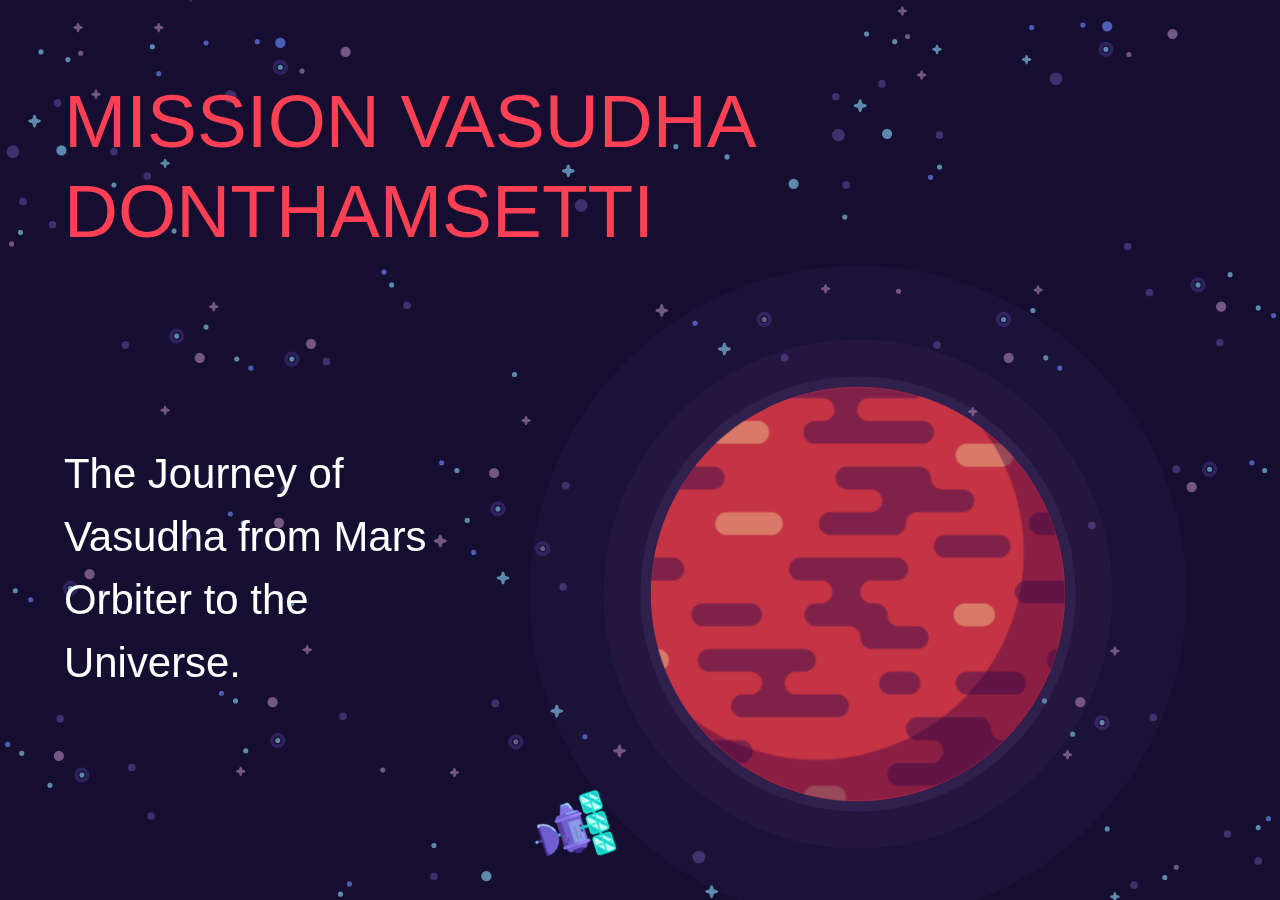
<file: index.html>
<!DOCTYPE html>
<html lang="en">
  <head>
    <meta charset="utf-8">
    <meta name="keywords" content="website,design,responsive,parallax,scrolling,isro,illustrator">
		<meta name="description" content="Responsive Website Design - Parallax Scrolling - No libraries/frameworks used.">
		<meta name="subject" content="Mars Orbiter Mission">
		<meta name="copyright" content="Avisek Das">
		<meta name="author" content="Avisek Das">
		<meta name="designer" content="Avisek Das">
		<meta name="reply-to" content="avisekdas555@gmail.com">
		<meta name="owner" content="Avisek Das">
		<meta name="url" content="https://avisek.github.io/Mars-Orbiter-Mission/">

    <title>Mars Orbiter Mission - Parallax Scrolling</title>
    <meta name="viewport" content="width=device-width, initial-scale=1, minimum-scale=1, maximum-scale=1, user-scalable=no">

    <link rel="preconnect" href="https://fonts.googleapis.com">
    <link rel="preconnect" href="https://fonts.gstatic.com" crossorigin>
    <link href="https://fonts.googleapis.com/css2?family=Comfortaa:wght@300;400;500;600;700&display=swap" rel="stylesheet">

    <link rel="stylesheet" href="css/main.css">
    <script type="module" src="js/main.js"></script>
  </head>

  <body>

    <div class="Parallax">
      <div class="Parallax_Scroll">
        <div class="Parallax_Preserve Scene Scene-1">
          <div class="Parallax_Layer Parallax_Layer-bg" style="--t: -119;">
            <svg class="Svg Svg-bg" id="s-bg" viewBox="0 0 1000 1000" width="100%" height="100%" preserveAspectRatio="xMidYMid slice" xmlns="http://www.w3.org/2000/svg" xmlns:xlink="http://www.w3.org/1999/xlink">
              <defs>
                <circle id="s-bg-circle" r="4"/>
                <path id="s-bg-star" d="M0-5C1.4-5,1.17-2.5,1.84-1.83S5-1.4,5,0,2.51,1.17,1.84,1.84,1.4,5,0,5-1.16,2.51-1.83,1.84-5,1.4-5,0-2.5-1.16-1.83-1.83-1.4-5,0-5Z"/>
                <g id="s-bg-glow">
                  <circle r="6" fill="#2d225d"/>
                  <circle r="3" fill="#150e30"/>
                  <circle r="2"/>
                </g>

                <use id="s-bg-circleSmViolet" xlink:href="#s-bg-circle" fill="#3c316d" transform="scale(0.75)"/>
                <use id="s-bg-circleSmBlue" xlink:href="#s-bg-circle" fill="#735681" transform="scale(0.5)"/>
                <use id="s-bg-circleSmCyan" xlink:href="#s-bg-circle" fill="#4e5eb7" transform="scale(0.5)"/>
                <use id="s-bg-circleSmWhite" xlink:href="#s-bg-circle" fill="#5d8aac" transform="scale(0.5)"/>
                <use id="s-bg-circleMdViolet" xlink:href="#s-bg-circle" fill="#3c316d" transform="scale(1.25)"/>
                <use id="s-bg-circleMdBlue" xlink:href="#s-bg-circle" fill="#735681"/>
                <use id="s-bg-circleMdCyan" xlink:href="#s-bg-circle" fill="#4e5eb7"/>
                <use id="s-bg-circleMdWhite" xlink:href="#s-bg-circle" fill="#5d8aac"/>
                <use id="s-bg-starSmBlue" xlink:href="#s-bg-star" fill="#735681" transform="scale(0.75)"/>
                <use id="s-bg-starSmWhite" xlink:href="#s-bg-star" fill="#5d8aac" transform="scale(0.75)"/>
                <use id="s-bg-starMdViolet" xlink:href="#s-bg-star" fill="#3c316d"/>
                <use id="s-bg-starMdBlue" xlink:href="#s-bg-star" fill="#735681"/>
                <use id="s-bg-starMdWhite" xlink:href="#s-bg-star" fill="#5d8aac"/>
                <use id="s-bg-starLgBlue" xlink:href="#s-bg-star" fill="#735681" transform="scale(1.25)"/>
                <use id="s-bg-glowBlue" xlink:href="#s-bg-glow" fill="#735681"/>
                <use id="s-bg-glowWhite" xlink:href="#s-bg-glow" fill="#5d8aac"/>
              </defs>

              <rect width="1000" height="1000" fill="#150e30"/>

              <use xlink:href="#s-bg-circleSmViolet" x="12" y="2"/>
              <use xlink:href="#s-bg-circleSmViolet" x="249" y="32"/>
              <use xlink:href="#s-bg-circleSmViolet" x="365" y="27"/>
              <use xlink:href="#s-bg-circleSmViolet" x="434" y="72"/>
              <use xlink:href="#s-bg-circleSmViolet" x="908" y="5"/>
              <use xlink:href="#s-bg-circleSmViolet" x="45" y="229"/>
              <use xlink:href="#s-bg-circleSmViolet" x="18" y="306"/>
              <use xlink:href="#s-bg-circleSmViolet" x="41" y="324"/>
              <use xlink:href="#s-bg-circleSmViolet" x="89" y="267"/>
              <use xlink:href="#s-bg-circleSmViolet" x="115" y="286"/>
              <use xlink:href="#s-bg-circleSmViolet" x="653" y="224"/>
              <use xlink:href="#s-bg-circleSmViolet" x="689" y="214"/>
              <use xlink:href="#s-bg-circleSmViolet" x="734" y="254"/>
              <use xlink:href="#s-bg-circleSmViolet" x="661" y="293"/>
              <use xlink:href="#s-bg-circleSmViolet" x="98" y="418"/>
              <use xlink:href="#s-bg-circleSmViolet" x="318" y="387"/>
              <use xlink:href="#s-bg-circleSmViolet" x="255" y="431"/>
              <use xlink:href="#s-bg-circleSmViolet" x="613" y="428"/>
              <use xlink:href="#s-bg-circleSmViolet" x="732" y="418"/>
              <use xlink:href="#s-bg-circleSmViolet" x="881" y="341"/>
              <use xlink:href="#s-bg-circleSmViolet" x="898" y="377"/>
              <use xlink:href="#s-bg-circleSmViolet" x="953" y="416"/>
              <use xlink:href="#s-bg-circleSmViolet" x="222" y="531"/>
              <use xlink:href="#s-bg-circleSmViolet" x="147" y="567"/>
              <use xlink:href="#s-bg-circleSmViolet" x="442" y="528"/>
              <use xlink:href="#s-bg-circleSmViolet" x="561" y="518"/>
              <use xlink:href="#s-bg-circleSmViolet" x="919" y="515"/>
              <use xlink:href="#s-bg-circleSmViolet" x="853" y="559"/>
              <use xlink:href="#s-bg-circleSmViolet" x="440" y="607"/>
              <use xlink:href="#s-bg-circleSmViolet" x="558" y="597"/>
              <use xlink:href="#s-bg-circleSmViolet" x="778" y="594"/>
              <use xlink:href="#s-bg-circleSmViolet" x="80" y="612"/>
              <use xlink:href="#s-bg-circleSmViolet" x="47" y="710"/>
              <use xlink:href="#s-bg-circleSmViolet" x="268" y="708"/>
              <use xlink:href="#s-bg-circleSmViolet" x="387" y="698"/>
              <use xlink:href="#s-bg-circleSmViolet" x="746" y="694"/>
              <use xlink:href="#s-bg-circleSmViolet" x="901" y="709"/>
              <use xlink:href="#s-bg-circleSmViolet" x="103" y="748"/>
              <use xlink:href="#s-bg-circleSmViolet" x="118" y="786"/>
              <use xlink:href="#s-bg-circleSmViolet" x="681" y="739"/>
              <use xlink:href="#s-bg-circleSmViolet" x="339" y="833"/>
              <use xlink:href="#s-bg-circleSmViolet" x="959" y="800"/>
              <use xlink:href="#s-bg-circleSmViolet" x="983" y="821"/>
              <use xlink:href="#s-bg-circleSmViolet" x="886" y="840"/>
              <use xlink:href="#s-bg-circleSmViolet" x="911" y="858"/>
              <use xlink:href="#s-bg-circleSmViolet" x="265" y="872"/>
              <use xlink:href="#s-bg-circleSmViolet" x="347" y="900"/>
              <use xlink:href="#s-bg-circleSmViolet" x="310" y="910"/>
              <use xlink:href="#s-bg-circleSmViolet" x="956" y="898"/>
              <use xlink:href="#s-bg-circleSmBlue" x="320" y="5"/>
              <use xlink:href="#s-bg-circleSmBlue" x="141" y="82"/>
              <use xlink:href="#s-bg-circleSmBlue" x="63" y="190"/>
              <use xlink:href="#s-bg-circleSmBlue" x="236" y="204"/>
              <use xlink:href="#s-bg-circleSmBlue" x="82" y="300"/>
              <use xlink:href="#s-bg-circleSmBlue" x="9" y="339"/>
              <use xlink:href="#s-bg-circleSmBlue" x="709" y="177"/>
              <use xlink:href="#s-bg-circleSmBlue" x="882" y="191"/>
              <use xlink:href="#s-bg-circleSmBlue" x="702" y="376"/>
              <use xlink:href="#s-bg-circleSmBlue" x="299" y="750"/>
              <use xlink:href="#s-bg-circleSmBlue" x="119" y="935"/>
              <use xlink:href="#s-bg-circleSmBlue" x="292" y="949"/>
              <use xlink:href="#s-bg-circleSmBlue" x="919" y="826"/>
              <use xlink:href="#s-bg-circleSmBlue" x="764" y="921"/>
              <use xlink:href="#s-bg-circleSmBlue" x="937" y="936"/>
              <use xlink:href="#s-bg-circleSmCyan" x="462" y="66"/>
              <use xlink:href="#s-bg-circleSmCyan" x="201" y="181"/>
              <use xlink:href="#s-bg-circleSmCyan" x="161" y="182"/>
              <use xlink:href="#s-bg-circleSmCyan" x="124" y="206"/>
              <use xlink:href="#s-bg-circleSmCyan" x="846" y="168"/>
              <use xlink:href="#s-bg-circleSmCyan" x="806" y="170"/>
              <use xlink:href="#s-bg-circleSmCyan" x="727" y="287"/>
              <use xlink:href="#s-bg-circleSmCyan" x="300" y="361"/>
              <use xlink:href="#s-bg-circleSmCyan" x="196" y="436"/>
              <use xlink:href="#s-bg-circleSmCyan" x="543" y="401"/>
              <use xlink:href="#s-bg-circleSmCyan" x="995" y="395"/>
              <use xlink:href="#s-bg-circleSmCyan" x="828" y="436"/>
              <use xlink:href="#s-bg-circleSmCyan" x="345" y="510"/>
              <use xlink:href="#s-bg-circleSmCyan" x="180" y="550"/>
              <use xlink:href="#s-bg-circleSmCyan" x="978" y="510"/>
              <use xlink:href="#s-bg-circleSmCyan" x="630" y="545"/>
              <use xlink:href="#s-bg-circleSmCyan" x="370" y="580"/>
              <use xlink:href="#s-bg-circleSmCyan" x="821" y="575"/>
              <use xlink:href="#s-bg-circleSmCyan" x="24" y="617"/>
              <use xlink:href="#s-bg-circleSmCyan" x="654" y="616"/>
              <use xlink:href="#s-bg-circleSmCyan" x="173" y="690"/>
              <use xlink:href="#s-bg-circleSmCyan" x="805" y="689"/>
              <use xlink:href="#s-bg-circleSmCyan" x="6" y="730"/>
              <use xlink:href="#s-bg-circleSmCyan" x="457" y="724"/>
              <use xlink:href="#s-bg-circleSmCyan" x="701" y="765"/>
              <use xlink:href="#s-bg-circleSmCyan" x="273" y="839"/>
              <use xlink:href="#s-bg-circleSmCyan" x="991" y="788"/>
              <use xlink:href="#s-bg-circleSmCyan" x="153" y="957"/>
              <use xlink:href="#s-bg-circleSmCyan" x="193" y="955"/>
              <use xlink:href="#s-bg-circleSmCyan" x="799" y="945"/>
              <use xlink:href="#s-bg-circleSmCyan" x="838" y="942"/>
              <use xlink:href="#s-bg-circleSmCyan" x="876" y="919"/>
              <use xlink:href="#s-bg-circleSmWhite" x="429" y="13"/>
              <use xlink:href="#s-bg-circleSmWhite" x="625" y="15"/>
              <use xlink:href="#s-bg-circleSmWhite" x="451" y="39"/>
              <use xlink:href="#s-bg-circleSmWhite" x="235" y="144"/>
              <use xlink:href="#s-bg-circleSmWhite" x="671" y="140"/>
              <use xlink:href="#s-bg-circleSmWhite" x="879" y="131"/>
              <use xlink:href="#s-bg-circleSmWhite" x="119" y="185"/>
              <use xlink:href="#s-bg-circleSmWhite" x="32" y="189"/>
              <use xlink:href="#s-bg-circleSmWhite" x="53" y="195"/>
              <use xlink:href="#s-bg-circleSmWhite" x="677" y="175"/>
              <use xlink:href="#s-bg-circleSmWhite" x="699" y="181"/>
              <use xlink:href="#s-bg-circleSmWhite" x="519" y="242"/>
              <use xlink:href="#s-bg-circleSmWhite" x="528" y="263"/>
              <use xlink:href="#s-bg-circleSmWhite" x="568" y="271"/>
              <use xlink:href="#s-bg-circleSmWhite" x="734" y="279"/>
              <use xlink:href="#s-bg-circleSmWhite" x="660" y="318"/>
              <use xlink:href="#s-bg-circleSmWhite" x="89" y="293"/>
              <use xlink:href="#s-bg-circleSmWhite" x="16" y="330"/>
              <use xlink:href="#s-bg-circleSmWhite" x="136" y="329"/>
              <use xlink:href="#s-bg-circleSmWhite" x="306" y="371"/>
              <use xlink:href="#s-bg-circleSmWhite" x="161" y="404"/>
              <use xlink:href="#s-bg-circleSmWhite" x="185" y="429"/>
              <use xlink:href="#s-bg-circleSmWhite" x="807" y="391"/>
              <use xlink:href="#s-bg-circleSmWhite" x="817" y="428"/>
              <use xlink:href="#s-bg-circleSmWhite" x="961" y="363"/>
              <use xlink:href="#s-bg-circleSmWhite" x="983" y="389"/>
              <use xlink:href="#s-bg-circleSmWhite" x="402" y="441"/>
              <use xlink:href="#s-bg-circleSmWhite" x="357" y="516"/>
              <use xlink:href="#s-bg-circleSmWhite" x="772" y="505"/>
              <use xlink:href="#s-bg-circleSmWhite" x="988" y="516"/>
              <use xlink:href="#s-bg-circleSmWhite" x="190" y="557"/>
              <use xlink:href="#s-bg-circleSmWhite" x="365" y="555"/>
              <use xlink:href="#s-bg-circleSmWhite" x="635" y="570"/>
              <use xlink:href="#s-bg-circleSmWhite" x="810" y="568"/>
              <use xlink:href="#s-bg-circleSmWhite" x="12" y="610"/>
              <use xlink:href="#s-bg-circleSmWhite" x="228" y="620"/>
              <use xlink:href="#s-bg-circleSmWhite" x="644" y="609"/>
              <use xlink:href="#s-bg-circleSmWhite" x="184" y="696"/>
              <use xlink:href="#s-bg-circleSmWhite" x="599" y="684"/>
              <use xlink:href="#s-bg-circleSmWhite" x="816" y="696"/>
              <use xlink:href="#s-bg-circleSmWhite" x="17" y="737"/>
              <use xlink:href="#s-bg-circleSmWhite" x="192" y="735"/>
              <use xlink:href="#s-bg-circleSmWhite" x="838" y="722"/>
              <use xlink:href="#s-bg-circleSmWhite" x="39" y="762"/>
              <use xlink:href="#s-bg-circleSmWhite" x="695" y="754"/>
              <use xlink:href="#s-bg-circleSmWhite" x="339" y="809"/>
              <use xlink:href="#s-bg-circleSmWhite" x="865" y="796"/>
              <use xlink:href="#s-bg-circleSmWhite" x="983" y="795"/>
              <use xlink:href="#s-bg-circleSmWhite" x="266" y="847"/>
              <use xlink:href="#s-bg-circleSmWhite" x="910" y="834"/>
              <use xlink:href="#s-bg-circleSmWhite" x="432" y="856"/>
              <use xlink:href="#s-bg-circleSmWhite" x="471" y="863"/>
              <use xlink:href="#s-bg-circleSmWhite" x="481" y="885"/>
              <use xlink:href="#s-bg-circleSmWhite" x="302" y="944"/>
              <use xlink:href="#s-bg-circleSmWhite" x="324" y="950"/>
              <use xlink:href="#s-bg-circleSmWhite" x="330" y="986"/>
              <use xlink:href="#s-bg-circleSmWhite" x="947" y="931"/>
              <use xlink:href="#s-bg-circleSmWhite" x="968" y="937"/>
              <use xlink:href="#s-bg-circleSmWhite" x="881" y="940"/>
              <use xlink:href="#s-bg-circleSmWhite" x="766" y="981"/>
              <use xlink:href="#s-bg-circleSmWhite" x="120" y="994"/>

              <use xlink:href="#s-bg-starSmBlue" x="281" y="25"/>
              <use xlink:href="#s-bg-starSmBlue" x="396" y="105"/>
              <use xlink:href="#s-bg-starSmBlue" x="61" y="170"/>
              <use xlink:href="#s-bg-starSmBlue" x="124" y="170"/>
              <use xlink:href="#s-bg-starSmBlue" x="75" y="222"/>
              <use xlink:href="#s-bg-starSmBlue" x="705" y="157"/>
              <use xlink:href="#s-bg-starSmBlue" x="720" y="207"/>
              <use xlink:href="#s-bg-starSmBlue" x="167" y="388"/>
              <use xlink:href="#s-bg-starSmBlue" x="645" y="374"/>
              <use xlink:href="#s-bg-starSmBlue" x="811" y="375"/>
              <use xlink:href="#s-bg-starSmBlue" x="129" y="469"/>
              <use xlink:href="#s-bg-starSmBlue" x="411" y="477"/>
              <use xlink:href="#s-bg-starSmBlue" x="760" y="470"/>
              <use xlink:href="#s-bg-starSmBlue" x="240" y="656"/>
              <use xlink:href="#s-bg-starSmBlue" x="589" y="649"/>
              <use xlink:href="#s-bg-starSmBlue" x="871" y="657"/>
              <use xlink:href="#s-bg-starSmBlue" x="188" y="751"/>
              <use xlink:href="#s-bg-starSmBlue" x="355" y="752"/>
              <use xlink:href="#s-bg-starSmBlue" x="834" y="738"/>
              <use xlink:href="#s-bg-starSmBlue" x="280" y="918"/>
              <use xlink:href="#s-bg-starSmBlue" x="295" y="970"/>
              <use xlink:href="#s-bg-starSmBlue" x="926" y="905"/>
              <use xlink:href="#s-bg-starSmBlue" x="876" y="957"/>
              <use xlink:href="#s-bg-starSmBlue" x="940" y="955"/>
              <use xlink:href="#s-bg-starSmWhite" x="732" y="187"/>
              <use xlink:href="#s-bg-starSmWhite" x="802" y="195"/>
              <use xlink:href="#s-bg-starSmWhite" x="129" y="276"/>
              <use xlink:href="#s-bg-starSmWhite" x="197" y="931"/>
              <use xlink:href="#s-bg-starSmWhite" x="266" y="938"/>
              <use xlink:href="#s-bg-starSmWhite" x="871" y="849"/>
              <use xlink:href="#s-bg-starSmWhite" x="911" y="925"/>

              <use xlink:href="#s-bg-circleMdViolet" x="825" y="210"/>
              <use xlink:href="#s-bg-circleMdViolet" x="655" y="254"/>
              <use xlink:href="#s-bg-circleMdViolet" x="454" y="309"/>
              <use xlink:href="#s-bg-circleMdViolet" x="180" y="224"/>
              <use xlink:href="#s-bg-circleMdViolet" x="10" y="267"/>
              <use xlink:href="#s-bg-circleMdViolet" x="546" y="818"/>
              <use xlink:href="#s-bg-circleMdViolet" x="345" y="872"/>
              <use xlink:href="#s-bg-circleMdViolet" x="990" y="860"/>
              <use xlink:href="#s-bg-circleMdViolet" x="821" y="903"/>
              <use xlink:href="#s-bg-circleMdViolet" x="176" y="915"/>
              <use xlink:href="#s-bg-circleMdBlue" x="645" y="7"/>
              <use xlink:href="#s-bg-circleMdBlue" x="742" y="11"/>
              <use xlink:href="#s-bg-circleMdBlue" x="85" y="38"/>
              <use xlink:href="#s-bg-circleMdBlue" x="422" y="36"/>
              <use xlink:href="#s-bg-circleMdBlue" x="270" y="189"/>
              <use xlink:href="#s-bg-circleMdBlue" x="916" y="175"/>
              <use xlink:href="#s-bg-circleMdBlue" x="954" y="388"/>
              <use xlink:href="#s-bg-circleMdBlue" x="243" y="417"/>
              <use xlink:href="#s-bg-circleMdBlue" x="156" y="428"/>
              <use xlink:href="#s-bg-circleMdBlue" x="788" y="428"/>
              <use xlink:href="#s-bg-circleMdBlue" x="386" y="518"/>
              <use xlink:href="#s-bg-circleMdBlue" x="931" y="529"/>
              <use xlink:href="#s-bg-circleMdBlue" x="218" y="557"/>
              <use xlink:href="#s-bg-circleMdBlue" x="782" y="567"/>
              <use xlink:href="#s-bg-circleMdBlue" x="70" y="597"/>
              <use xlink:href="#s-bg-circleMdBlue" x="614" y="608"/>
              <use xlink:href="#s-bg-circleMdBlue" x="213" y="697"/>
              <use xlink:href="#s-bg-circleMdBlue" x="844" y="697"/>
              <use xlink:href="#s-bg-circleMdBlue" x="757" y="708"/>
              <use xlink:href="#s-bg-circleMdBlue" x="46" y="739"/>
              <use xlink:href="#s-bg-circleMdBlue" x="730" y="938"/>
              <use xlink:href="#s-bg-circleMdBlue" x="84" y="951"/>
              <use xlink:href="#s-bg-circleMdCyan" x="865" y="169"/>
              <use xlink:href="#s-bg-circleMdCyan" x="219" y="182"/>
              <use xlink:href="#s-bg-circleMdCyan" x="780" y="943"/>
              <use xlink:href="#s-bg-circleMdCyan" x="134" y="957"/>
              <use xlink:href="#s-bg-circleMdWhite" x="693" y="253"/>
              <use xlink:href="#s-bg-circleMdWhite" x="48" y="266"/>
              <use xlink:href="#s-bg-circleMdWhite" x="620" y="292"/>
              <use xlink:href="#s-bg-circleMdWhite" x="380" y="833"/>
              <use xlink:href="#s-bg-circleMdWhite" x="951" y="858"/>
              <use xlink:href="#s-bg-circleMdWhite" x="307" y="872"/>

              <use xlink:href="#s-bg-starMdViolet" x="149" y="145"/>
              <use xlink:href="#s-bg-starMdViolet" x="794" y="132"/>
              <use xlink:href="#s-bg-starMdViolet" x="207" y="994"/>
              <use xlink:href="#s-bg-starMdViolet" x="852" y="982"/>
              <use xlink:href="#s-bg-starMdBlue" x="517" y="391"/>
              <use xlink:href="#s-bg-starMdBlue" x="344" y="571"/>
              <use xlink:href="#s-bg-starMdBlue" x="655" y="555"/>
              <use xlink:href="#s-bg-starMdBlue" x="484" y="735"/>
              <use xlink:href="#s-bg-starMdWhite" x="231" y="46"/>
              <use xlink:href="#s-bg-starMdWhite" x="889" y="19"/>
              <use xlink:href="#s-bg-starMdWhite" x="27" y="243"/>
              <use xlink:href="#s-bg-starMdWhite" x="444" y="282"/>
              <use xlink:href="#s-bg-starMdWhite" x="672" y="231"/>
              <use xlink:href="#s-bg-starMdWhite" x="566" y="421"/>
              <use xlink:href="#s-bg-starMdWhite" x="608" y="524"/>
              <use xlink:href="#s-bg-starMdWhite" x="393" y="600"/>
              <use xlink:href="#s-bg-starMdWhite" x="435" y="704"/>
              <use xlink:href="#s-bg-starMdWhite" x="556" y="845"/>
              <use xlink:href="#s-bg-starMdWhite" x="330" y="895"/>
              <use xlink:href="#s-bg-starMdWhite" x="974" y="882"/>

              <use xlink:href="#s-bg-starLgBlue" x="107" y="84"/>
              <use xlink:href="#s-bg-starLgBlue" x="623" y="36"/>
              <use xlink:href="#s-bg-starLgBlue" x="679" y="87"/>

              <use xlink:href="#s-bg-glowBlue" x="799" y="55"/>
              <use xlink:href="#s-bg-glowBlue" x="597" y="398"/>
              <use xlink:href="#s-bg-glowBlue" x="576" y="547"/>
              <use xlink:href="#s-bg-glowBlue" x="424" y="577"/>
              <use xlink:href="#s-bg-glowBlue" x="403" y="728"/>
              <use xlink:href="#s-bg-glowWhite" x="404" y="20"/>
              <use xlink:href="#s-bg-glowWhite" x="219" y="201"/>
              <use xlink:href="#s-bg-glowWhite" x="864" y="187"/>
              <use xlink:href="#s-bg-glowWhite" x="936" y="371"/>
              <use xlink:href="#s-bg-glowWhite" x="784" y="398"/>
              <use xlink:href="#s-bg-glowWhite" x="138" y="411"/>
              <use xlink:href="#s-bg-glowWhite" x="228" y="429"/>
              <use xlink:href="#s-bg-glowWhite" x="945" y="515"/>
              <use xlink:href="#s-bg-glowWhite" x="389" y="546"/>
              <use xlink:href="#s-bg-glowWhite" x="610" y="577"/>
              <use xlink:href="#s-bg-glowWhite" x="55" y="608"/>
              <use xlink:href="#s-bg-glowWhite" x="772" y="695"/>
              <use xlink:href="#s-bg-glowWhite" x="861" y="713"/>
              <use xlink:href="#s-bg-glowWhite" x="217" y="727"/>
              <use xlink:href="#s-bg-glowWhite" x="64" y="754"/>
              <use xlink:href="#s-bg-glowWhite" x="781" y="923"/>
              <use xlink:href="#s-bg-glowWhite" x="136" y="936"/>

            </svg>
          </div>
          <div class="Parallax_Layer Parallax_Layer-mars" style="--t: 30;">
            <div class="Positioner Positioner-mars">
              <svg class="Svg Svg-mars" id="s-mars" viewBox="0 0 640 640" overflow="visible" xmlns="http://www.w3.org/2000/svg">
                <defs>
                  <clipPath id="s-mars-clip">
                    <circle cx="320" cy="320" r="200"/>
                    <!-- Chrome rendering bug fix -->
                    <rect x="-595" y="-153" width="1" height="1"/>
                    <rect x="1259" y="814" width="1" height="1"/>
                  </clipPath>
                  <mask id="s-mars-shadowCutout">
                    <rect x="120" y="120" width="400" height="540" fill="white"/>
                    <circle cx="280" cy="280" r="200" fill="black"/>
                  </mask>
                </defs>

                <circle cx="320" cy="320" r="320" fill="#855ba9" opacity="0.06">
                  <animate attributeName="r" values="320; 300; 320" dur="5s" calcMode="spline" keySplines="0.5 0 0.5 1; 0.5 0 0.5 1" repeatCount="indefinite"/>
                </circle>
                <circle cx="320" cy="320" r="260" fill="#855ba9" opacity="0.08">
                  <animate attributeName="r" values="255; 245; 255" dur="5s" begin="-1.25s" calcMode="spline" keySplines="0.5 0 0.5 1; 0.5 0 0.5 1" repeatCount="indefinite"/>
                </circle>
                <circle cx="320" cy="320" r="210" fill="#855ba9" opacity="0.14"/>
                <circle cx="320" cy="320" r="200" fill="#c53445"/>

                <g clip-path="url(#s-mars-clip)">
                  <g id="s-mars-surface">
                    <g opacity="0.35">
                      <g fill="#000052">
                        <path d="M316,142a11,11,0,0,1-11,11h-8a11,11,0,0,0-11,11h0a11,11,0,0,0,11,11H401a11,11,0,0,0,11-11h0a11,11,0,0,0-11-11H349a11,11,0,0,1-11-11h0a11,11,0,0,1,11-11h44a11,11,0,0,0,11-11h0a11,11,0,0,0-11-11H267a11,11,0,0,0-11,11h0a11,11,0,0,0,11,11h38a11,11,0,0,1,11,11Z"/>
                        <path d="M312,241a11,11,0,0,0-11,11h0a11,11,0,0,0,11,11h62a11,11,0,0,0,11-11h0a11,11,0,0,1,11-11h44a11,11,0,0,0,11-11h0a11,11,0,0,0-11-11H420a11,11,0,0,1-11-11h0a11,11,0,0,0-11-11H328a11,11,0,0,0-11,11h0a11,11,0,0,0,11,11h23a11,11,0,0,1,11,11h0a11,11,0,0,1-11,11Z"/>
                        <path d="M272,296a11,11,0,0,0,11,11h20a11,11,0,0,1,11,11h0a11,11,0,0,1-11,11h-5a11,11,0,0,0-11,11h0a11,11,0,0,0,11,11h32a11,11,0,0,1,11,11h0a11,11,0,0,0,11,11h44a11,11,0,0,0,11-11h0a11,11,0,0,0-11-11H378a11,11,0,0,1-11-11h0a11,11,0,0,0-11-11h-4a11,11,0,0,1-11-11h0a11,11,0,0,1,11-11h24a11,11,0,0,0,11-11h0a11,11,0,0,0-11-11H283a11,11,0,0,0-11,11Z"/>
                        <path d="M227,417a11,11,0,0,0-11,11h0a11,11,0,0,0,11,11h92a11,11,0,0,0,11-11h0a11,11,0,0,0-11-11H279a11,11,0,0,1-11-11h0a11,11,0,0,1,11-11h8a11,11,0,0,0,11-11h0a11,11,0,0,0-11-11H195a11,11,0,0,0-11,11h0a11,11,0,0,0,11,11h40a11,11,0,0,1,11,11h0a11,11,0,0,1-11,11Z"/>
                        <path d="M467,450a11,11,0,0,0-11-11H396a11,11,0,0,0-11,11h0a11,11,0,0,0,11,11h14a11,11,0,0,1,11,11h0a11,11,0,0,1-11,11H378a11,11,0,0,0-11,11h0a11,11,0,0,0,11,11h62a11,11,0,0,0,11-11h0a11,11,0,0,1,11-11h33a11,11,0,0,0,11-11h0a11,11,0,0,0-11-11H478a11,11,0,0,1-11-11Z"/>
                        <path d="M710,384a11,11,0,0,0-11-11H639a11,11,0,0,0-11,11h0a11,11,0,0,0,11,11h14a11,11,0,0,1,11,11h0a11,11,0,0,1-11,11H621a11,11,0,0,0-11,11h0a11,11,0,0,0,11,11h62a11,11,0,0,0,11-11h0a11,11,0,0,1,11-11h33a11,11,0,0,0,11-11h0a11,11,0,0,0-11-11H721a11,11,0,0,1-11-11Z"/>
                        <path d="M587,505a11,11,0,0,0-11,11h0a11,11,0,0,0,11,11H713a11,11,0,0,0,11-11h0a11,11,0,0,0-11-11H669a11,11,0,0,1-11-11h0a11,11,0,0,1,11-11h52a11,11,0,0,0,11-11h0a11,11,0,0,0-11-11H617a11,11,0,0,0-11,11h0a11,11,0,0,0,11,11h8a11,11,0,0,1,11,11h0a11,11,0,0,1-11,11Z"/>
                        <path d="M603,329a11,11,0,0,0-11,11h0a11,11,0,0,0,11,11h93a11,11,0,0,0,11-11h0a11,11,0,0,0-11-11H672a11,11,0,0,1-11-11h0a11,11,0,0,1,11-11h4a11,11,0,0,0,11-11h0a11,11,0,0,1,11-11h18a11,11,0,0,0,11-11h0a11,11,0,0,0-11-11H672a11,11,0,0,0-11,11h0a11,11,0,0,1-11,11H618a11,11,0,0,0-11,11h0a11,11,0,0,0,11,11h5a11,11,0,0,1,11,11h0a11,11,0,0,1-11,11Z"/>
                        <path d="M536,208a11,11,0,0,0,11,11h8a11,11,0,0,1,11,11h0a11,11,0,0,1-11,11H515a11,11,0,0,0-11,11h0a11,11,0,0,0,11,11h92a11,11,0,0,0,11-11h0a11,11,0,0,0-11-11h-8a11,11,0,0,1-11-11h0a11,11,0,0,1,11-11h40a11,11,0,0,0,11-11h0a11,11,0,0,0-11-11H547a11,11,0,0,0-11,11Z"/>
                        <path d="M503,648a11,11,0,0,0,11,11h40a11,11,0,0,1,11,11h0a11,11,0,0,1-11,11h-8a11,11,0,0,0-11,11h0a11,11,0,0,0,11,11h92a11,11,0,0,0,11-11h0a11,11,0,0,0-11-11H598a11,11,0,0,1-11-11h0a11,11,0,0,1,11-11h8a11,11,0,0,0,11-11h0a11,11,0,0,0-11-11H514a11,11,0,0,0-11,11Z"/>
                        <path d="M390,560a11,11,0,0,0,11,11h14a11,11,0,0,1,11,11h0a11,11,0,0,1-11,11H368a11,11,0,0,0-11,11h0a11,11,0,0,0,11,11h99a11,11,0,0,0,11-11h0a11,11,0,0,0-11-11h-8a11,11,0,0,1-11-11h0a11,11,0,0,1,11-11h38a11,11,0,0,0,11-11h0a11,11,0,0,0-11-11H401a11,11,0,0,0-11,11Z"/>
                        <path d="M379,692a11,11,0,0,0,11,11h62a11,11,0,0,0,11-11h0a11,11,0,0,0-11-11H413a11,11,0,0,1-11-11h0a11,11,0,0,1,11-11h23a11,11,0,0,0,11-11h0a11,11,0,0,0-11-11H366a11,11,0,0,0-11,11h0a11,11,0,0,1-11,11H324a11,11,0,0,0-11,11h0a11,11,0,0,0,11,11h44a11,11,0,0,1,11,11Z"/>
                        <path d="M423,802a11,11,0,0,1,11-11h32a11,11,0,0,0,11-11h0a11,11,0,0,0-11-11h-5a11,11,0,0,1-11-11h0a11,11,0,0,1,11-11h20a11,11,0,0,0,11-11h0a11,11,0,0,0-11-11H388a11,11,0,0,0-11,11h0a11,11,0,0,0,11,11h24a11,11,0,0,1,11,11h0a11,11,0,0,1-11,11h-4a11,11,0,0,0-11,11h0a11,11,0,0,1-11,11H368a11,11,0,0,0-11,11h0a11,11,0,0,0,11,11h44a11,11,0,0,0,11-11Z"/>
                        <path d="M153,780a11,11,0,0,0-11-11h-9a11,11,0,0,1-11-11h0a11,11,0,0,1,11-11h33a11,11,0,0,0,11-11h0a11,11,0,0,0-11-11H89a11,11,0,0,0-11,11h0a11,11,0,0,0,11,11h0a11,11,0,0,1,11,11h0a11,11,0,0,1-11,11H58a11,11,0,0,0-11,11h0a11,11,0,0,0,11,11h84a11,11,0,0,0,11-11Z"/>
                        <path d="M157,681a11,11,0,0,0-11,11h0a11,11,0,0,0,11,11h92a11,11,0,0,0,11-11h0a11,11,0,0,0-11-11H209a11,11,0,0,1-11-11h0a11,11,0,0,1,11-11h8a11,11,0,0,0,11-11h0a11,11,0,0,0-11-11H125a11,11,0,0,0-11,11h0a11,11,0,0,0,11,11h40a11,11,0,0,1,11,11h0a11,11,0,0,1-11,11Z"/>
                        <path d="M137,516a11,11,0,0,0,11,11h60a11,11,0,0,0,11-11h0a11,11,0,0,0-11-11H194a11,11,0,0,1-11-11h0a11,11,0,0,1,11-11h32a11,11,0,0,0,11-11h0a11,11,0,0,0-11-11H164a11,11,0,0,0-11,11h0a11,11,0,0,1-11,11H109a11,11,0,0,0-11,11h0a11,11,0,0,0,11,11h17a11,11,0,0,1,11,11Z"/>
                        <path d="M956,142a11,11,0,0,1-11,11h-8a11,11,0,0,0-11,11h0a11,11,0,0,0,11,11h104a11,11,0,0,0,11-11h0a11,11,0,0,0-11-11H989a11,11,0,0,1-11-11h0a11,11,0,0,1,11-11h44a11,11,0,0,0,11-11h0a11,11,0,0,0-11-11H907a11,11,0,0,0-11,11h0a11,11,0,0,0,11,11h38a11,11,0,0,1,11,11Z"/>
                        <path d="M952,241a11,11,0,0,0-11,11h0a11,11,0,0,0,11,11h62a11,11,0,0,0,11-11h0a11,11,0,0,1,11-11h44a11,11,0,0,0,11-11h0a11,11,0,0,0-11-11h-20a11,11,0,0,1-11-11h0a11,11,0,0,0-11-11H968a11,11,0,0,0-11,11h0a11,11,0,0,0,11,11h23a11,11,0,0,1,11,11h0a11,11,0,0,1-11,11Z"/>
                        <path d="M912,296a11,11,0,0,0,11,11h20a11,11,0,0,1,11,11h0a11,11,0,0,1-11,11h-5a11,11,0,0,0-11,11h0a11,11,0,0,0,11,11h32a11,11,0,0,1,11,11h0a11,11,0,0,0,11,11h44a11,11,0,0,0,11-11h0a11,11,0,0,0-11-11h-18a11,11,0,0,1-11-11h0a11,11,0,0,0-11-11h-4a11,11,0,0,1-11-11h0a11,11,0,0,1,11-11h24a11,11,0,0,0,11-11h0a11,11,0,0,0-11-11H923a11,11,0,0,0-11,11Z"/>
                        <path d="M824,384a11,11,0,0,0,11,11h40a11,11,0,0,1,11,11h0a11,11,0,0,1-11,11h-8a11,11,0,0,0-11,11h0a11,11,0,0,0,11,11h92a11,11,0,0,0,11-11h0a11,11,0,0,0-11-11H919a11,11,0,0,1-11-11h0a11,11,0,0,1,11-11h8a11,11,0,0,0,11-11h0a11,11,0,0,0-11-11H835a11,11,0,0,0-11,11Z"/>
                        <path d="M1091,494a11,11,0,0,1,11-11h33a11,11,0,0,0,11-11h0a11,11,0,0,0-11-11h-17a11,11,0,0,1-11-11h0a11,11,0,0,0-11-11h-60a11,11,0,0,0-11,11h0a11,11,0,0,0,11,11h14a11,11,0,0,1,11,11h0a11,11,0,0,1-11,11h-32a11,11,0,0,0-11,11h0a11,11,0,0,0,11,11h62a11,11,0,0,0,11-11Z"/>
                        <path d="M1137,571a11,11,0,0,0,11-11h0a11,11,0,0,0-11-11h-96a11,11,0,0,0-11,11h0a11,11,0,0,0,11,11h14a11,11,0,0,1,11,11h0a11,11,0,0,1-11,11h-47a11,11,0,0,0-11,11h0a11,11,0,0,0,11,11h99a11,11,0,0,0,11-11h0a11,11,0,0,0-11-11h-8a11,11,0,0,1-11-11h0a11,11,0,0,1,11-11Z"/>
                        <path d="M1019,692a11,11,0,0,0,11,11h62a11,11,0,0,0,11-11h0a11,11,0,0,0-11-11h-39a11,11,0,0,1-11-11h0a11,11,0,0,1,11-11h23a11,11,0,0,0,11-11h0a11,11,0,0,0-11-11h-70a11,11,0,0,0-11,11h0a11,11,0,0,1-11,11H964a11,11,0,0,0-11,11h0a11,11,0,0,0,11,11h44a11,11,0,0,1,11,11Z"/>
                        <path d="M1017,736a11,11,0,0,0,11,11h24a11,11,0,0,1,11,11h0a11,11,0,0,1-11,11h-4a11,11,0,0,0-11,11h0a11,11,0,0,1-11,11h-18a11,11,0,0,0-11,11h0a11,11,0,0,0,11,11h44a11,11,0,0,0,11-11h0a11,11,0,0,1,11-11h32a11,11,0,0,0,11-11h0a11,11,0,0,0-11-11h-5a11,11,0,0,1-11-11h0a11,11,0,0,1,11-11h20a11,11,0,0,0,11-11h0a11,11,0,0,0-11-11h-93a11,11,0,0,0-11,11Z"/>
                        <path d="M806,747a11,11,0,0,0,11-11h0a11,11,0,0,0-11-11H729a11,11,0,0,0-11,11h0a11,11,0,0,0,11,11h0a11,11,0,0,1,11,11h0a11,11,0,0,1-11,11H698a11,11,0,0,0-11,11h0a11,11,0,0,0,11,11h84a11,11,0,0,0,11-11h0a11,11,0,0,0-11-11h-9a11,11,0,0,1-11-11h0a11,11,0,0,1,11-11Z"/>
                        <path d="M900,692a11,11,0,0,0-11-11H849a11,11,0,0,1-11-11h0a11,11,0,0,1,11-11h8a11,11,0,0,0,11-11h0a11,11,0,0,0-11-11H765a11,11,0,0,0-11,11h0a11,11,0,0,0,11,11h40a11,11,0,0,1,11,11h0a11,11,0,0,1-11,11h-8a11,11,0,0,0-11,11h0a11,11,0,0,0,11,11h92a11,11,0,0,0,11-11Z"/>
                        <path d="M738,494a11,11,0,0,0,11,11h17a11,11,0,0,1,11,11h0a11,11,0,0,0,11,11h60a11,11,0,0,0,11-11h0a11,11,0,0,0-11-11H834a11,11,0,0,1-11-11h0a11,11,0,0,1,11-11h32a11,11,0,0,0,11-11h0a11,11,0,0,0-11-11H804a11,11,0,0,0-11,11h0a11,11,0,0,1-11,11H749a11,11,0,0,0-11,11Z"/>
                      </g>
                      <g fill="#000052">
                        <rect x="112" y="109" width="60" height="22" rx="11"/>
                        <rect x="135" y="197" width="75" height="22" rx="11"/>
                        <rect x="105" y="285" width="66" height="22" rx="11"/>
                        <rect x="178" y="329" width="68" height="22" rx="11"/>
                        <rect x="492" y="153" width="104" height="22" rx="11"/>
                        <rect x="660" y="153" width="60" height="22" rx="11"/>
                        <rect x="691" y="219" width="55" height="22" rx="11"/>
                        <rect x="412" y="263" width="74" height="22" rx="11"/>
                        <rect x="490" y="307" width="69" height="22" rx="11"/>
                        <rect x="521" y="373" width="65" height="22" rx="11"/>
                        <rect x="359" y="395" width="40" height="22" rx="11"/>
                        <rect x="433" y="395" width="68" height="22" rx="11"/>
                        <rect x="239" y="549" width="77" height="22" rx="11"/>
                        <rect x="188" y="593" width="104" height="22" rx="11"/>
                        <rect x="205" y="747" width="69" height="22" rx="11"/>
                        <rect x="511" y="593" width="60" height="22" rx="11"/>
                        <rect x="640" y="593" width="60" height="22" rx="11"/>
                        <rect x="828" y="593" width="104" height="22" rx="11"/>
                        <rect x="1151" y="593" width="60" height="22" rx="11"/>
                        <rect x="1143" y="637" width="114" height="22" rx="11"/>
                        <rect x="879" y="549" width="77" height="22" rx="11"/>
                        <rect x="660" y="637" width="60" height="22" rx="11"/>
                        <rect x="520" y="725" width="66" height="22" rx="11"/>
                        <rect x="538" y="769" width="90" height="22" rx="11"/>
                        <rect x="845" y="747" width="69" height="22" rx="11"/>
                        <rect x="752" y="109" width="60" height="22" rx="11"/>
                        <rect x="775" y="197" width="75" height="22" rx="11"/>
                        <rect x="745" y="285" width="66" height="22" rx="11"/>
                        <rect x="818" y="329" width="68" height="22" rx="11"/>
                        <rect x="1132" y="153" width="104" height="22" rx="11"/>
                        <rect x="1144" y="241" width="114" height="22" rx="11"/>
                        <rect x="1052" y="263" width="74" height="22" rx="11"/>
                        <rect x="1130" y="307" width="69" height="22" rx="11"/>
                        <rect x="999" y="395" width="40" height="22" rx="11"/>
                        <rect x="1073" y="395" width="68" height="22" rx="11"/>
                      </g>
                      <g fill="#ffffad">
                        <rect x="193" y="153" width="60" height="22" rx="11"/>
                        <rect x="201" y="241" width="65" height="22" rx="11"/>
                        <rect x="117" y="373" width="39" height="22" rx="11"/>
                        <rect x="433" y="175" width="56" height="22" rx="11"/>
                        <rect x="576" y="109" width="60" height="22" rx="11"/>
                        <rect x="537" y="439" width="40" height="22" rx="11"/>
                        <rect x="431" y="329" width="40" height="22" rx="11"/>
                        <rect x="98" y="549" width="60" height="22" rx="11"/>
                        <rect x="286" y="505" width="41" height="22" rx="11"/>
                        <rect x="303" y="725" width="40" height="22" rx="11"/>
                        <rect x="545" y="549" width="60" height="22" rx="11"/>
                        <rect x="738" y="549" width="60" height="22" rx="11"/>
                        <rect x="926" y="505" width="41" height="22" rx="11"/>
                        <rect x="943" y="725" width="40" height="22" rx="11"/>
                        <rect x="629" y="725" width="40" height="22" rx="11"/>
                        <rect x="833" y="153" width="60" height="22" rx="11"/>
                        <rect x="841" y="241" width="65" height="22" rx="11"/>
                        <rect x="757" y="373" width="39" height="22" rx="11"/>
                        <rect x="1073" y="175" width="56" height="22" rx="11"/>
                        <rect x="1071" y="329" width="40" height="22" rx="11"/>
                      </g>
                      <animateTransform attributeName="transform" attributeType="XML" type="translate" from="0" to="-640" dur="25s" repeatCount="indefinite"/>
                    </g>
                  </g>
                  <g id="s-mars-shadow">
                    <rect x="120" y="120" width="400" height="540" mask="url(#s-mars-shadowCutout)" fill="#360043" opacity="0.4"/>
                  </g>
                </g>
              </svg>
            </div>
          </div>
          <div class="Parallax_Layer Parallax_Layer-orbiter" style="--t: 30;">
            <div class="Positioner Positioner-orbiter">
              <svg class="Svg Svg-orbiter" viewBox="0 0 640 640" overflow="visible" xmlns="http://www.w3.org/2000/svg" xmlns:xlink="http://www.w3.org/1999/xlink">
                <g id="s-orbiter-spacecraft">
                  <g transform="rotate(-38) scale(1.5) translate(-37 -28)">
                    <g id="s-orbiter-spacecraftFire">
                      <path d="M62,26H58.45a4,4,0,1,0,0,4H62a2,2,0,0,0,0-4Zm8,0a2,2,0,1,0,2,2A2,2,0,0,0,70,26Z" fill="#fff"/>
                      <path d="M62,26H58.45a4,4,0,1,0,0,4H62a2,2,0,0,0,0-4Zm8,0a2,2,0,1,0,2,2A2,2,0,0,0,70,26Z" fill="none" stroke="#ffc521" stroke-linecap="round" stroke-linejoin="round" stroke-width="1.5"/>
                    </g>
                    <g>
                      <line x1="37" y1="38" x2="37" y2="35" fill="#1ae8d1" stroke="#17ccc9" stroke-miterlimit="10" stroke-width="2"/>
                      <polygon points="37 52 37.5 48 36.5 48 37 52" fill="#67a7dc" stroke="#593e9c" stroke-linecap="round" stroke-linejoin="round"/>
                      <circle cx="37" cy="52" r="0.5" fill="#abddf7" stroke="#82c2f0" stroke-linecap="round" stroke-linejoin="round"/>
                      <g>
                        <path d="M27,48h0A10,10,0,0,1,37,38h0A10,10,0,0,1,47,48H27Z" fill="#715fd1"/>
                        <path d="M27,48h0A10,10,0,0,1,37,38h0A10,10,0,0,1,47,48H27Z" fill="none" stroke="#715fd1" stroke-linecap="round" stroke-linejoin="round"/>
                        <path d="M27,48h0A10,10,0,0,1,37,38h0A10,10,0,0,1,47,48H27Z" fill="none" stroke="#4a2b94" stroke-linecap="round" stroke-linejoin="round" stroke-dasharray="0 30 24"/>
                        <path d="M27,48h0A10,10,0,0,1,37,38h0A10,10,0,0,1,47,48H27Z" fill="none" stroke="#abddf7" stroke-linecap="round" stroke-linejoin="round" stroke-dasharray="12 38"/>
                      </g>
                    </g>
                    <g>
                      <line x1="47" y1="24" x2="47" y2="32" fill="none" stroke="#715fd1" stroke-linecap="round" stroke-linejoin="round" stroke-width="6"/>
                      <rect x="29" y="19" width="16" height="18" transform="translate(9 65) rotate(-90)" fill="#715fd1"/>
                      <rect x="35.5" y="25.5" width="3" height="18" transform="translate(2.5 71.5) rotate(-90)" fill="#593e9c"/>
                      <rect x="34" y="18" width="8" height="14" rx="1" transform="translate(13 63) rotate(-90)" fill="#8a9ee6"/>
                      <line x1="35" y1="22" x2="39" y2="22" fill="none" stroke="#361870" stroke-linecap="round" stroke-linejoin="round"/>
                      <line x1="41" y1="24" x2="43" y2="24" fill="none" stroke="#4a2b94" stroke-linecap="round" stroke-linejoin="round" opacity="0.25"/>
                      <line x1="35" y1="26" x2="43" y2="26" fill="none" stroke="#4a2b94" stroke-linecap="round" stroke-linejoin="round" opacity="0.25"/>
                      <line x1="41" y1="32" x2="43" y2="32" fill="none" stroke="#4a2b94" stroke-linecap="round" stroke-linejoin="round" opacity="0.5"/>
                      <line x1="38" y1="34" x2="43" y2="34" fill="none" stroke="#8472e8" stroke-linecap="round" stroke-linejoin="round" opacity="0.5"/>
                      <g>
                        <polygon points="26 32.5 19.5 30 19.5 25.5 26 23 26 32.5" fill="#8472e8"/>
                        <polygon points="26 32.5 19.5 30 19.5 25.5 26 23 26 32.5" fill="none" stroke="#8472e8" stroke-linecap="round" stroke-linejoin="round"/>
                        <polygon points="26 32.5 19.5 30 19.5 25.5 26 23 26 32.5" fill="none" stroke="#82c2f0" stroke-linecap="round" stroke-linejoin="round" stroke-dasharray="0 7 8 100"/>
                        <polygon points="26 32.5 19.5 30 19.5 25.5 26 23 26 32.5" fill="none" stroke="#abddf7" stroke-linecap="round" stroke-linejoin="round" stroke-dasharray="0 10 5 100"/>
                      </g>
                      <line x1="27" y1="22" x2="27" y2="34" fill="none" stroke="#715fd1" stroke-linecap="round" stroke-linejoin="round" stroke-width="4"/>
                      <line x1="25.5" y1="22" x2="25.5" y2="28" fill="none" stroke="#82c2f0" stroke-linecap="round" stroke-linejoin="round"/>
                      <line x1="46" y1="20" x2="46" y2="36" fill="none" stroke="#8472e8" stroke-linecap="round" stroke-linejoin="round" stroke-width="2"/>
                      <line x1="46" y1="20" x2="46" y2="26" fill="none" stroke="#9b81f7" stroke-linecap="round" stroke-linejoin="round" stroke-width="2"/>
                      <line x1="28" y1="20" x2="28" y2="36" fill="none" stroke="#8472e8" stroke-linecap="round" stroke-linejoin="round" stroke-width="2"/>
                      <line x1="28" y1="20" x2="28" y2="26" fill="none" stroke="#9b81f7" stroke-linecap="round" stroke-linejoin="round" stroke-width="2"/>
                      <line x1="51" y1="27" x2="51" y2="29" fill="none" stroke="#361870" stroke-linecap="round" stroke-linejoin="round" stroke-width="2"/>
                      <line x1="51" y1="27" x2="51" y2="28" fill="none" stroke="#4a2b94" stroke-linecap="round" stroke-linejoin="round" stroke-width="2"/>
                      <line x1="50" y1="25.5" x2="50" y2="30.5" fill="none" stroke="#361870" stroke-linecap="round" stroke-linejoin="round" stroke-width="2"/>
                      <line x1="50" y1="25.5" x2="50" y2="29.25" fill="none" stroke="#4a2b94" stroke-linecap="round" stroke-linejoin="round" stroke-width="2"/>
                    </g>
                    <g>
                      <line x1="37" y1="22.5" x2="37" y2="17" fill="#1ae8d1" stroke="#17ccc9" stroke-miterlimit="10" stroke-width="2"/>
                      <line x1="29" y1="11" x2="31" y2="11" fill="#1ae8d1" stroke="#17ccc9" stroke-miterlimit="10" stroke-width="2"/>
                      <line x1="43" y1="11" x2="45" y2="11" fill="#1ae8d1" stroke="#17ccc9" stroke-miterlimit="10" stroke-width="2"/>
                      <g>
                        <rect x="17" y="5" width="12" height="12" rx="2" transform="translate(12 34) rotate(-90)" fill="#17ccc9"/>
                        <polygon points="17 10.59 17 13.41 25.41 5 22.59 5 17 10.59" fill="#bdfffa"/>
                        <path d="M29,9.83V6l-.91-.91-11,11L18,17h3.83Z" fill="#bdfffa"/>
                        <line x1="17" y1="11" x2="29" y2="11" fill="#17ccc9" stroke="#1ae8d1" stroke-miterlimit="10"/>
                        <line x1="23" y1="5" x2="23" y2="17" fill="#17ccc9" stroke="#1ae8d1" stroke-miterlimit="10"/>
                        <rect x="17" y="5" width="12" height="12" rx="2" transform="translate(12 34) rotate(-90)" fill="none" stroke="#1ae8d1" stroke-miterlimit="10"/>
                      </g>
                      <g>
                        <rect x="31" y="5" width="12" height="12" rx="2" transform="translate(26 48) rotate(-90)" fill="#17ccc9"/>
                        <polygon points="31 10.59 31 13.41 39.41 5 36.59 5 31 10.59" fill="#bdfffa"/>
                        <path d="M43,9.83V6l-.91-.91-11,11L32,17h3.83Z" fill="#bdfffa"/>
                        <line x1="31" y1="11" x2="43" y2="11" fill="#17ccc9" stroke="#1ae8d1" stroke-miterlimit="10"/>
                        <line x1="37" y1="5" x2="37" y2="17" fill="#17ccc9" stroke="#1ae8d1" stroke-miterlimit="10"/>
                        <rect x="31" y="5" width="12" height="12" rx="2" transform="translate(26 48) rotate(-90)" fill="none" stroke="#1ae8d1" stroke-miterlimit="10"/>
                      </g>
                      <g>
                        <rect x="45" y="5" width="12" height="12" rx="2" transform="translate(40 62) rotate(-90)" fill="#17ccc9"/>
                        <polygon points="45 10.59 45 13.41 53.41 5 50.59 5 45 10.59" fill="#bdfffa"/>
                        <path d="M57,9.83V6l-.91-.91-11,11L46,17h3.83Z" fill="#bdfffa"/>
                        <line x1="45" y1="11" x2="57" y2="11" fill="#17ccc9" stroke="#1ae8d1" stroke-miterlimit="10"/>
                        <line x1="51" y1="5" x2="51" y2="17" fill="#17ccc9" stroke="#1ae8d1" stroke-miterlimit="10"/>
                        <rect x="45" y="5" width="12" height="12" rx="2" transform="translate(40 62) rotate(-90)" fill="none" stroke="#1ae8d1" stroke-miterlimit="10"/>
                      </g>
                    </g>
                  </g>
                </g>

                <path id="s-orbiter-orbit" opacity="0" d="M36.32,541.64c49.25,63,309.29-140.13,332.93-158.6S652.94,161.4,603.68,98.36,294.39,238.49,270.75,257-12.94,478.6,36.32,541.64" fill="none" stroke="#cf2f55" stroke-width="4"/>

                <animateMotion xlink:href="#s-orbiter-spacecraft" dur="50s" keyPoints="0; 0.5; 1" keyTimes="0; 0.5; 1" calcMode="spline" keySplines="0.35, 0.15, 0.65, 0.85; 0.35, 0.15, 0.65, 0.85" repeatCount="indefinite">
                  <mpath xlink:href="#s-orbiter-orbit"/>
                </animateMotion>
                <animateTransform xlink:href="#s-orbiter-spacecraft" attributeName="transform" attributeType="XML" type="rotate" keyTimes="0; 0.2; 1" values="100; 120; 20" dur="18s" fill="freeze" calcMode="spline" keySplines="0.3, 1, 0.75, 1; 0.6, 0, 0.4, 1"/>

                <animateTransform xlink:href="#s-orbiter-spacecraftFire" attributeName="transform" attributeType="XML" type="translate" values="52 28" fill="freeze"/>
                <animateTransform xlink:href="#s-orbiter-spacecraftFire" attributeName="transform" attributeType="XML" type="scale" keyTimes="0; 0.1; 0.15; 0.5; 0.55; 0.8; 0.9; 1" values="0; 0; 1; 1; 0.7; 0.7; 0; 0;" dur="8s" calcMode="spline" keySplines="0.5 0 0.5 1; 0.5 0 0.5 1; 0.5 0 0.5 1; 0.5 0 0.5 1; 0.5 0 0.5 1; 0.5 0 0.5 1; 0.5 0 0.5 1" fill="freeze" additive="sum"/>
                <animateTransform xlink:href="#s-orbiter-spacecraftFire" attributeName="transform" attributeType="XML" type="translate" values="-52 -28" fill="freeze" additive="sum"/>
              </svg>
            </div>
          </div>

          <h1 class="Title">Mission Vasudha<br>Donthamsetti</h1>
          <!-- <p class="SubTitle">by Vasudha Donthamsetti</p> -->
          <p class="Lead">The Journey of Vasudha from Mars Orbiter to the Universe.</p>
          <p class="Tip">Scroll slowly to explore my journey</p>
        </div>

        <div class="Parallax_Preserve Scene Scene-2">
          <!-- <p class="Lead">Mars Orbiter Mission (MOM), the maiden interplanetary mission of ISRO, launched on November 5, 2013 by PSLV-C25 got inserted into Martian orbit on September 24, 2014 in its first attempt. MOM has since completed more than 1500 Earth days in its orbit, well beyond its designed mission life of six months. The success of Mars Orbiter Mission has motivated India's student and research community in a big way.</p> -->
          <p>Hello everyone, I'm Vasudha Donthamsetti!</p>
          <p>I hope this you enjoyed the Landing page. Welcome to my web page, where I showcase my passion for exploring new technologies in web development, machine learning, and beyond. As a proactive and dedicated Computer Science student, I have honed my skills in HTML, CSS, and JavaScript to create engaging projects. However, my curiosity extends far beyond the surface of web development.</p>
          <p>I am driven by the desire to learn and apply cutting-edge technologies, including artificial intelligence and machine learning. With a strong background in AIML applications, I am eager to contribute my knowledge and skills to your team. I believe that internships provide an excellent opportunity for growth, both personally and professionally.
            While I prioritize staying up-to-date with the latest advancements in technology, I am not very active on social media platforms. Instead, I direct my focus towards hands-on exploration of new technologies, seeking out innovative solutions and pushing the boundaries of what is possible.
          </p>
          <p>I invite you to connect with me on platforms like GitHub and LinkedIn to discover more about my projects and delve into the world of web development and beyond. If you have any internship roles available, I would be thrilled to join your team and contribute to your organization's success.</p>
            
          <p>  Thank you,
            Vasudha Donthamsetti.</p>

          <h2>Mission Profile</h2>
          <svg class="Svg Svg-trajectory" viewBox="40 40 920 920" xmlns="http://www.w3.org/2000/svg" xmlns:xlink="http://www.w3.org/1999/xlink">
            <defs>
              <clipPath id="s-trajectory-earthClip">
                <circle cx="230" cy="500" r="32"/>
                <rect x="108" y="472" width="1" height="1"/>
                <rect x="342" y="530" width="1" height="1"/>
              </clipPath>
              <clipPath id="s-trajectory-marsClip">
                <circle cx="86" cy="500" r="22"/>
                <rect x="-39" y="476" width="1" height="1"/>
                <rect x="207" y="523" width="1" height="1"/>
              </clipPath>

              <radialGradient id="s-trajectory-sunGlow">
                <stop offset="65%" stop-color="#48068e"/>
                <stop offset="100%" stop-color="#48068e" stop-opacity="0"/>
              </radialGradient>
              <radialGradient id="s-trajectory-earthGlow">
                <stop offset="60%" stop-color="#300361"/>
                <stop offset="100%" stop-color="#300361" stop-opacity="0"/>
              </radialGradient>
              <radialGradient id="s-trajectory-marsGlow">
                <stop offset="60%" stop-color="#300361"/>
                <stop offset="100%" stop-color="#300361" stop-opacity="0"/>
              </radialGradient>

              <clipPath id="s-trajectory-pathEarthFadeClip">
                <rect x="0" y="500" width="1000" height="500"></rect>
              </clipPath>
              <linearGradient id="s-trajectory-pathEarthFadeGradient">
                <stop offset="10%" stop-color="#300361"></stop>
                <stop offset="80%" stop-color="#300361" stop-opacity="0.5"></stop>
                <stop offset="100%" stop-color="#300361" stop-opacity="0"></stop>
              </linearGradient>

              <clipPath id="s-trajectory-pathMarsFadeClip">
                <rect x="0" y="500" width="1000" height="500"></rect>
              </clipPath>
              <linearGradient id="s-trajectory-pathMarsFadeGradient">
                <stop offset="0%" stop-color="#300361"></stop>
                <stop offset="50%" stop-color="#300361" stop-opacity="0.5"></stop>
                <stop offset="100%" stop-color="#300361" stop-opacity="0"></stop>
              </linearGradient>

              <clipPath id="s-trajectory-pathSpacecraftFadeClip">
                <rect x="0" y="500" width="1000" height="500"></rect>
              </clipPath>
              <linearGradient id="s-trajectory-pathSpacecraftFadeGradient">
                <stop offset="0%" stop-color="#300361"></stop>
                <stop offset="50%" stop-color="#300361" stop-opacity="0"></stop>
              </linearGradient>
            </defs>
            <rect width="1000" height="1000" fill="#300361"/>

            <path id="s-trajectory-pathSpacecraft" d="M230,500c0,188.88,153.12,342,342,342S914,688.88,914,500" fill="none" stroke="#fff" stroke-linecap="round" stroke-miterlimit="10" stroke-width="4" stroke-dasharray="12 34"/>
            <circle id="s-trajectory-pathSpacecraftFade" cx="572" cy="500" r="342" stroke="url(#s-trajectory-pathSpacecraftFadeGradient)" stroke-width="6" fill="none" clip-path="url(#s-trajectory-pathSpacecraftFadeClip)"/>
            <path id="s-trajectory-pathSpacecraftBlock" d="M230,500c0,188.88,153.12,342,342,342S914,688.88,914,500" fill="none" stroke="#300361" stroke-width="6"/>

            <path id="s-trajectory-pathEarth" d="M230,500c0,149.12,120.88,270,270,270S770,649.12,770,500,649.12,230,500,230,230,350.88,230,500c0,149.12,120.88,270,270,270S770,649.12,770,500,649.12,230,500,230,230,350.88,230,500" fill="none" stroke="#006dcc" stroke-miterlimit="10" stroke-width="4"/>
            <circle id="s-trajectory-pathEarthFade" cx="500" cy="500" r="270" stroke="url(#s-trajectory-pathEarthFadeGradient)" stroke-width="6" fill="none" clip-path="url(#s-trajectory-pathEarthFadeClip)"/>

            <g id="s-trajectory-angle">
              <path d="M86,500A412.7,412.7,0,0,0,207.26,792.74L500,500Z" fill="#43d05c" opacity="0.4"/>
              <line id="s-trajectory-angleLine1" pathLength="1" stroke-dasharray="1" stroke-dashoffset="1" x1="500" y1="500" x2="86" y2="500" fill="none" stroke="#43d05c" stroke-linecap="round" stroke-miterlimit="10" stroke-width="4"/>
              <line id="s-trajectory-angleLine2" pathLength="1" stroke-dasharray="1" stroke-dashoffset="1" x1="500" y1="500" x2="207.26" y2="792.74" fill="none" stroke="#43d05c" stroke-linecap="round" stroke-miterlimit="10" stroke-width="4"/>
            </g>

            <path id="s-trajectory-pathMars" d="M207.26,792.74c161.67,161.68,423.81,161.68,585.48,0s161.68-423.81,0-585.48-423.81-161.68-585.48,0-161.68,423.81,0,585.48" fill="none" stroke="#d43353" stroke-miterlimit="10" stroke-width="4"/>
            <circle id="s-trajectory-pathMarsFade" cx="500" cy="500" r="414" stroke="url(#s-trajectory-pathMarsFadeGradient)" stroke-width="6" fill="none" clip-path="url(#s-trajectory-pathMarsFadeClip)"/>

            <g id="s-trajectory-sun" transform="translate(500 500) scale(1.5) translate(-500 -500)">
              <circle cx="500" cy="500" r="60" fill="url(#s-trajectory-sunGlow)"/>
              <circle cx="500" cy="500" r="36" fill="#fff" stroke="#ffdc06" stroke-miterlimit="10" stroke-width="10"/>
              <circle cx="496" cy="504" r="25" fill="#fffacd"/>
            </g>
            <g id="s-trajectory-earth" transform="scale(1.25) translate(-230 -500)">
              <circle cx="230" cy="500" r="43" fill="url(#s-trajectory-earthGlow)"/>
              <circle cx="230" cy="500" r="32" fill="#0079e0"/>
              <g clip-path="url(#s-trajectory-earthClip)">
                <g id="s-trajectory-earthSurface">
                  <g>
                    <rect x="184" y="499" width="38" height="13" rx="6.5" fill="#49d060"/>
                    <path d="M237,478v-1a3,3,0,0,0-3-3H215a3,3,0,0,0-3,3v1a3,3,0,0,0,3,3h1.5a1.5,1.5,0,0,1,1.5,1.5h0a1.5,1.5,0,0,1-1.5,1.5h-1a2.5,2.5,0,0,0-2.5,2.5h0a2.5,2.5,0,0,0,2.5,2.5h9a2.5,2.5,0,0,0,2.5-2.5h0a2.5,2.5,0,0,0-2.5-2.5h-1a1.5,1.5,0,0,1-1.5-1.5h0a1.5,1.5,0,0,1,1.5-1.5H234A3,3,0,0,0,237,478Z" fill="#49d060"/>
                    <rect x="238" y="485" width="29" height="9" rx="4.5" fill="#49d060"/>
                    <path d="M242,520.5h0a1.5,1.5,0,0,1,1.5-1.5h.5a5,5,0,0,0,5-5h0a5,5,0,0,0-5-5h-8a5,5,0,0,0-5,5h0a5,5,0,0,0,5,5h.5a1.5,1.5,0,0,1,1.5,1.5h0a1.5,1.5,0,0,1-1.5,1.5h-8a3.5,3.5,0,0,0-3.5,3.5h0a3.5,3.5,0,0,0,3.5,3.5h26a3.5,3.5,0,0,0,3.5-3.5h0a3.5,3.5,0,0,0-3.5-3.5h-11A1.5,1.5,0,0,1,242,520.5Z" fill="#49d060"/>
                    <rect x="200" y="489" width="9" height="4" rx="2" fill="#fff"/>
                    <rect x="208" y="504" width="16" height="7" rx="3.5" fill="#fff"/>
                    <rect x="216" y="496" width="13" height="6" rx="3" fill="#fff"/>
                    <rect x="214" y="519" width="9" height="4" rx="2" fill="#fff"/>
                    <rect x="236" y="482" width="13" height="6" rx="3" fill="#fff"/>
                    <path d="M257,501.5h0a3.5,3.5,0,0,0-3.5-3.5h-14a3.5,3.5,0,0,0-3.5,3.5h0a3.5,3.5,0,0,0,3.5,3.5H243a1,1,0,0,1,1,1h0a1,1,0,0,1-1,1h-1a2,2,0,0,0-2,2h0a2,2,0,0,0,2,2h7a2,2,0,0,0,2-2h0a2,2,0,0,0-2-2h-1a1,1,0,0,1-1-1h0a1,1,0,0,1,1-1h5.5A3.5,3.5,0,0,0,257,501.5Z" fill="#fff"/>
                  </g>
                  <g>
                    <rect x="258" y="499" width="38" height="13" rx="6.5" fill="#49d060"/>
                    <path d="M311,478v-1a3,3,0,0,0-3-3H289a3,3,0,0,0-3,3v1a3,3,0,0,0,3,3h1.5a1.5,1.5,0,0,1,1.5,1.5h0a1.5,1.5,0,0,1-1.5,1.5h-1a2.5,2.5,0,0,0-2.5,2.5h0a2.5,2.5,0,0,0,2.5,2.5h9a2.5,2.5,0,0,0,2.5-2.5h0a2.5,2.5,0,0,0-2.5-2.5h-1a1.5,1.5,0,0,1-1.5-1.5h0a1.5,1.5,0,0,1,1.5-1.5H308A3,3,0,0,0,311,478Z" fill="#49d060"/>
                    <rect x="312" y="485" width="29" height="9" rx="4.5" fill="#49d060"/>
                    <path d="M316,520.5h0a1.5,1.5,0,0,1,1.5-1.5h.5a5,5,0,0,0,5-5h0a5,5,0,0,0-5-5h-8a5,5,0,0,0-5,5h0a5,5,0,0,0,5,5h.5a1.5,1.5,0,0,1,1.5,1.5h0a1.5,1.5,0,0,1-1.5,1.5h-8a3.5,3.5,0,0,0-3.5,3.5h0a3.5,3.5,0,0,0,3.5,3.5h26a3.5,3.5,0,0,0,3.5-3.5h0a3.5,3.5,0,0,0-3.5-3.5h-11A1.5,1.5,0,0,1,316,520.5Z" fill="#49d060"/>
                    <rect x="274" y="489" width="9" height="4" rx="2" fill="#fff"/>
                    <rect x="282" y="504" width="16" height="7" rx="3.5" fill="#fff"/>
                    <rect x="290" y="496" width="13" height="6" rx="3" fill="#fff"/>
                    <rect x="288" y="519" width="9" height="4" rx="2" fill="#fff"/>
                    <rect x="310" y="482" width="13" height="6" rx="3" fill="#fff"/>
                    <path d="M331,501.5h0a3.5,3.5,0,0,0-3.5-3.5h-14a3.5,3.5,0,0,0-3.5,3.5h0a3.5,3.5,0,0,0,3.5,3.5H317a1,1,0,0,1,1,1h0a1,1,0,0,1-1,1h-1a2,2,0,0,0-2,2h0a2,2,0,0,0,2,2h7a2,2,0,0,0,2-2h0a2,2,0,0,0-2-2h-1a1,1,0,0,1-1-1h0a1,1,0,0,1,1-1h5.5A3.5,3.5,0,0,0,331,501.5Z" fill="#fff"/>
                  </g>
                </g>
                <circle cx="239" cy="494" r="22" fill="#ffffc0" opacity="0.2"/>
              </g>
            </g>
            <g id="s-trajectory-spacecraft" transform="translate(-568.25 -841.75)">
              <g id="s-trajectory-spacecraftFire" display="none">
                <circle id="s-trajectory-spacecraftFireOuter" cx="550.63" cy="840.5" r="11.25" fill="#ffce1e"/>
                <circle id="s-trajectory-spacecraftFireInner" cx="550.63" cy="840.5" r="8" fill="#fff"/>
                <rect id="s-trajectory-spacecraftFireTrail" x="523.18" y="834.3" width="27.5" height="10" rx="5" transform="translate(75.19 -43.6) rotate(5)" fill="#fff"/>
              </g>
              <g>
                <rect x="566.39" y="836.69" width="53.75" height="16.28" rx="8.14" transform="translate(-36.29 26.68) rotate(-2.5)" fill="#f1e8ff"/>
                <path d="M571.37,828.36h29.84a9.19,9.19,0,0,1,9.19,9.19v0a.81.81,0,0,1-.81.81H571.37a5,5,0,0,1-5-5v0A5,5,0,0,1,571.37,828.36Z" transform="translate(14.63 -10.14) rotate(1)" fill="#f1e8ff"/>
                <rect x="571.35" y="846.52" width="45.02" height="6.43" rx="3.21" transform="matrix(1, -0.04, 0.04, 1, -36.5, 26.71)" fill="#b296ff"/>
                <rect x="567.87" y="828.34" width="38.01" height="8.43" rx="4.21" transform="translate(14.62 -10.12) rotate(1)" fill="#fff"/>
              </g>
              <g>
                <polygon points="579.13 832.75 559.88 823.5 559.88 832.75 579.13 832.75" fill="#bc92f5" stroke="#bc92f5" stroke-linejoin="round" stroke-width="6.25"/>
                <polygon points="572.63 832.75 559.88 826.5 559.88 832.75 564.38 832.75 572.63 832.75" fill="#fff" stroke="#fff" stroke-linejoin="round" stroke-width="6.25"/>
                <polygon points="564.38 825.66 559.88 823.5 559.88 832.75 564.38 832.75 564.38 825.66" fill="#0084ff" stroke="#0084ff" stroke-linejoin="round" stroke-width="6.25"/>
                <polygon points="564.38 832.75 559.88 832.75 559.88 826.5 564.38 828.71 564.38 832.75" fill="#5b26ff" stroke="#5b26ff" stroke-linejoin="round" stroke-width="6.25"/>
              </g>
              <g>
                <path d="M558.48,848.4l-2.86-2a.58.58,0,0,1-.24-.47V836.8a.58.58,0,0,1,.24-.47l2.86-2a.6.6,0,0,1,.32-.1h0a.58.58,0,0,1,.58.57v13.11a.58.58,0,0,1-.58.57h0A.6.6,0,0,1,558.48,848.4Z" fill="#5b26ff" stroke="#5b26ff" stroke-linejoin="round" stroke-width="4"/>
                <path d="M555.38,840.75v-4a.58.58,0,0,1,.24-.47l2.86-2a.6.6,0,0,1,.32-.1h0a.58.58,0,0,1,.58.57V840a.58.58,0,0,1-.54.57Z" fill="#754bff" stroke="#754bff" stroke-linejoin="round" stroke-width="4"/>
              </g>
              <g>
                <path d="M577.88,857h-15.5a3,3,0,0,1-3-3V830.16a2,2,0,0,1,.69-1.51l2.49-2.16a2,2,0,0,1,1.31-.49h14a6.51,6.51,0,0,1,6.5,6.5v18A6.51,6.51,0,0,1,577.88,857Z" fill="#ff605e"/>
                <path d="M561.38,845.75h18.25a4.75,4.75,0,0,1,4.75,4.75v0a6.5,6.5,0,0,1-6.5,6.5h-15.5a3,3,0,0,1-3-3v-6.25A2,2,0,0,1,561.38,845.75Z" fill="#d64095"/>
                <path d="M577.88,839.75H562.2a2,2,0,0,1-1.41-.59l-.83-.82a2,2,0,0,1-.58-1.42v-6.76a2,2,0,0,1,.69-1.51l2.49-2.16a2,2,0,0,1,1.31-.49h14a6.51,6.51,0,0,1,6.5,6.5v.75A6.51,6.51,0,0,1,577.88,839.75Z" fill="#ff9181"/>
              </g>
              <g>
                <polygon points="579.13 850.75 559.88 860 559.88 850.75 579.13 850.75" fill="#d8ccff" stroke="#d8ccff" stroke-linejoin="round" stroke-width="6.25"/>
                <polygon points="572.63 850.75 559.88 857 559.88 850.75 564.38 850.75 572.63 850.75" fill="#fff" stroke="#fff" stroke-linejoin="round" stroke-width="6.25"/>
                <polygon points="564.38 857.84 559.88 860 559.88 850.75 564.38 850.75 564.38 857.84" fill="#0084ff" stroke="#0084ff" stroke-linejoin="round" stroke-width="6.25"/>
                <polygon points="564.38 850.75 559.88 850.75 559.88 857 564.38 854.79 564.38 850.75" fill="#24b9ff" stroke="#24b9ff" stroke-linejoin="round" stroke-width="6.25"/>
              </g>
              <g>
                <rect x="588.88" y="843.5" width="8.25" height="5.25" rx="1.25" fill="#feb009" stroke="#feb009" stroke-linejoin="round" stroke-width="6.25"/>
                <path d="M589.88,848.75h6a1.24,1.24,0,0,0,1.24-1.25V847" fill="none" stroke="#ff8201" stroke-linecap="round" stroke-linejoin="round" stroke-width="6.25"/>
                <path d="M596.12,843.5h-6a1.24,1.24,0,0,0-1.24,1.25v.5" fill="none" stroke="#ffd34e" stroke-linecap="round" stroke-linejoin="round" stroke-width="6.25"/>
              </g>
              <g>
                <path d="M612.88,838.75h3.25a5.25,5.25,0,0,1,5.25,5.25v0a5.25,5.25,0,0,1-5.25,5.25h-3.25a0,0,0,0,1,0,0v-10.5A0,0,0,0,1,612.88,838.75Z" fill="#4a1fd2" stroke="#4a1fd2" stroke-linejoin="round" stroke-width="5.5"/>
                <path d="M612.88,838.75h3.38a2.87,2.87,0,0,1,2.87,2.87v0a2.87,2.87,0,0,1-2.87,2.87h-3.38a0,0,0,0,1,0,0v-5.75A0,0,0,0,1,612.88,838.75Z" fill="#5b26ff" stroke="#5b26ff" stroke-linejoin="round" stroke-width="5.5"/>
              </g>
              <g>
                <path d="M603.12,833.5s2-.5,8,4.25h-6.24a1.75,1.75,0,0,1-1.76-1.75Z" fill="#0084ff" stroke="#0084ff" stroke-linejoin="round" stroke-width="10.5"/>
                <path d="M601.62,833s.76-3.25,8,1.75l-7.22.23a.76.76,0,0,1-.78-.75Z" fill="#24b9ff" stroke="#24b9ff" stroke-linejoin="round" stroke-width="7.5"/>
              </g>
            </g>
            <g id="s-trajectory-mars" transform="scale(1.5) translate(-86 -500)">
              <circle cx="86" cy="500" r="32" fill="url(#s-trajectory-marsGlow)"/>
              <circle cx="86" cy="500" r="22" fill="#f42f2f"/>
              <g clip-path="url(#s-trajectory-marsClip)">
                <g id="s-trajectory-marsSurface">
                  <g fill="#fff" opacity="0.8">
                    <path d="M64,478v4.5a1.5,1.5,0,0,0,1.5,1.5h3a1.5,1.5,0,0,0,1.5-1.5h0a1.5,1.5,0,0,1,1.5-1.5H85a2,2,0,0,1,2,2h0a2,2,0,0,0,2,2h7a2,2,0,0,0,2-2h0a2,2,0,0,1,2-2h7.5a1.5,1.5,0,0,1,1.5,1.5h0a1.5,1.5,0,0,0,1.5,1.5h8a1.5,1.5,0,0,0,1.5-1.5h0a1.5,1.5,0,0,1,1.5-1.5h11a1.5,1.5,0,0,1,1.5,1.5h0a1.5,1.5,0,0,0,1.5,1.5h3a1.5,1.5,0,0,0,1.5-1.5h0a1.5,1.5,0,0,1,1.5-1.5h1a1.5,1.5,0,0,1,1.5,1.5h0a1.5,1.5,0,0,0,1.5,1.5h3a1.5,1.5,0,0,0,1.5-1.5h0a1.5,1.5,0,0,1,1.5-1.5H166a2,2,0,0,1,2,2h0a2,2,0,0,0,2,2h6a2,2,0,0,0,2-2h0a2,2,0,0,1,2-2h8v-3Z"/>
                    <path d="M100,518v-1a2,2,0,0,0-2-2H88a2,2,0,0,0-2,2h0a2,2,0,0,1-2,2H79a1,1,0,0,1-1-1h0a1,1,0,0,0-1-1H69a1,1,0,0,0-1,1h0a1,1,0,0,1-1,1H45a2,2,0,0,0-2,2v1h59v-2a1,1,0,0,0-1-1h0A1,1,0,0,1,100,518Z"/>
                    <path d="M180,518v-1a2,2,0,0,0-2-2H168a2,2,0,0,0-2,2h0a2,2,0,0,1-2,2h-4a1,1,0,0,1-1-1h0a1,1,0,0,0-1-1h-9a1,1,0,0,0-1,1h0a1,1,0,0,1-1,1h-3a1,1,0,0,1-1-1h0a1,1,0,0,0-1-1h-2a1,1,0,0,0-1,1h0a1,1,0,0,1-1,1h-2.5a1.5,1.5,0,0,1-1.5-1.5h0a1.5,1.5,0,0,0-1.5-1.5h-3a1.5,1.5,0,0,0-1.5,1.5h0a1.5,1.5,0,0,1-1.5,1.5H126a3,3,0,0,0-3,3h59v-2a1,1,0,0,0-1-1h0A1,1,0,0,1,180,518Z"/>
                  </g>
                  <g fill="#ff5c33">
                    <rect x="63" y="508" width="12" height="6" rx="3"/>
                    <rect x="67" y="501" width="28" height="12" rx="6"/>
                    <rect x="80" y="512" width="10" height="5" rx="2.5"/>
                    <rect x="85" y="495" width="11" height="4" rx="2"/>
                    <rect x="86" y="486" width="37" height="6" rx="3"/>
                    <rect x="99" y="501" width="27" height="13" rx="6.5"/>
                    <rect x="119" y="484" width="8" height="4" rx="2"/>
                    <rect x="118" y="496" width="8" height="2" rx="1"/>
                    <rect x="143" y="508" width="12" height="6" rx="3"/>
                    <rect x="147" y="501" width="28" height="12" rx="6"/>
                    <rect x="160" y="512" width="10" height="5" rx="2.5"/>
                    <rect x="165" y="495" width="11" height="4" rx="2"/>
                    <rect x="167" y="486" width="37" height="6" rx="3"/>
                    <rect x="179" y="501" width="27" height="13" rx="6.5"/>
                  </g>
                  <g fill="#d42133">
                    <path d="M79,491.5h0a3.5,3.5,0,0,0-3.5-3.5h-23a3.5,3.5,0,0,0-3.5,3.5h0a3.5,3.5,0,0,0,3.5,3.5H62a2,2,0,0,1,2,2h0a2,2,0,0,1-2,2h-.5a2.5,2.5,0,0,0-2.5,2.5h0a2.5,2.5,0,0,0,2.5,2.5h9a2.5,2.5,0,0,0,2.5-2.5h0a2.5,2.5,0,0,0-2.5-2.5H70a2,2,0,0,1-2-2h0a2,2,0,0,1,2-2h5.5A3.5,3.5,0,0,0,79,491.5Z"/>
                    <rect x="98" y="501" width="10" height="4" rx="2"/>
                    <rect x="113" y="488" width="9" height="3" rx="1.5"/>
                    <rect x="122" y="510" width="11" height="3" rx="1.5"/>
                    <path d="M159,491.5h0a3.5,3.5,0,0,0-3.5-3.5h-23a3.5,3.5,0,0,0-3.5,3.5h0a3.5,3.5,0,0,0,3.5,3.5H142a2,2,0,0,1,2,2h0a2,2,0,0,1-2,2h-.5a2.5,2.5,0,0,0-2.5,2.5h0a2.5,2.5,0,0,0,2.5,2.5h9a2.5,2.5,0,0,0,2.5-2.5h0a2.5,2.5,0,0,0-2.5-2.5H150a2,2,0,0,1-2-2h0a2,2,0,0,1,2-2h5.5A3.5,3.5,0,0,0,159,491.5Z"/>
                    <rect x="178" y="501" width="10" height="4" rx="2"/>
                  </g>
                  <g fill="#dd2739">
                    <rect x="74" y="503" width="16" height="7" rx="3.5"/>
                    <rect x="105" y="513" width="16" height="6" rx="3"/>
                    <rect x="117" y="500" width="18" height="8" rx="4"/>
                    <rect x="154" y="503" width="16" height="7" rx="3.5"/>
                  </g>
                </g>
              </g>
            </g>

            <animateTransform xlink:href="#s-trajectory-earthSurface" attributeName="transform" attributeType="XML" type="translate" from="0" to="-74" dur="3s" repeatCount="indefinite"/>
            <animateTransform xlink:href="#s-trajectory-marsSurface" attributeName="transform" attributeType="XML" type="translate" from="0" to="-80" dur="3s" repeatCount="indefinite"/>

            <animateMotion xlink:href="#s-trajectory-earth" dur="7s" begin="0s" keyPoints="0; 0; 0.375; 1" keyTimes="0; 0.1; 0.55; 1" calcMode="spline" keySplines="0.5 0 0.5 1; 0.5 0 1 1; .4,.4,.5,1" repeatCount="indefinite">
              <mpath xlink:href="#s-trajectory-pathEarth"/>
            </animateMotion>
            <animateMotion xlink:href="#s-trajectory-mars" dur="7s" begin="0s" keyPoints="0; 0; 0.375; 1" keyTimes="0; 0.1; 0.55; 1" calcMode="spline" keySplines="0.5 0 0.5 1; 0.5 0 1 1; .4,.4,.5,1" repeatCount="indefinite">
              <mpath xlink:href="#s-trajectory-pathMars"/>
            </animateMotion>
            <animateMotion xlink:href="#s-trajectory-spacecraft" dur="7s" begin="0s" keyPoints="0; 0; 1; 1" keyTimes="0; 0.1; 0.55; 1" calcMode="spline" keySplines="0.5 0 0.5 1; .44,.08,.94,.79; 0 0 0.5 1" rotate="auto" fill="freeze" repeatCount="indefinite">
              <mpath xlink:href="#s-trajectory-pathSpacecraft"/>
            </animateMotion>

            <animateTransform xlink:href="#s-trajectory-pathEarthFade" attributeName="transform" attributeType="XML" type="rotate" dur="7s" begin="0s" values="0 500 500; 0 500 500; -270 500 500; -720 500 500" keyTimes="0; 0.1; 0.55; 1" calcMode="spline" keySplines="0.5 0 0.5 1; 0.5 0 1 1; .4,.4,.5,1" repeatCount="indefinite"/>
            <animateTransform xlink:href="#s-trajectory-pathMarsFade" attributeName="transform" attributeType="XML" type="rotate" dur="7s" begin="0s" values="-45 500 500; -45 500 500; -180 500 500; -405 500 500" keyTimes="0; 0.1; 0.55; 1" calcMode="spline" keySplines="0.5 0 0.5 1; 0.5 0 1 1; .4,.4,.5,1" repeatCount="indefinite"/>
            <animateTransform xlink:href="#s-trajectory-pathSpacecraftFade" attributeName="transform" attributeType="XML" type="rotate" dur="7s" begin="0s" values="180 572 500; 180 572 500; 0 572 500; 0 572 500;" keyTimes="0; 0.1; 0.55; 1" calcMode="spline" keySplines="0.5 0 0.5 1; 0.5 0 0.5 1; 0 0 0.5 1" repeatCount="indefinite"/>
            <animateTransform xlink:href="#s-trajectory-pathSpacecraftBlock" attributeName="transform" attributeType="XML" type="rotate" dur="7s" begin="0s" values="0 572 500; 0 572 500; -180 572 500; -180 572 500;" keyTimes="0; 0.1; 0.55; 1" calcMode="spline" keySplines="0.5 0 0.5 1; .44,.08,.94,.79; 0 0 0.5 1" repeatCount="indefinite"/>
            <animate xlink:href="#s-trajectory-pathSpacecraft" attributeName="opacity" values="1; 1; 0; 0" keyTimes="0; 0.4; 0.6; 1" dur="7s" begin="0s" calcMode="spline" keySplines="0.5 0 0.5 1; 0.5 0 0.5 1; 0.5 0 0.5 1" repeatCount="indefinite"/>

            <animate xlink:href="#s-trajectory-angleLine1" attributeName="stroke-dashoffset" values="0; 0; 1; 1; 0" keyTimes="0; 0.1; 0.3; 0.75; 1" dur="7s" begin="0s" calcMode="spline" keySplines="0.5 0 0.5 1; 0.5 0 0.5 1; 0.5 0 0.5 1; 0.5 0 0.5 1" repeatCount="indefinite"/>
            <animate xlink:href="#s-trajectory-angleLine2" attributeName="stroke-dashoffset" values="0; 0; 1; 1; 0" keyTimes="0; 0.1; 0.3; 0.8; 1" dur="7s" begin="0s" calcMode="spline" keySplines="0.5 0 0.5 1; 0.5 0 0.5 1; 0.5 0 0.5 1; 0.5 0 0.5 1" repeatCount="indefinite"/>
            <animate xlink:href="#s-trajectory-angle"      attributeName="opacity"           values="1; 1; 0; 0; 1" keyTimes="0; 0.1; 0.3; 0.75; 1" dur="7s" begin="0s" calcMode="spline" keySplines="0.5 0 0.5 1; 0.5 0 0.5 1; 0.5 0 0.5 1; 0.5 0 0.5 1" repeatCount="indefinite"/>

            <animateTransform xlink:href="#s-trajectory-spacecraft" attributeName="transform" attributeType="XML" type="scale" dur="7s" begin="0s" values="0; 0; 1; 1; 0; 0" keyTimes="0; 0.05; 0.1; 0.5; 0.55; 1" calcMode="spline" keySplines="0.5 0 0.5 1; 0.5 0 0.5 1; 0.5 0 0.5 1; 0.5 0 0.5 1; 0.5 0 0.5 1" repeatCount="indefinite"/>
            <animateTransform xlink:href="#s-trajectory-spacecraft" attributeName="transform" attributeType="XML" type="translate" values="-568.25 -841.75" dur="0s" fill="freeze" additive="sum"/>
            <animateTransform xlink:href="#s-trajectory-spacecraft" attributeName="transform" attributeType="XML" type="rotate" values="-5 568.25 841.75" dur="0s" fill="freeze" additive="sum"/>
          </svg>
          <h2>Agenda</h2>
          <p>In today's highly competitive job market, securing a lucrative internship or a high-paying job requires a strategic approach and a commitment to continuous learning. To achieve this, it is important to set clear goals and conduct thorough research on the industry you wish to enter. Identifying the key skills and competencies sought by top employers is crucial. Embrace a proactive learning mindset by staying updated on industry trends, attending workshops, and engaging in online courses. Building a strong portfolio through real-world projects will showcase your abilities. Actively network with professionals and seek mentorship opportunities to gain valuable insights. Apply for internships or entry-level positions to gain practical experience and tailor your resume to highlight relevant skills and achievements. Sharpen your interview skills, demonstrate professionalism and persistence, and position yourself as a strong candidate.</p>
        </div>

        <div class="Parallax_Preserve Scene Scene-3">
          <div class="Parallax_Layer Parallax_Layer-bg" style="--t: -120;">
            <svg class="Svg Svg-launch" viewBox="0 0 1000 1000" width="100%" height="100%" preserveAspectRatio="xMidYMid slice" xmlns="http://www.w3.org/2000/svg" xmlns:xlink="http://www.w3.org/1999/xlink">
              <defs>
                <linearGradient id="linear-gradient" x1="500" x2="500" y2="1000" gradientUnits="userSpaceOnUse">
                  <stop offset="0.15" stop-color="#250247"/>
                  <stop offset="0.55" stop-color="#1305b2"/>
                  <stop offset="0.8" stop-color="#ff2f92"/>
                </linearGradient>
                <linearGradient id="linear-gradient-2" x1="453" y1="760" x2="453" y2="814" gradientUnits="userSpaceOnUse">
                  <stop offset="0" stop-color="#ff6d00" stop-opacity="0"/>
                  <stop offset="0.4" stop-color="#ff6d00"/>
                </linearGradient>
                <linearGradient id="linear-gradient-3" x1="494" y1="776" x2="494" y2="830" xlink:href="#linear-gradient-2"/>
                <linearGradient id="linear-gradient-4" x1="533" x2="533" xlink:href="#linear-gradient-2"/>
                <radialGradient id="radial-gradient" cx="492" cy="674" r="200" gradientTransform="translate(-98.4 170.8) scale(1.2 0.8)" gradientUnits="userSpaceOnUse">
                  <stop offset="0.2" stop-color="#fe0" stop-opacity="0.4"/>
                  <stop offset="0.55" stop-color="#ff6500" stop-opacity="0.4"/>
                  <stop offset="1" stop-color="#ff6500" stop-opacity="0"/>
                </radialGradient>
              </defs>
              <rect width="1000" height="1000" fill="url(#linear-gradient)"/>
              <g>
                <g id="s-launch-circleSmViolet">
                  <circle cx="171" cy="73" r="1" fill="#3f47d9"/>
                  <circle cx="380" cy="92" r="1" fill="#3f47d9"/>
                  <circle cx="729" cy="78" r="1" fill="#3f47d9"/>
                  <circle cx="916" cy="71" r="1" fill="#3f47d9"/>
                </g>
                <g id="s-launch-circleMdViolet">
                  <circle cx="16" cy="134" r="1.5" fill="#3f47d9"/>
                  <circle cx="46" cy="150" r="1.5" fill="#3f47d9"/>
                  <circle cx="56" cy="102" r="1.5" fill="#3f47d9"/>
                  <circle cx="69" cy="123" r="1.5" fill="#3f47d9"/>
                  <circle cx="98" cy="152" r="1.5" fill="#3f47d9"/>
                  <circle cx="100" cy="55" r="1.5" fill="#3f47d9"/>
                  <circle cx="145" cy="104" r="1.5" fill="#3f47d9"/>
                  <circle cx="213" cy="74" r="1.5" fill="#3f47d9"/>
                  <circle cx="220" cy="174" r="1.5" fill="#3f47d9"/>
                  <circle cx="287" cy="163" r="1.5" fill="#3f47d9"/>
                  <circle cx="436" cy="102" r="1.5" fill="#3f47d9"/>
                  <circle cx="575" cy="81" r="1.5" fill="#3f47d9"/>
                  <circle cx="607" cy="153" r="1.5" fill="#3f47d9"/>
                  <circle cx="612" cy="161" r="1.5" fill="#3f47d9"/>
                  <circle cx="678" cy="72" r="1.5" fill="#3f47d9"/>
                  <circle cx="771" cy="100" r="1.5" fill="#3f47d9"/>
                  <circle cx="804" cy="44" r="1.5" fill="#3f47d9"/>
                  <circle cx="832" cy="72" r="1.5" fill="#3f47d9"/>
                  <circle cx="905" cy="134" r="1.5" fill="#3f47d9"/>
                  <circle cx="939" cy="22" r="1.5" fill="#3f47d9"/>
                </g>
                <g id="s-launch-circleMdCyan">
                  <circle cx="68" cy="112" r="1.5" fill="#145eb8"/>
                  <circle cx="103" cy="89" r="1.5" fill="#145eb8"/>
                  <circle cx="160" cy="116" r="1.5" fill="#145eb8"/>
                  <circle cx="205" cy="58" r="1.5" fill="#145eb8"/>
                  <circle cx="178" cy="180" r="1.5" fill="#145eb8"/>
                  <circle cx="216" cy="134" r="1.5" fill="#145eb8"/>
                  <circle cx="278" cy="66" r="1.5" fill="#145eb8"/>
                  <circle cx="311" cy="191" r="1.5" fill="#145eb8"/>
                  <circle cx="373" cy="50" r="1.5" fill="#145eb8"/>
                  <circle cx="588" cy="83" r="1.5" fill="#145eb8"/>
                  <circle cx="616" cy="189" r="1.5" fill="#145eb8"/>
                  <circle cx="765" cy="56" r="1.5" fill="#145eb8"/>
                  <circle cx="867" cy="26" r="1.5" fill="#145eb8"/>
                  <circle cx="885" cy="155" r="1.5" fill="#145eb8"/>
                  <circle cx="998" cy="173" r="1.5" fill="#145eb8"/>
                </g>
                <g id="s-launch-circleMdBlue">
                  <circle cx="121" cy="59" r="1.5" fill="#667ae1"/>
                  <circle cx="679" cy="65" r="1.5" fill="#667ae1"/>
                </g>
                <g id="s-launch-circleMdWhite">
                  <circle cx="126" cy="76" r="1.5" fill="#fff"/>
                  <circle cx="179" cy="68" r="1.5" fill="#fff"/>
                  <circle cx="196" cy="79" r="1.5" fill="#fff"/>
                  <circle cx="389" cy="88" r="1.5" fill="#fff"/>
                  <circle cx="406" cy="93" r="1.5" fill="#fff"/>
                  <circle cx="683" cy="82" r="1.5" fill="#fff"/>
                  <circle cx="737" cy="74" r="1.5" fill="#fff"/>
                  <circle cx="754" cy="84" r="1.5" fill="#fff"/>
                  <circle cx="925" cy="67" r="1.5" fill="#fff"/>
                  <circle cx="942" cy="72" r="1.5" fill="#fff"/>
                </g>
                <g id="s-launch-circleLgViolet">
                  <circle cx="186" cy="46" r="3" fill="#3b1ab9"/>
                  <circle cx="327" cy="96" r="3" fill="#3b1ab9"/>
                  <circle cx="396" cy="61" r="3" fill="#3b1ab9"/>
                  <circle cx="744" cy="52" r="3" fill="#3b1ab9"/>
                  <circle cx="863" cy="75" r="3" fill="#3b1ab9"/>
                  <circle cx="932" cy="39" r="3" fill="#3b1ab9"/>
                </g>
                <g id="s-launch-circleLgBlue">
                  <circle cx="278" cy="26" r="3" fill="#215ce7"/>
                  <circle cx="338" cy="87" r="3" fill="#215ce7"/>
                  <circle cx="454" cy="90" r="3" fill="#215ce7"/>
                  <circle cx="874" cy="66" r="3" fill="#215ce7"/>
                  <circle cx="980" cy="79" r="3" fill="#215ce7"/>
                  <circle cx="956" cy="139" r="3" fill="#215ce7"/>
                </g>
                <g id="s-launch-starMdBlue">
                  <path d="M122,86.5c.7,0,.58,1.25.92,1.58s1.58.22,1.58.92-1.25.58-1.58.92-.22,1.58-.92,1.58-.58-1.25-.92-1.58-1.58-.22-1.58-.92,1.25-.58,1.58-.92S121.3,86.5,122,86.5Z" fill="#215ce7"/>
                  <path d="M162,44.5c.7,0,.58,1.25.92,1.58s1.58.22,1.58.92-1.25.58-1.58.92-.22,1.58-.92,1.58-.58-1.25-.92-1.58-1.58-.22-1.58-.92,1.25-.58,1.58-.92S161.3,44.5,162,44.5Z" fill="#215ce7"/>
                  <path d="M174,86.5c.7,0,.58,1.25.92,1.58s1.58.22,1.58.92-1.25.58-1.58.92-.22,1.58-.92,1.58-.58-1.25-.92-1.58-1.58-.22-1.58-.92,1.25-.58,1.58-.92S173.3,86.5,174,86.5Z" fill="#215ce7"/>
                  <path d="M371,63.5c.7,0,.58,1.25.92,1.58s1.58.22,1.58.92-1.25.58-1.58.92-.22,1.58-.92,1.58-.58-1.25-.92-1.58-1.58-.22-1.58-.92,1.25-.58,1.58-.92S370.3,63.5,371,63.5Z" fill="#215ce7"/>
                  <path d="M435,74.5c.7,0,.58,1.25.92,1.58s1.58.22,1.58.92-1.25.58-1.58.92-.22,1.58-.92,1.58-.58-1.25-.92-1.58-1.58-.22-1.58-.92,1.25-.58,1.58-.92S434.3,74.5,435,74.5Z" fill="#215ce7"/>
                  <path d="M680,92.5c.7,0,.58,1.25.92,1.58s1.58.22,1.58.92-1.25.58-1.58.92-.22,1.58-.92,1.58-.58-1.25-.92-1.58-1.58-.22-1.58-.92,1.25-.58,1.58-.92S679.3,92.5,680,92.5Z" fill="#215ce7"/>
                  <path d="M719,49.5c.7,0,.58,1.25.92,1.58s1.58.22,1.58.92-1.25.58-1.58.92-.22,1.58-.92,1.58-.58-1.25-.92-1.58-1.58-.22-1.58-.92,1.25-.58,1.58-.92S718.3,49.5,719,49.5Z" fill="#215ce7"/>
                  <path d="M731,91.5c.7,0,.58,1.25.92,1.58s1.58.22,1.58.92-1.25.58-1.58.92-.22,1.58-.92,1.58-.58-1.25-.92-1.58-1.58-.22-1.58-.92,1.25-.58,1.58-.92S730.3,91.5,731,91.5Z" fill="#215ce7"/>
                  <path d="M907,42.5c.7,0,.58,1.25.92,1.58s1.58.22,1.58.92-1.25.58-1.58.92-.22,1.58-.92,1.58-.58-1.25-.92-1.58-1.58-.22-1.58-.92,1.25-.58,1.58-.92S906.3,42.5,907,42.5Z" fill="#215ce7"/>
                  <path d="M960,63.5c.7,0,.58,1.25.92,1.58s1.58.22,1.58.92-1.25.58-1.58.92-.22,1.58-.92,1.58-.58-1.25-.92-1.58-1.58-.22-1.58-.92,1.25-.58,1.58-.92S959.3,63.5,960,63.5Z" fill="#215ce7"/>
                </g>
                <g id="s-launch-starMdWhite">
                  <path d="M150.71,60.84c.7,0,.59,1.25.92,1.59s1.58.21,1.58.91-1.24.59-1.58.92-.22,1.58-.92,1.58-.58-1.24-.91-1.58-1.59-.22-1.59-.92,1.25-.58,1.59-.91S150,60.84,150.71,60.84Z" fill="#fff"/>
                  <path d="M708,66.5c.7,0,.58,1.25.92,1.58s1.58.22,1.58.92-1.25.58-1.58.92-.22,1.58-.92,1.58-.58-1.25-.92-1.58-1.58-.22-1.58-.92,1.25-.58,1.58-.92S707.3,66.5,708,66.5Z" fill="#fff"/>
                </g>
                <g id="s-launch-starLgViolet">
                  <path d="M101,94c1.4,0,1.17,2.5,1.84,3.17S106,97.6,106,99s-2.49,1.17-3.16,1.84S102.4,104,101,104s-1.16-2.49-1.83-3.16S96,100.4,96,99s2.5-1.16,3.17-1.83S99.6,94,101,94Z" fill="#3b1ab9"/>
                  <path d="M659,99c1.4,0,1.17,2.5,1.84,3.17S664,102.6,664,104s-2.49,1.17-3.16,1.84S660.4,109,659,109s-1.16-2.49-1.83-3.16S654,105.4,654,104s2.5-1.16,3.17-1.83S657.6,99,659,99Z" fill="#3b1ab9"/>
                </g>
                <g id="s-launch-starLgWhite">
                  <path d="M411,44c1.12,0,.94,2,1.47,2.54S415,46.88,415,48s-2,.94-2.53,1.47S412.12,52,411,52s-.93-2-1.46-2.53S407,49.12,407,48s2-.93,2.54-1.46S409.88,44,411,44Z" fill="#fff"/>
                  <path d="M947,23c1.12,0,.94,2,1.47,2.54S951,25.88,951,27s-2,.94-2.53,1.47S948.12,31,947,31s-.93-2-1.46-2.53S943,28.12,943,27s2-.93,2.54-1.46S945.88,23,947,23Z" fill="#fff"/>
                </g>
              </g>
              <g>
                <path d="M427,900,215.56,688.56a22,22,0,0,0-31.12,0L174,699l-38.81-38.81a34,34,0,0,0-48.09,0l-25,24.95-14.3-14.3a42,42,0,0,0-59.39,0L-240.71,900Z" fill="#b31c9c" stroke="#b31c9c" stroke-miterlimit="10" stroke-width="5"/>
                <path d="M1234,900,1012.17,652.45a48.4,48.4,0,0,0-68.35-3.74l-45.45,40.73-8.73-9.74a33.37,33.37,0,0,0-47.12-2.58L593.81,900Z" fill="#b31c9c" stroke="#b31c9c" stroke-miterlimit="10" stroke-width="5"/>
                <path d="M62.14,685.14l-14.3-14.3a41.85,41.85,0,0,0-26.76-12.2" fill="none" stroke="#c227d0" stroke-linecap="round" stroke-miterlimit="10" stroke-width="5"/>
                <path d="M174,699l-38.81-38.81a33.9,33.9,0,0,0-20.79-9.81" fill="none" stroke="#c227d0" stroke-linecap="round" stroke-miterlimit="10" stroke-width="5"/>
                <path d="M259,732l-43.45-43.45a21.9,21.9,0,0,0-15.17-6.44" fill="none" stroke="#c227d0" stroke-linecap="round" stroke-miterlimit="10" stroke-width="5"/>
                <path d="M959.43,639.31a48.27,48.27,0,0,0-15.61,9.4l-45.45,40.73" fill="none" stroke="#c227d0" stroke-linecap="round" stroke-miterlimit="10" stroke-width="5"/>
                <path d="M864.88,668.6a33.29,33.29,0,0,0-22.36,8.52l-69,61.81" fill="none" stroke="#c227d0" stroke-linecap="round" stroke-miterlimit="10" stroke-width="5"/>
              </g>
              <g>
                <path d="M1439.18,816,1187.75,658.42a126.8,126.8,0,0,0-137.43,1.79L872.05,778.5,771.3,715a40.61,40.61,0,0,0-44.21.61l-23.53,15.73A57,57,0,0,1,671.88,741H318.13a9.55,9.55,0,0,1-6.28-2.42,28.8,28.8,0,0,0-37.56.79l-20.47-12.89a36.09,36.09,0,0,0-39.29.54l-27.24,18.22-61.56-38.78a50.51,50.51,0,0,0-55,.75L47,723,16.93,704.29a27.4,27.4,0,0,0-29.59.41L-176.25,813H-177v87H1439Z" fill="#7902d5" stroke="#7902d5" stroke-miterlimit="10" stroke-width="5"/>
                <path d="M67.5,737.5,16.93,704.29a27.4,27.4,0,0,0-16.93-4" fill="none" stroke="#9d2ee0" stroke-linecap="round" stroke-miterlimit="10" stroke-width="5"/>
                <path d="M187.29,745.24l-61.56-38.78a50.51,50.51,0,0,0-26.12-7.76" fill="none" stroke="#9d2ee0" stroke-linecap="round" stroke-miterlimit="10" stroke-width="5"/>
                <path d="M1119.38,639.07a126.68,126.68,0,0,0-69.06,21.14L872.05,778.5" fill="none" stroke="#9d2ee0" stroke-linecap="round" stroke-miterlimit="10" stroke-width="5"/>
              </g>
              <g id="s-launch-bigStand">
                <g>
                  <line x1="537" y1="709" x2="537" y2="461" fill="none" stroke="#661bff" stroke-miterlimit="10" stroke-width="6"/>
                  <polyline points="528 709 536 683 528 659 536 634 528 610 536 585 528 560 536 536 528 511 536 486 528 461" fill="none" stroke="#661bff" stroke-miterlimit="10" stroke-width="3"/>
                  <polyline points="536 709 528 683 536 659 528 634 536 610 528 585 536 560 528 536 536 511 528 486 536 461" fill="none" stroke="#661bff" stroke-miterlimit="10" stroke-width="3"/>
                  <line x1="526" y1="683" x2="540" y2="683" fill="none" stroke="#661bff" stroke-linecap="round" stroke-miterlimit="10" stroke-width="5"/>
                  <line x1="526" y1="659" x2="540" y2="659" fill="none" stroke="#661bff" stroke-linecap="round" stroke-miterlimit="10" stroke-width="5"/>
                  <line x1="526" y1="634" x2="540" y2="634" fill="none" stroke="#661bff" stroke-linecap="round" stroke-miterlimit="10" stroke-width="5"/>
                  <line x1="526" y1="610" x2="540" y2="610" fill="none" stroke="#661bff" stroke-linecap="round" stroke-miterlimit="10" stroke-width="5"/>
                  <line x1="526" y1="585" x2="540" y2="585" fill="none" stroke="#661bff" stroke-linecap="round" stroke-miterlimit="10" stroke-width="5"/>
                  <line x1="526" y1="560" x2="540" y2="560" fill="none" stroke="#661bff" stroke-linecap="round" stroke-miterlimit="10" stroke-width="5"/>
                  <line x1="526" y1="536" x2="540" y2="536" fill="none" stroke="#661bff" stroke-linecap="round" stroke-miterlimit="10" stroke-width="5"/>
                  <line x1="526" y1="511" x2="540" y2="511" fill="none" stroke="#661bff" stroke-linecap="round" stroke-miterlimit="10" stroke-width="5"/>
                  <line x1="526" y1="486" x2="540" y2="486" fill="none" stroke="#661bff" stroke-linecap="round" stroke-miterlimit="10" stroke-width="5"/>
                  <line x1="526" y1="461" x2="540" y2="461" fill="none" stroke="#661bff" stroke-linecap="round" stroke-miterlimit="10" stroke-width="5"/>
                </g>
                <g>
                  <line x1="517" y1="461" x2="517" y2="416" fill="none" stroke="#661bff" stroke-linecap="round" stroke-miterlimit="10" stroke-width="6"/>
                  <line x1="505" y1="461" x2="505" y2="416" fill="none" stroke="#661bff" stroke-linecap="round" stroke-miterlimit="10" stroke-width="6"/>
                  <line x1="515" y1="416" x2="515" y2="436" fill="none" stroke="#ff910e" stroke-linecap="round" stroke-miterlimit="10" stroke-width="4"/>
                  <line x1="503" y1="416" x2="503" y2="437" fill="none" stroke="#ff910e" stroke-linecap="round" stroke-miterlimit="10" stroke-width="4"/>
                  <line x1="510" y1="461" x2="510" y2="445" fill="none" stroke="#ff6800" stroke-linecap="round" stroke-miterlimit="10" stroke-width="10"/>
                </g>
                <g>
                  <line x1="510" y1="461" x2="510" y2="709" fill="none" stroke="#ffa404" stroke-miterlimit="10" stroke-width="10"/>
                  <line x1="491" y1="688" x2="523" y2="688" fill="none" stroke="#ffa404" stroke-miterlimit="10" stroke-width="4"/>
                  <line x1="491" y1="664" x2="523" y2="664" fill="none" stroke="#ffa404" stroke-miterlimit="10" stroke-width="4"/>
                  <line x1="491" y1="639" x2="523" y2="639" fill="none" stroke="#ffa404" stroke-miterlimit="10" stroke-width="4"/>
                  <line x1="491" y1="614" x2="523" y2="614" fill="none" stroke="#ffa404" stroke-miterlimit="10" stroke-width="4"/>
                  <line x1="491" y1="590" x2="523" y2="590" fill="none" stroke="#ffa404" stroke-miterlimit="10" stroke-width="4"/>
                  <line x1="491" y1="565" x2="523" y2="565" fill="none" stroke="#ffa404" stroke-miterlimit="10" stroke-width="4"/>
                  <line x1="491" y1="541" x2="523" y2="541" fill="none" stroke="#ffa404" stroke-miterlimit="10" stroke-width="4"/>
                  <line x1="491" y1="516" x2="523" y2="516" fill="none" stroke="#ffa404" stroke-miterlimit="10" stroke-width="4"/>
                  <line x1="491" y1="491" x2="523" y2="491" fill="none" stroke="#ffa404" stroke-miterlimit="10" stroke-width="4"/>
                  <line x1="491" y1="466" x2="523" y2="466" fill="none" stroke="#ffa404" stroke-miterlimit="10" stroke-width="4"/>
                </g>
                <g>
                  <polyline points="490 709 504 689 508 689 526 709" fill="none" stroke="#ff8101" stroke-linejoin="round" stroke-width="3"/>
                  <polyline points="490 683 504 664 508 664 526 683" fill="none" stroke="#ff8101" stroke-linejoin="round" stroke-width="3"/>
                  <polyline points="490 659 504 639 508 639 526 659" fill="none" stroke="#ff8101" stroke-linejoin="round" stroke-width="3"/>
                  <polyline points="490 634 504 615 508 615 526 634" fill="none" stroke="#ff8101" stroke-linejoin="round" stroke-width="3"/>
                  <polyline points="490 610 504 591 508 591 526 610" fill="none" stroke="#ff8101" stroke-linejoin="round" stroke-width="3"/>
                  <polyline points="490 585 504 565 508 565 526 585" fill="none" stroke="#ff8101" stroke-linejoin="round" stroke-width="3"/>
                  <polyline points="490 560 504 542 508 542 526 560" fill="none" stroke="#ff8101" stroke-linejoin="round" stroke-width="3"/>
                  <polyline points="490 536 504 517 508 517 526 536" fill="none" stroke="#ff8101" stroke-linejoin="round" stroke-width="3"/>
                  <polyline points="490 511 504 492 508 492 526 511" fill="none" stroke="#ff8101" stroke-linejoin="round" stroke-width="3"/>
                  <polyline points="490 486 504 467 508 467 526 486" fill="none" stroke="#ff8101" stroke-linejoin="round" stroke-width="3"/>
                  <line x1="487" y1="683" x2="525" y2="683" fill="none" stroke="#ff8101" stroke-linecap="round" stroke-miterlimit="10" stroke-width="6"/>
                  <line x1="487" y1="659" x2="525" y2="659" fill="none" stroke="#ff8101" stroke-linecap="round" stroke-miterlimit="10" stroke-width="6"/>
                  <line x1="487" y1="634" x2="525" y2="634" fill="none" stroke="#ff8101" stroke-linecap="round" stroke-miterlimit="10" stroke-width="6"/>
                  <line x1="487" y1="610" x2="525" y2="610" fill="none" stroke="#ff8101" stroke-linecap="round" stroke-miterlimit="10" stroke-width="6"/>
                  <line x1="487" y1="585" x2="525" y2="585" fill="none" stroke="#ff8101" stroke-linecap="round" stroke-miterlimit="10" stroke-width="6"/>
                  <line x1="487" y1="560" x2="525" y2="560" fill="none" stroke="#ff8101" stroke-linecap="round" stroke-miterlimit="10" stroke-width="6"/>
                  <line x1="487" y1="536" x2="525" y2="536" fill="none" stroke="#ff8101" stroke-linecap="round" stroke-miterlimit="10" stroke-width="6"/>
                  <line x1="487" y1="511" x2="525" y2="511" fill="none" stroke="#ff8101" stroke-linecap="round" stroke-miterlimit="10" stroke-width="6"/>
                  <line x1="487" y1="486" x2="525" y2="486" fill="none" stroke="#ff8101" stroke-linecap="round" stroke-miterlimit="10" stroke-width="6"/>
                  <line x1="487" y1="461" x2="528" y2="461" fill="none" stroke="#ff8101" stroke-linecap="round" stroke-miterlimit="10" stroke-width="6"/>
                  <line x1="490" y1="461" x2="490" y2="709" fill="none" stroke="#ff8101" stroke-miterlimit="10" stroke-width="6"/>
                  <line x1="526" y1="461" x2="526" y2="709" fill="none" stroke="#ff8101" stroke-miterlimit="10" stroke-width="6"/>
                </g>
                <g>
                  <line x1="491" y1="463" x2="491" y2="709" fill="none" stroke="#ffde07" stroke-linecap="round" stroke-miterlimit="10" stroke-width="4"/>
                  <line x1="524" y1="463" x2="524" y2="709" fill="none" stroke="#ffde07" stroke-linecap="round" stroke-miterlimit="10" stroke-width="4"/>
                </g>
              </g>
              <g id="s-launch-stand1">
                <g>
                  <line x1="425" y1="524" x2="416" y2="524" fill="none" stroke="#661bff" stroke-linecap="round" stroke-miterlimit="10" stroke-width="6"/>
                  <line x1="425" y1="545" x2="416" y2="545" fill="none" stroke="#661bff" stroke-linecap="round" stroke-miterlimit="10" stroke-width="3"/>
                  <line x1="425" y1="566" x2="416" y2="566" fill="none" stroke="#661bff" stroke-linecap="round" stroke-miterlimit="10" stroke-width="3"/>
                  <line x1="425" y1="587" x2="416" y2="587" fill="none" stroke="#661bff" stroke-linecap="round" stroke-miterlimit="10" stroke-width="3"/>
                  <line x1="425" y1="608" x2="416" y2="608" fill="none" stroke="#661bff" stroke-linecap="round" stroke-miterlimit="10" stroke-width="3"/>
                  <line x1="425" y1="629" x2="416" y2="629" fill="none" stroke="#661bff" stroke-linecap="round" stroke-miterlimit="10" stroke-width="3"/>
                  <line x1="425" y1="650" x2="416" y2="650" fill="none" stroke="#661bff" stroke-linecap="round" stroke-miterlimit="10" stroke-width="3"/>
                  <line x1="425" y1="671" x2="416" y2="671" fill="none" stroke="#661bff" stroke-linecap="round" stroke-miterlimit="10" stroke-width="3"/>
                  <line x1="416" y1="524" x2="416" y2="690" fill="none" stroke="#661bff" stroke-linecap="round" stroke-miterlimit="10" stroke-width="6"/>
                  <line x1="425" y1="524" x2="425" y2="690" fill="none" stroke="#ff6500" stroke-linecap="round" stroke-miterlimit="10" stroke-width="6"/>
                </g>
                <g>
                  <line x1="435" y1="525" x2="427" y2="539" fill="none" stroke="#ff6500" stroke-linecap="round" stroke-miterlimit="10" stroke-width="3"/>
                  <line x1="435" y1="546" x2="427" y2="560" fill="none" stroke="#ff6500" stroke-linecap="round" stroke-miterlimit="10" stroke-width="3"/>
                  <line x1="435" y1="567" x2="427" y2="581" fill="none" stroke="#ff6500" stroke-linecap="round" stroke-miterlimit="10" stroke-width="3"/>
                  <line x1="435" y1="588" x2="427" y2="602" fill="none" stroke="#ff6500" stroke-linecap="round" stroke-miterlimit="10" stroke-width="3"/>
                  <line x1="435" y1="609" x2="427" y2="623" fill="none" stroke="#ff6500" stroke-linecap="round" stroke-miterlimit="10" stroke-width="3"/>
                  <line x1="435" y1="630" x2="427" y2="644" fill="none" stroke="#ff6500" stroke-linecap="round" stroke-miterlimit="10" stroke-width="3"/>
                  <line x1="435" y1="651" x2="427" y2="665" fill="none" stroke="#ff6500" stroke-linecap="round" stroke-miterlimit="10" stroke-width="3"/>
                  <line x1="435" y1="672" x2="427" y2="686" fill="none" stroke="#ff6500" stroke-linecap="round" stroke-miterlimit="10" stroke-width="3"/>
                  <line x1="427" y1="526" x2="435" y2="541" fill="none" stroke="#ff6500" stroke-linecap="round" stroke-miterlimit="10" stroke-width="3"/>
                  <line x1="427" y1="547" x2="435" y2="562" fill="none" stroke="#ff6500" stroke-linecap="round" stroke-miterlimit="10" stroke-width="3"/>
                  <line x1="427" y1="568" x2="435" y2="583" fill="none" stroke="#ff6500" stroke-linecap="round" stroke-miterlimit="10" stroke-width="3"/>
                  <line x1="427" y1="589" x2="435" y2="604" fill="none" stroke="#ff6500" stroke-linecap="round" stroke-miterlimit="10" stroke-width="3"/>
                  <line x1="427" y1="610" x2="435" y2="625" fill="none" stroke="#ff6500" stroke-linecap="round" stroke-miterlimit="10" stroke-width="3"/>
                  <line x1="427" y1="631" x2="435" y2="646" fill="none" stroke="#ff6500" stroke-linecap="round" stroke-miterlimit="10" stroke-width="3"/>
                  <line x1="427" y1="652" x2="435" y2="667" fill="none" stroke="#ff6500" stroke-linecap="round" stroke-miterlimit="10" stroke-width="3"/>
                  <line x1="427" y1="673" x2="435" y2="688" fill="none" stroke="#ff6500" stroke-linecap="round" stroke-miterlimit="10" stroke-width="3"/>
                  <line x1="435" y1="524" x2="435" y2="690" fill="none" stroke="#ff6500" stroke-linecap="round" stroke-miterlimit="10" stroke-width="6"/>
                </g>
                <g>
                  <line x1="438" y1="524" x2="438" y2="691" fill="none" stroke="#ffc702" stroke-linecap="round" stroke-miterlimit="10" stroke-width="4"/>
                  <line x1="428" y1="524" x2="428" y2="690" fill="none" stroke="#ffc702" stroke-linecap="round" stroke-miterlimit="10" stroke-width="4"/>
                </g>
                <g>
                  <polygon points="439 725 374 725 405 685 439 691 439 725" fill="#ff6500"/>
                  <rect x="416" y="629" width="9" height="37" rx="2" transform="translate(841 1295) rotate(180)" fill="#ff6500"/>
                  <line x1="419" y1="640" x2="404" y2="708" fill="none" stroke="#661bff" stroke-linecap="round" stroke-miterlimit="10" stroke-width="12"/>
                  <circle cx="419" cy="640" r="2.5" fill="#ff6500"/>
                  <circle cx="414.5" cy="660.5" r="2.5" fill="#ff6500"/>
                  <circle cx="410" cy="680" r="2.5" fill="#ff6500"/>
                </g>
                <g>
                  <line x1="425" y1="575" x2="448" y2="575" fill="none" stroke="#ff6500" stroke-linecap="round" stroke-miterlimit="10" stroke-width="5"/>
                  <line x1="425" y1="617" x2="448" y2="617" fill="none" stroke="#ff6500" stroke-linecap="round" stroke-miterlimit="10" stroke-width="5"/>
                </g>
                <g>
                  <polygon points="335 725 507 731 465 690 424 690 335 725" fill="#ff6500"/>
                  <polyline points="437.5 690 465 690 481 706" fill="none" stroke="#ffc702" stroke-linecap="round" stroke-linejoin="round" stroke-width="3"/>
                </g>
              </g>
              <g id="s-launch-rocket">
                <g id="s-launch-side1">
                  <g>
                    <rect x="443" y="715" width="20" height="119" rx="10" fill="none"/>
                    <rect id="s-launch-side1FlameBg" x="443" y="715" width="20" height="109" rx="10" fill="#ff6d00"/>
                    <rect x="447" y="720" width="12" height="32" rx="6" fill="#fed50f"/>
                    <g id="s-launch-side1Flame">
                      <rect x="448" y="721" width="10" height="18" rx="5" fill="#fff" stroke="#fed50f" stroke-miterlimit="10" stroke-width="2"/>
                      <rect x="448" y="739" width="10" height="12" rx="5" fill="#fff" stroke="#fed50f" stroke-miterlimit="10" stroke-width="2"/>
                      <rect x="448" y="751" width="10" height="18" rx="5" fill="#fff" stroke="#fed50f" stroke-miterlimit="10" stroke-width="2"/>
                      <rect x="448" y="769" width="10" height="12" rx="5" fill="#fff" stroke="#fed50f" stroke-miterlimit="10" stroke-width="2"/>
                    </g>
                    <rect x="449" y="722" width="8" height="28" rx="4" fill="#fff"/>
                    <rect x="443" y="760" width="20" height="54" fill="url(#linear-gradient-2)"/>
                  </g>
                  <g>
                    <polygon points="464 710 444 710 440 720 468 720 464 710" fill="#7321b1"/>
                    <polygon points="442 715 440 720 468 720 466 715 442 715" fill="#a80089"/>
                  </g>
                  <rect x="441" y="683" width="26" height="27" fill="#b33ae6"/>
                  <rect x="458" y="684.5" width="8" height="24.5" fill="#c159ea"/>
                  <path d="M467,683H441V583a23.79,23.79,0,0,1,8.43-18.17h0a7.08,7.08,0,0,1,9.14,0h0A23.79,23.79,0,0,1,467,583Z" fill="#fff"/>
                  <path d="M449.43,564.87h0a7.08,7.08,0,0,1,9.14,0h0A23.79,23.79,0,0,1,467,583V683H448" fill="none" stroke="#d6cbff" stroke-linecap="round" stroke-linejoin="round" stroke-width="1.5"/>
                  <line x1="442" y1="585" x2="469" y2="585" fill="none" stroke="#d6cbff" stroke-linecap="round" stroke-miterlimit="10" stroke-width="2"/>
                  <line x1="442" y1="673" x2="469" y2="673" fill="none" stroke="#d6cbff" stroke-linecap="round" stroke-miterlimit="10" stroke-width="2"/>
                  <line x1="442" y1="608" x2="453" y2="608" fill="none" stroke="#d9b5ff" stroke-linecap="round" stroke-miterlimit="10" stroke-width="2"/>
                  <rect x="441.5" y="636" width="26.5" height="8" fill="none" stroke="#d9b5ff" stroke-linejoin="round" stroke-width="2"/>
                  <path d="M440,614h4a5,5,0,0,1,5,5v9a5,5,0,0,1-5,5h-4a0,0,0,0,1,0,0V614A0,0,0,0,1,440,614Z" fill="#d9b5ff"/>
                  <path d="M440,648h4a5,5,0,0,1,5,5v9a5,5,0,0,1-5,5h-4a0,0,0,0,1,0,0V648A0,0,0,0,1,440,648Z" fill="#d9b5ff"/>
                  <path d="M448,683l-7,0V583a23.79,23.79,0,0,1,8.43-18.17" fill="none" stroke="#af75ff" stroke-linecap="round" stroke-linejoin="round" stroke-width="1.5"/>
                </g>
                <g id="s-launch-main">
                  <g>
                    <circle cx="494" cy="740" r="30" fill="none"/>
                    <rect x="484" y="731" width="20" height="119" rx="10" fill="none"/>
                    <circle id="s-launch-mainFlameCircle1" cx="494" cy="740" r="25" fill="#ff6d00"/>
                    <rect id="s-launch-mainFlameBg" x="484" y="731" width="20" height="109" rx="10" fill="#ff6d00"/>
                    <circle id="s-launch-mainFlameCircle2" cx="494" cy="740" r="16" fill="#fed50f"/>
                    <g>
                      <rect x="488" y="736" width="12" height="32" rx="6" fill="#fed50f"/>
                      <g id="s-launch-mainFlame">
                        <rect x="489" y="737" width="10" height="18" rx="5" fill="#fff" stroke="#fed50f" stroke-miterlimit="10" stroke-width="2"/>
                        <rect x="489" y="755" width="10" height="12" rx="5" fill="#fff" stroke="#fed50f" stroke-miterlimit="10" stroke-width="2"/>
                        <rect x="489" y="767" width="10" height="18" rx="5" fill="#fff" stroke="#fed50f" stroke-miterlimit="10" stroke-width="2"/>
                        <rect x="489" y="785" width="10" height="12" rx="5" fill="#fff" stroke="#fed50f" stroke-miterlimit="10" stroke-width="2"/>
                      </g>
                      <rect x="490" y="738" width="8" height="28" rx="4" fill="#fff"/>
                      <rect x="484" y="776" width="20" height="54" fill="url(#linear-gradient-3)"/>
                    </g>
                    <circle id="s-launch-mainFlameCircle3" cx="494" cy="740" r="13" fill="#fff"/>
                  </g>
                  <rect x="461" y="611" width="16" height="8" rx="4" fill="#c447ec" stroke="#c17cf4" stroke-miterlimit="10" stroke-width="1.5"/>
                  <rect x="461" y="674" width="16" height="8" rx="4" fill="#c447ec" stroke="#c17cf4" stroke-miterlimit="10" stroke-width="1.5"/>
                  <g>
                    <path d="M515,710H473V455.62a41.67,41.67,0,0,1,16.4-33.12h0a7.59,7.59,0,0,1,9.2,0h0A41.67,41.67,0,0,1,515,455.62Z" fill="#ead3ff"/>
                    <path d="M498.6,422.5h0a7.59,7.59,0,0,0-9.2,0h0c-.83.64-1.62,1.31-2.4,2a41.62,41.62,0,0,1,14,31.12V543a7,7,0,0,1-7,7H484v13h17V703a7,7,0,0,1-7,7h21V455.62A41.67,41.67,0,0,0,498.6,422.5Z" fill="#fff"/>
                    <path d="M478.5,435a41.55,41.55,0,0,0-5.5,20.67V656h4a7,7,0,0,0,7-7V455.62A41.55,41.55,0,0,0,478.5,435Z" fill="#d1a3ff"/>
                  </g>
                  <rect x="473" y="537" width="42" height="13" fill="#cea4ff" opacity="0.75"/>
                  <rect x="473" y="697" width="42" height="13" fill="#cea4ff" opacity="0.75"/>
                  <g>
                    <g>
                      <circle cx="494" cy="498" r="10" fill="#ff2b2a"/>
                      <path d="M494,488a9.94,9.94,0,0,0-5.13,1.43,1,1,0,0,0,.53.17h4.8a1.2,1.2,0,0,1,1.2,1.2,1.2,1.2,0,0,0,1.2,1.2h4a1,1,0,0,1,0,2h-5.4a1,1,0,0,0,0,2H498a1,1,0,0,1,1,1,1,1,0,0,0,1,1h4A10,10,0,0,0,494,488Z" fill="#ff9424"/>
                      <rect x="491.2" y="497.4" width="4" height="4" rx="2" fill="#ff9424"/>
                      <path d="M487,500a1,1,0,0,0,0-2h-3a10.2,10.2,0,0,0,.2,2Z" fill="#ff9424"/>
                      <path d="M489.8,502.4H485a9.76,9.76,0,0,0,1.29,2h3.48a1,1,0,1,0,0-2Z" fill="#ff9424"/>
                      <path d="M503.6,499.4a1.2,1.2,0,0,0-1.2,1.2,1.17,1.17,0,0,0,.87,1.13,9.53,9.53,0,0,0,.62-2.33Z" fill="#ff9424"/>
                      <path d="M499.2,506a1,1,0,0,1,1-1h.2a1,1,0,0,0,0-2h-6.8a1,1,0,0,0-1,1,1,1,0,0,1-1,1h-.4a1,1,0,0,0,0,2h3a1,1,0,0,1,1,.92,9.82,9.82,0,0,0,4.14-1.46A1,1,0,0,1,499.2,506Z" fill="#ff5f29"/>
                      <rect x="489.6" y="492" width="2" height="2" rx="1" fill="#ff5f29"/>
                      <path d="M487,492.8h-1.53a10.16,10.16,0,0,0-.94,2H487a1,1,0,0,0,0-2Z" fill="#ff5f29"/>
                      <path d="M499.41,489.6h-2a.8.8,0,0,0,0,1.6h2.4a.79.79,0,0,0,.78-.71A8.58,8.58,0,0,0,499.41,489.6Z" fill="#ff2b2a"/>
                      <rect x="493.6" y="504" width="3" height="2" rx="1" transform="translate(990.2 1010) rotate(-180)" fill="#ff2b2a"/>
                    </g>
                    <circle cx="494" cy="498" r="10" fill="#ffff80" opacity="0.4"/>
                    <circle cx="494" cy="498" r="13" fill="none" stroke="#b86bf4" stroke-miterlimit="10"/>
                    <path d="M494,485a13,13,0,0,1,0,26" fill="none" stroke="#cda1e4" stroke-linecap="round" stroke-miterlimit="10"/>
                  </g>
                  <g>
                    <g>
                      <path d="M484,550H473V512h2.24a6.23,6.23,0,0,1,6.21,5.74Z" fill="#ba4ae8"/>
                      <polygon points="473 512 473 550 478 550 475 512 473 512" fill="#b33ae6"/>
                    </g>
                    <g>
                      <path d="M504,550h11V512h-2.24a6.23,6.23,0,0,0-6.21,5.74Z" fill="#ba4ae8"/>
                      <path d="M514,520.59,511.5,550H515V517A9.37,9.37,0,0,0,514,520.59Z" fill="#b33ae6"/>
                    </g>
                  </g>
                  <g>
                    <rect x="473" y="552" width="42" height="24" fill="#ba4ae8"/>
                    <rect x="473" y="552" width="11" height="24" fill="#b33ae6"/>
                    <rect x="504" y="552" width="11" height="24" fill="#c159ea"/>
                    <line x1="473" y1="551" x2="515" y2="551" fill="none" stroke="#b366f3" stroke-miterlimit="10" stroke-width="2"/>
                    <line x1="473" y1="577" x2="515" y2="577" fill="none" stroke="#b366f3" stroke-miterlimit="10" stroke-width="2"/>
                  </g>
                  <g>
                    <rect x="473" y="604" width="42" height="24" fill="#ba4ae8"/>
                    <rect x="473" y="604" width="11" height="24" fill="#b33ae6"/>
                    <rect x="504" y="604" width="11" height="24" fill="#c159ea"/>
                    <line x1="473" y1="603" x2="515" y2="603" fill="none" stroke="#b366f3" stroke-miterlimit="10" stroke-width="2"/>
                    <line x1="473" y1="629" x2="515" y2="629" fill="none" stroke="#b366f3" stroke-miterlimit="10" stroke-width="2"/>
                  </g>
                  <g>
                    <rect x="473" y="456" width="42" height="10" fill="#ba4ae8"/>
                    <rect x="473" y="456" width="11" height="10" fill="#b33ae6"/>
                    <rect x="504" y="456" width="11" height="10" fill="#c159ea"/>
                    <line x1="473" y1="455" x2="515" y2="455" fill="none" stroke="#b366f3" stroke-miterlimit="10" stroke-width="2"/>
                    <line x1="473" y1="467" x2="515" y2="467" fill="none" stroke="#b366f3" stroke-miterlimit="10" stroke-width="2"/>
                  </g>
                  <g>
                    <path d="M484,517h10.5a1.5,1.5,0,0,1,1.5,1.5V533" fill="none" stroke="#d1a3ff" stroke-linecap="round" stroke-linejoin="round" stroke-width="1.5"/>
                    <line x1="490" y1="525" x2="496" y2="525" fill="none" stroke="#d1a3ff" stroke-linecap="round" stroke-linejoin="round" stroke-width="1.5"/>
                    <line x1="492" y1="531" x2="496" y2="531" fill="none" stroke="#d1a3ff" stroke-linecap="round" stroke-linejoin="round" stroke-width="1.5"/>
                  </g>
                  <line x1="473" y1="583" x2="515" y2="583" fill="none" stroke="#d1a3ff" stroke-linecap="round" stroke-linejoin="round" stroke-width="1.5"/>
                  <line x1="473" y1="637" x2="515" y2="637" fill="none" stroke="#d1a3ff" stroke-linecap="round" stroke-linejoin="round" stroke-width="1.5"/>
                  <g>
                    <path d="M484,594h11.5a1.5,1.5,0,0,0,1.5-1.5V588" fill="none" stroke="#d1a3ff" stroke-linecap="round" stroke-linejoin="round" stroke-width="1.5"/>
                    <line x1="492" y1="590" x2="492" y2="594" fill="none" stroke="#d1a3ff" stroke-linecap="round" stroke-linejoin="round" stroke-width="1.5"/>
                  </g>
                  <g>
                    <polyline points="484 640 497 640 497 693" fill="none" stroke="#d1a3ff" stroke-linecap="round" stroke-linejoin="round" stroke-width="1.5"/>
                    <line x1="492" y1="640" x2="492" y2="643" fill="none" stroke="#d1a3ff" stroke-linecap="round" stroke-linejoin="round" stroke-width="1.5"/>
                    <line x1="492" y1="686" x2="497" y2="686" fill="none" stroke="#d1a3ff" stroke-linecap="round" stroke-linejoin="round" stroke-width="1.5"/>
                    <line x1="494" y1="691" x2="497" y2="691" fill="none" stroke="#d1a3ff" stroke-linecap="round" stroke-linejoin="round" stroke-width="1.5"/>
                  </g>
                  <g>
                    <polygon points="510 710 479 710 475 720 514 720 510 710" fill="#7321b1"/>
                    <polygon points="477 715 475 720 514 720 512 715 477 715" fill="#a80089"/>
                  </g>
                  <g>
                    <path d="M473.75,709.25V455.62a41.1,41.1,0,0,1,16.11-32.52,6.82,6.82,0,0,1,8.28,0" fill="none" stroke="#9d3dee" stroke-linecap="round" stroke-linejoin="round" stroke-width="1.5"/>
                    <path d="M498.14,423.1a41.1,41.1,0,0,1,16.11,32.52V709.25" fill="none" stroke="#e4afff" stroke-linecap="round" stroke-linejoin="round" stroke-width="1.5"/>
                  </g>
                  <g>
                    <g>
                      <path d="M484,710H473V672h2.24a6.23,6.23,0,0,1,6.21,5.74Z" fill="#ba4ae8"/>
                      <polygon points="473 672 473 710 478 710 475 672 473 672" fill="#b33ae6"/>
                    </g>
                    <g>
                      <path d="M504,710h11V672h-2.24a6.23,6.23,0,0,0-6.21,5.74Z" fill="#ba4ae8"/>
                      <path d="M514,680.59,511.5,710H515V677A9.37,9.37,0,0,0,514,680.59Z" fill="#b33ae6"/>
                    </g>
                  </g>
                  <rect x="509" y="611" width="16" height="8" rx="4" fill="#c497ff" stroke="#e4afff" stroke-miterlimit="10" stroke-width="1.5"/>
                  <rect x="509" y="674" width="16" height="8" rx="4" fill="#c497ff" stroke="#e4afff" stroke-miterlimit="10" stroke-width="1.5"/>
                  <g>
                    <path d="M481.76,480.61a.51.51,0,0,1-.52-.52v-7.55a.5.5,0,0,1,.15-.38.53.53,0,0,1,.37-.14.51.51,0,0,1,.37.14.5.5,0,0,1,.14.38v7.55a.49.49,0,0,1-.14.37A.48.48,0,0,1,481.76,480.61Z" fill="#b86bf4"/>
                    <path d="M487.17,480.72a3.91,3.91,0,0,1-1.33-.22,3.34,3.34,0,0,1-1.08-.6,2.2,2.2,0,0,1-.68-.9.35.35,0,0,1,0-.38.49.49,0,0,1,.35-.23.51.51,0,0,1,.36.05.57.57,0,0,1,.27.28,1.47,1.47,0,0,0,.45.53,2.25,2.25,0,0,0,.74.38,3.12,3.12,0,0,0,.93.14,2.78,2.78,0,0,0,1-.17,1.75,1.75,0,0,0,.72-.51,1.28,1.28,0,0,0,.27-.82,1.51,1.51,0,0,0-.47-1.09,2.51,2.51,0,0,0-1.52-.6,3.65,3.65,0,0,1-2.09-.8,2.06,2.06,0,0,1-.76-1.63,1.93,1.93,0,0,1,.38-1.2,2.42,2.42,0,0,1,1.06-.77,4.25,4.25,0,0,1,1.52-.26,3.17,3.17,0,0,1,1.14.19,2.7,2.7,0,0,1,.87.51,3.47,3.47,0,0,1,.63.74.6.6,0,0,1,.1.41.39.39,0,0,1-.2.3.5.5,0,0,1-.41.05.57.57,0,0,1-.33-.25,1.92,1.92,0,0,0-.42-.52,1.61,1.61,0,0,0-.6-.35,2.24,2.24,0,0,0-.82-.13,2.42,2.42,0,0,0-1.37.32,1.11,1.11,0,0,0-.54,1,1.25,1.25,0,0,0,.18.65,1.52,1.52,0,0,0,.64.53,3.89,3.89,0,0,0,1.28.32,3.54,3.54,0,0,1,2,.81,2.24,2.24,0,0,1,.7,1.72,2.32,2.32,0,0,1-.24,1.08,2.13,2.13,0,0,1-.65.78,3.3,3.3,0,0,1-1,.47A4,4,0,0,1,487.17,480.72Z" fill="#b86bf4"/>
                    <path d="M492.45,480.61a.51.51,0,0,1-.52-.52v-7.55a.5.5,0,0,1,.15-.38.53.53,0,0,1,.37-.14h2a3,3,0,0,1,1.45.34,2.56,2.56,0,0,1,1,.94,2.7,2.7,0,0,1,.36,1.4,2.48,2.48,0,0,1-.36,1.33,2.51,2.51,0,0,1-1,.92,3.1,3.1,0,0,1-1.45.33H493v2.81a.5.5,0,0,1-.15.37A.48.48,0,0,1,492.45,480.61Zm.52-4.3h1.49a2,2,0,0,0,.93-.21,1.53,1.53,0,0,0,.86-1.4,1.72,1.72,0,0,0-.23-.9,1.52,1.52,0,0,0-.63-.6,2,2,0,0,0-.93-.21H493Zm4,4.3a.51.51,0,0,1-.25-.06.71.71,0,0,1-.2-.19l-2-3.26,1-.29,1.87,3a.5.5,0,0,1,.06.54A.48.48,0,0,1,497,480.61Z" fill="#b86bf4"/>
                    <path d="M502.8,480.72a4.58,4.58,0,0,1-1.77-.33,3.87,3.87,0,0,1-1.38-.91,4.11,4.11,0,0,1-.9-1.4,4.65,4.65,0,0,1-.33-1.77,4.56,4.56,0,0,1,.33-1.76,4.11,4.11,0,0,1,.9-1.4,4,4,0,0,1,1.38-.92,5,5,0,0,1,3.53,0,4,4,0,0,1,2.29,2.32,4.56,4.56,0,0,1,.33,1.76,4.65,4.65,0,0,1-.33,1.77,4.26,4.26,0,0,1-.9,1.4,4.09,4.09,0,0,1-1.39.91A4.6,4.6,0,0,1,502.8,480.72Zm0-1a3.32,3.32,0,0,0,1.35-.26,3.2,3.2,0,0,0,1.78-1.83,3.88,3.88,0,0,0,0-2.74,3.62,3.62,0,0,0-.7-1.1,3.53,3.53,0,0,0-3.78-.73,3.33,3.33,0,0,0-1.07.73,3.44,3.44,0,0,0-.7,1.1,3.74,3.74,0,0,0,0,2.74,3.27,3.27,0,0,0,3.12,2.09Z" fill="#b86bf4"/>
                  </g>
                </g>
                <g id="s-launch-side2">
                  <g>
                    <rect x="523" y="715" width="20" height="119" rx="10" fill="none"/>
                    <rect id="s-launch-side2FlameBg" x="523" y="715" width="20" height="109" rx="10" fill="#ff6d00"/>
                    <rect x="527" y="720" width="12" height="32" rx="6" fill="#fed50f"/>
                    <g id="s-launch-side2Flame">
                      <rect x="528" y="721" width="10" height="18" rx="5" fill="#fff" stroke="#fed50f" stroke-miterlimit="10" stroke-width="2"/>
                      <rect x="528" y="739" width="10" height="12" rx="5" fill="#fff" stroke="#fed50f" stroke-miterlimit="10" stroke-width="2"/>
                      <rect x="528" y="751" width="10" height="18" rx="5" fill="#fff" stroke="#fed50f" stroke-miterlimit="10" stroke-width="2"/>
                      <rect x="528" y="769" width="10" height="12" rx="5" fill="#fff" stroke="#fed50f" stroke-miterlimit="10" stroke-width="2"/>
                    </g>
                    <rect x="529" y="722" width="8" height="28" rx="4" fill="#fff"/>
                    <rect x="523" y="760" width="20" height="54" fill="url(#linear-gradient-4)"/>
                  </g>
                  <g>
                    <polygon points="544 710 524 710 520 720 548 720 544 710" fill="#7321b1"/>
                    <polygon points="522 715 520 720 548 720 546 715 522 715" fill="#a80089"/>
                  </g>
                  <rect x="521" y="683" width="26" height="27" fill="#b33ae6"/>
                  <rect x="538" y="684.5" width="8" height="24.5" fill="#c159ea"/>
                  <path d="M547,683H521V583a23.79,23.79,0,0,1,8.43-18.17h0a7.08,7.08,0,0,1,9.14,0h0A23.79,23.79,0,0,1,547,583Z" fill="#fff"/>
                  <path d="M529.43,564.87h0a7.08,7.08,0,0,1,9.14,0h0A23.79,23.79,0,0,1,547,583V683H528" fill="none" stroke="#d6cbff" stroke-linecap="round" stroke-linejoin="round" stroke-width="1.5"/>
                  <line x1="522" y1="585" x2="549" y2="585" fill="none" stroke="#d6cbff" stroke-linecap="round" stroke-miterlimit="10" stroke-width="2"/>
                  <line x1="522" y1="673" x2="549" y2="673" fill="none" stroke="#d6cbff" stroke-linecap="round" stroke-miterlimit="10" stroke-width="2"/>
                  <line x1="522" y1="608" x2="533" y2="608" fill="none" stroke="#d9b5ff" stroke-linecap="round" stroke-miterlimit="10" stroke-width="2"/>
                  <rect x="521.5" y="636" width="26.5" height="8" fill="none" stroke="#d9b5ff" stroke-linejoin="round" stroke-width="2"/>
                  <rect x="525" y="614" width="15" height="19" rx="5" fill="#d9b5ff"/>
                  <rect x="525" y="648" width="15" height="19" rx="5" fill="#d9b5ff"/>
                  <path d="M528,683l-7,0V583a23.79,23.79,0,0,1,8.43-18.17" fill="none" stroke="#af75ff" stroke-linecap="round" stroke-linejoin="round" stroke-width="1.5"/>
                </g>
              </g>
              <g id="s-launch-stand2">
                <g>
                  <line x1="562" y1="575" x2="539" y2="575" fill="none" stroke="#ff6500" stroke-linecap="round" stroke-miterlimit="10" stroke-width="5"/>
                  <line x1="562" y1="617" x2="539" y2="617" fill="none" stroke="#ff6500" stroke-linecap="round" stroke-miterlimit="10" stroke-width="5"/>
                </g>
                <g>
                  <line x1="562" y1="524" x2="571" y2="524" fill="none" stroke="#661bff" stroke-linecap="round" stroke-miterlimit="10" stroke-width="6"/>
                  <line x1="562" y1="545" x2="571" y2="545" fill="none" stroke="#661bff" stroke-linecap="round" stroke-miterlimit="10" stroke-width="3"/>
                  <line x1="562" y1="566" x2="571" y2="566" fill="none" stroke="#661bff" stroke-linecap="round" stroke-miterlimit="10" stroke-width="3"/>
                  <line x1="562" y1="587" x2="571" y2="587" fill="none" stroke="#661bff" stroke-linecap="round" stroke-miterlimit="10" stroke-width="3"/>
                  <line x1="562" y1="608" x2="571" y2="608" fill="none" stroke="#661bff" stroke-linecap="round" stroke-miterlimit="10" stroke-width="3"/>
                  <line x1="562" y1="629" x2="571" y2="629" fill="none" stroke="#661bff" stroke-linecap="round" stroke-miterlimit="10" stroke-width="3"/>
                  <line x1="562" y1="650" x2="571" y2="650" fill="none" stroke="#661bff" stroke-linecap="round" stroke-miterlimit="10" stroke-width="3"/>
                  <line x1="562" y1="671" x2="571" y2="671" fill="none" stroke="#ff6500" stroke-linecap="round" stroke-miterlimit="10" stroke-width="3"/>
                  <line x1="571" y1="524" x2="571" y2="690" fill="none" stroke="#661bff" stroke-linecap="round" stroke-miterlimit="10" stroke-width="6"/>
                  <line x1="562" y1="524" x2="562" y2="690" fill="none" stroke="#661bff" stroke-linecap="round" stroke-miterlimit="10" stroke-width="6"/>
                </g>
                <g>
                  <line x1="552" y1="525" x2="560" y2="539" fill="none" stroke="#ff6500" stroke-linecap="round" stroke-miterlimit="10" stroke-width="3"/>
                  <line x1="552" y1="546" x2="560" y2="560" fill="none" stroke="#ff6500" stroke-linecap="round" stroke-miterlimit="10" stroke-width="3"/>
                  <line x1="552" y1="567" x2="560" y2="581" fill="none" stroke="#ff6500" stroke-linecap="round" stroke-miterlimit="10" stroke-width="3"/>
                  <line x1="552" y1="588" x2="560" y2="602" fill="none" stroke="#ff6500" stroke-linecap="round" stroke-miterlimit="10" stroke-width="3"/>
                  <line x1="552" y1="609" x2="560" y2="623" fill="none" stroke="#ff6500" stroke-linecap="round" stroke-miterlimit="10" stroke-width="3"/>
                  <line x1="552" y1="630" x2="560" y2="644" fill="none" stroke="#ff6500" stroke-linecap="round" stroke-miterlimit="10" stroke-width="3"/>
                  <line x1="552" y1="651" x2="560" y2="665" fill="none" stroke="#ff6500" stroke-linecap="round" stroke-miterlimit="10" stroke-width="3"/>
                  <line x1="552" y1="672" x2="560" y2="686" fill="none" stroke="#ff6500" stroke-linecap="round" stroke-miterlimit="10" stroke-width="3"/>
                  <line x1="560" y1="526" x2="552" y2="541" fill="none" stroke="#ff6500" stroke-linecap="round" stroke-miterlimit="10" stroke-width="3"/>
                  <line x1="560" y1="547" x2="552" y2="562" fill="none" stroke="#ff6500" stroke-linecap="round" stroke-miterlimit="10" stroke-width="3"/>
                  <line x1="560" y1="568" x2="552" y2="583" fill="none" stroke="#ff6500" stroke-linecap="round" stroke-miterlimit="10" stroke-width="3"/>
                  <line x1="560" y1="589" x2="552" y2="604" fill="none" stroke="#ff6500" stroke-linecap="round" stroke-miterlimit="10" stroke-width="3"/>
                  <line x1="560" y1="610" x2="552" y2="625" fill="none" stroke="#ff6500" stroke-linecap="round" stroke-miterlimit="10" stroke-width="3"/>
                  <line x1="560" y1="631" x2="552" y2="646" fill="none" stroke="#ff6500" stroke-linecap="round" stroke-miterlimit="10" stroke-width="3"/>
                  <line x1="560" y1="652" x2="552" y2="667" fill="none" stroke="#ff6500" stroke-linecap="round" stroke-miterlimit="10" stroke-width="3"/>
                  <line x1="560" y1="673" x2="552" y2="688" fill="none" stroke="#ff6500" stroke-linecap="round" stroke-miterlimit="10" stroke-width="3"/>
                  <line x1="552" y1="524" x2="552" y2="690" fill="none" stroke="#ff6500" stroke-linecap="round" stroke-miterlimit="10" stroke-width="6"/>
                </g>
                <g>
                  <line x1="549" y1="524" x2="549" y2="691" fill="none" stroke="#ffc702" stroke-linecap="round" stroke-miterlimit="10" stroke-width="4"/>
                  <line x1="560" y1="524" x2="560" y2="690" fill="none" stroke="#ffc702" stroke-linecap="round" stroke-miterlimit="10" stroke-width="4"/>
                </g>
                <g>
                  <line x1="577" y1="681" x2="591" y2="698" fill="none" stroke="#ff6500" stroke-miterlimit="10" stroke-width="12"/>
                  <rect x="562" y="629" width="9" height="37" rx="2" fill="#661bff"/>
                  <line x1="568" y1="640" x2="583" y2="708" fill="none" stroke="#661bff" stroke-linecap="round" stroke-miterlimit="10" stroke-width="12"/>
                  <circle cx="568" cy="640" r="2.5" fill="#ff6500"/>
                  <circle cx="572.5" cy="660.5" r="2.5" fill="#ff6500"/>
                  <circle cx="577" cy="680" r="2.5" fill="#ff6500"/>
                </g>
                <g>
                  <polygon points="678 725 510 731 550 690 589 690 678 725" fill="#ff6500"/>
                  <polyline points="589 690 550 690 535 706" fill="none" stroke="#ffc702" stroke-linecap="round" stroke-linejoin="round" stroke-width="3"/>
                </g>
              </g>
              <ellipse id="s-launch-glow" cx="492" cy="710" rx="240" ry="160" fill="url(#radial-gradient)" style="mix-blend-mode: lighten"/>

              <animate xlink:href="#s-launch-mainFlameBg" attributeName="height" values="109; 119; 109" dur="0.4s" begin="-0.1s" calcMode="spline" keySplines="0.5 0 0.5 1; 0.5 0 0.5 1" repeatCount="indefinite"/>
              <animate xlink:href="#s-launch-side1FlameBg" attributeName="height" values="109; 119; 109" dur="0.4s" begin="0s" calcMode="spline" keySplines="0.5 0 0.5 1; 0.5 0 0.5 1" repeatCount="indefinite"/>
              <animate xlink:href="#s-launch-side2FlameBg" attributeName="height" values="109; 119; 109" dur="0.4s" begin="-0.2s" calcMode="spline" keySplines="0.5 0 0.5 1; 0.5 0 0.5 1" repeatCount="indefinite"/>

              <animateTransform xlink:href="#s-launch-mainFlame" attributeName="transform" attributeType="XML" type="translate" from="0 0" to="0 30" dur="1s" repeatCount="indefinite"/>
              <animateTransform xlink:href="#s-launch-side1Flame" attributeName="transform" attributeType="XML" type="translate" from="0 0" to="0 30" dur="1s" repeatCount="indefinite"/>
              <animateTransform xlink:href="#s-launch-side2Flame" attributeName="transform" attributeType="XML" type="translate" from="0 0" to="0 30" dur="1s" repeatCount="indefinite"/>

              <animate xlink:href="#s-launch-mainFlameCircle1" attributeName="r" values="23; 26; 23" dur="0.3s" begin="0s" calcMode="spline" keySplines="0.5 0 0.5 1; 0.5 0 0.5 1" repeatCount="indefinite"/>
              <animate xlink:href="#s-launch-mainFlameCircle2" attributeName="r" values="16; 18; 16" dur="0.3s" begin="-0.25s" calcMode="spline" keySplines="0.5 0 0.5 1; 0.5 0 0.5 1" repeatCount="indefinite"/>
              <!-- <animate xlink:href="#s-launch-mainFlameCircle3" attributeName="r" values="13; 15; 13" dur="0.4s" begin="0s" calcMode="spline" keySplines="0.5 0 0.5 1; 0.5 0 0.5 1" repeatCount="indefinite"/> -->

              <animate xlink:href="#s-launch-tower1LightCircle1" attributeName="r" values="10; 12; 10" dur="1.2s" begin="0s" calcMode="spline" keySplines="0.5 0 0.5 1; 0.5 0 0.5 1" repeatCount="indefinite"/>
              <animate xlink:href="#s-launch-tower1LightCircle2" attributeName="r" values="7; 8; 7" dur="1.2s" begin="-0.1s" calcMode="spline" keySplines="0.5 0 0.5 1; 0.5 0 0.5 1" repeatCount="indefinite"/>

              <animate xlink:href="#s-launch-tower2LightCircle1" attributeName="r" values="10; 12; 10" dur="1.2s" begin="0s" calcMode="spline" keySplines="0.5 0 0.5 1; 0.5 0 0.5 1" repeatCount="indefinite"/>
              <animate xlink:href="#s-launch-tower2LightCircle2" attributeName="r" values="7; 8; 7" dur="1.2s" begin="-0.1s" calcMode="spline" keySplines="0.5 0 0.5 1; 0.5 0 0.5 1" repeatCount="indefinite"/>
            </svg>
            <canvas class="RocketSmoke"></canvas>
            <svg class="Svg Svg-launch" viewBox="0 0 1000 1000" width="100%" height="100%" preserveAspectRatio="xMidYMid slice" xmlns="http://www.w3.org/2000/svg" xmlns:xlink="http://www.w3.org/1999/xlink">
              <g id="s-launch-stage">
                <g>
                  <polygon points="675 765 330 765 324 744 681 744 675 765" fill="#18028e"/>
                  <polygon points="327.14 755 330 765 675 765 677.86 755 327.14 755" fill="#472be7"/>
                  <line x1="324" y1="744" x2="330" y2="765" fill="none" stroke="#5c3fff" stroke-linecap="round" stroke-miterlimit="10" stroke-width="5"/>
                  <line x1="377" y1="744" x2="380" y2="765" fill="none" stroke="#5c3fff" stroke-linecap="round" stroke-miterlimit="10" stroke-width="5"/>
                  <line x1="427" y1="744" x2="428" y2="765" fill="none" stroke="#5c3fff" stroke-linecap="round" stroke-miterlimit="10" stroke-width="5"/>
                  <line x1="478" y1="744" x2="478" y2="765" fill="none" stroke="#5c3fff" stroke-linecap="round" stroke-miterlimit="10" stroke-width="5"/>
                  <line x1="527" y1="744" x2="527" y2="765" fill="none" stroke="#5c3fff" stroke-linecap="round" stroke-miterlimit="10" stroke-width="5"/>
                  <line x1="578" y1="744" x2="576" y2="765" fill="none" stroke="#5c3fff" stroke-linecap="round" stroke-miterlimit="10" stroke-width="5"/>
                  <line x1="628" y1="744" x2="625" y2="765" fill="none" stroke="#5c3fff" stroke-linecap="round" stroke-miterlimit="10" stroke-width="5"/>
                  <line x1="681" y1="744" x2="675" y2="765" fill="none" stroke="#5c3fff" stroke-linecap="round" stroke-miterlimit="10" stroke-width="5"/>
                </g>
                <g>
                  <line x1="326" y1="712" x2="326" y2="723" fill="none" stroke="#5e3eff" stroke-linecap="round" stroke-miterlimit="10" stroke-width="6"/>
                  <line x1="358" y1="712" x2="358" y2="723" fill="none" stroke="#5e3eff" stroke-linecap="round" stroke-miterlimit="10" stroke-width="5"/>
                  <line x1="390" y1="712" x2="390" y2="723" fill="none" stroke="#5e3eff" stroke-linecap="round" stroke-miterlimit="10" stroke-width="5"/>
                  <line x1="422" y1="712" x2="422" y2="723" fill="none" stroke="#5e3eff" stroke-linecap="round" stroke-miterlimit="10" stroke-width="5"/>
                  <line x1="455" y1="712" x2="455" y2="723" fill="none" stroke="#5e3eff" stroke-linecap="round" stroke-miterlimit="10" stroke-width="5"/>
                  <line x1="487" y1="712" x2="487" y2="723" fill="none" stroke="#5e3eff" stroke-linecap="round" stroke-miterlimit="10" stroke-width="5"/>
                  <line x1="519" y1="712" x2="519" y2="723" fill="none" stroke="#5e3eff" stroke-linecap="round" stroke-miterlimit="10" stroke-width="5"/>
                  <line x1="552" y1="712" x2="552" y2="723" fill="none" stroke="#5e3eff" stroke-linecap="round" stroke-miterlimit="10" stroke-width="5"/>
                  <line x1="584" y1="712" x2="584" y2="723" fill="none" stroke="#5e3eff" stroke-linecap="round" stroke-miterlimit="10" stroke-width="5"/>
                  <line x1="616" y1="712" x2="616" y2="723" fill="none" stroke="#5e3eff" stroke-linecap="round" stroke-miterlimit="10" stroke-width="5"/>
                  <line x1="648" y1="712" x2="648" y2="723" fill="none" stroke="#5e3eff" stroke-linecap="round" stroke-miterlimit="10" stroke-width="5"/>
                  <line x1="680" y1="712" x2="680" y2="723" fill="none" stroke="#5e3eff" stroke-linecap="round" stroke-miterlimit="10" stroke-width="6"/>
                  <rect x="323" y="720" width="360" height="8" rx="3" fill="#5e3eff"/>
                  <rect x="323" y="709" width="360" height="7.5" rx="3" fill="#5e3eff"/>
                </g>
                <line x1="325" y1="710" x2="681" y2="710" fill="none" stroke="#fbac3f" stroke-linecap="round" stroke-miterlimit="10" stroke-width="3"/>
                <rect x="316" y="725" width="373" height="19" rx="3" fill="#472be7"/>
                <line x1="320" y1="725" x2="685" y2="725" fill="none" stroke="#fbac3f" stroke-linecap="round" stroke-miterlimit="10" stroke-width="3"/>
              </g>
              <g>
                <rect x="913" y="688" width="49" height="115" fill="#6802e2" stroke="#6802e2" stroke-linecap="round" stroke-linejoin="round" stroke-width="4"/>
                <polyline points="955 684 935 684 921 684" fill="none" stroke="#ff9107" stroke-linecap="round" stroke-linejoin="round" stroke-width="4"/>
                <rect x="935" y="688" width="27" height="115" fill="#1f03b7" stroke="#1f03b7" stroke-linecap="round" stroke-linejoin="round" stroke-width="4"/>
                <rect x="935" y="684" width="20" height="4" fill="#1f03b7" stroke="#1f03b7" stroke-linecap="round" stroke-linejoin="round" stroke-width="4"/>
                <rect x="795" y="688" width="36" height="115" fill="#6802e2" stroke="#6802e2" stroke-linecap="round" stroke-linejoin="round" stroke-width="4"/>
                <polyline points="795 729 795 688 816 688" fill="none" stroke="#ff9107" stroke-linecap="round" stroke-linejoin="round" stroke-width="4"/>
                <rect x="872" y="688" width="49" height="115" fill="#6802e2" stroke="#6802e2" stroke-linecap="round" stroke-linejoin="round" stroke-width="4"/>
                <polyline points="914 684 894 684 880 684" fill="none" stroke="#ff9107" stroke-linecap="round" stroke-linejoin="round" stroke-width="4"/>
                <rect x="894" y="688" width="27" height="115" fill="#1f03b7" stroke="#1f03b7" stroke-linecap="round" stroke-linejoin="round" stroke-width="4"/>
                <rect x="894" y="684" width="20" height="4" fill="#1f03b7" stroke="#1f03b7" stroke-linecap="round" stroke-linejoin="round" stroke-width="4"/>
                <rect x="831" y="688" width="49" height="115" fill="#6802e2" stroke="#6802e2" stroke-linecap="round" stroke-linejoin="round" stroke-width="4"/>
                <rect x="867" y="688" width="13" height="115" fill="#1f03b7" stroke="#1f03b7" stroke-linecap="round" stroke-linejoin="round" stroke-width="4"/>
                <polyline points="831 718 831 684 854 684" fill="none" stroke="#ff9107" stroke-linecap="round" stroke-linejoin="round" stroke-width="4"/>
              </g>
              <g id="s-launch-tower1">
                <polyline points="241 516 241 622 225 765" fill="none" stroke="#1f03b7" stroke-miterlimit="10" stroke-width="6"/>
                <line x1="249" y1="730" x2="229" y2="730" fill="none" stroke="#1f03b7" stroke-miterlimit="10" stroke-width="3"/>
                <line x1="249" y1="694" x2="232.83" y2="694" fill="none" stroke="#1f03b7" stroke-miterlimit="10" stroke-width="3"/>
                <line x1="249" y1="658" x2="236.86" y2="658" fill="none" stroke="#1f03b7" stroke-miterlimit="10" stroke-width="3"/>
                <line x1="249" y1="622" x2="241" y2="622" fill="none" stroke="#1f03b7" stroke-miterlimit="10" stroke-width="3"/>
                <line x1="249" y1="586" x2="241" y2="586" fill="none" stroke="#1f03b7" stroke-miterlimit="10" stroke-width="3"/>
                <line x1="249" y1="550" x2="241" y2="550" fill="none" stroke="#1f03b7" stroke-miterlimit="10" stroke-width="3"/>
                <polyline points="249 765 229 730 249 694 236.86 658 249 622 241 586 249 550 241 516" fill="none" stroke="#1f03b7" stroke-miterlimit="10" stroke-width="3"/>
                <polyline points="225 765 249 730 232.83 694 249 658 241 622 249 586 241 550 249 516" fill="none" stroke="#1f03b7" stroke-miterlimit="10" stroke-width="3"/>
                <line x1="249" y1="516" x2="249" y2="765" fill="none" stroke="#ff6500" stroke-miterlimit="10" stroke-width="6"/>
                <polyline points="267 516 267 622 282 765" fill="none" stroke="#ff6500" stroke-miterlimit="10" stroke-width="6"/>
                <line x1="278" y1="730" x2="249" y2="730" fill="none" stroke="#ff6500" stroke-miterlimit="10" stroke-width="3"/>
                <line x1="249" y1="694" x2="275" y2="694" fill="none" stroke="#ff6500" stroke-miterlimit="10" stroke-width="3"/>
                <line x1="249" y1="658" x2="271" y2="658" fill="none" stroke="#ff6500" stroke-miterlimit="10" stroke-width="3"/>
                <line x1="249" y1="622" x2="267" y2="622" fill="none" stroke="#ff6500" stroke-miterlimit="10" stroke-width="3"/>
                <line x1="249" y1="586" x2="266.43" y2="586" fill="none" stroke="#ff6500" stroke-miterlimit="10" stroke-width="3"/>
                <line x1="249" y1="550" x2="266.43" y2="550" fill="none" stroke="#ff6500" stroke-miterlimit="10" stroke-width="3"/>
                <polyline points="249 765 278 730 249 694 271 658 249 622 266.43 586 249 550 266.43 516" fill="none" stroke="#ff6500" stroke-miterlimit="10" stroke-width="3"/>
                <polyline points="282 765 249 730 275 694 249 658 267 622 249 586 266.43 550 249 516" fill="none" stroke="#ff6500" stroke-miterlimit="10" stroke-width="3"/>
                <line x1="252" y1="521" x2="252" y2="620" fill="none" stroke="#ffc702" stroke-linecap="round" stroke-miterlimit="10" stroke-width="5"/>
                <polyline points="269 521 269 622 278 701" fill="none" stroke="#ffc702" stroke-linecap="round" stroke-miterlimit="10" stroke-width="5"/>
                <rect x="234" y="504" width="40" height="12" rx="4" fill="#ff6500"/>
                <path d="M234,511h40a0,0,0,0,1,0,0v1a4,4,0,0,1-4,4H238a4,4,0,0,1-4-4v-1A0,0,0,0,1,234,511Z" fill="#ffc702"/>
                <rect x="234" y="504" width="16" height="12" rx="4" fill="#1f03b7"/>
                <path d="M249,485h5a4,4,0,0,1,4,4v15a0,0,0,0,1,0,0H245a0,0,0,0,1,0,0V489A4,4,0,0,1,249,485Z" fill="#ff6500"/>
                <path d="M249,485h2a0,0,0,0,1,0,0v13a6,6,0,0,1-6,6h0a0,0,0,0,1,0,0V489A4,4,0,0,1,249,485Z" fill="#1f03b7"/>
                <line x1="252" y1="485" x2="252" y2="461" fill="none" stroke="#1f03b7" stroke-miterlimit="10" stroke-width="4"/>
                <circle cx="252" cy="461" r="5" fill="#ff6500"/>
                <g id="s-launch-tower1Light">
                  <circle cx="252" cy="461" r="12" fill="none"/>
                  <circle id="s-launch-tower1LightCircle1" cx="252" cy="461" r="11" fill="#ffb702" opacity="0.25"/>
                  <circle id="s-launch-tower1LightCircle2" cx="252" cy="461" r="8" fill="#ffb702" opacity="0.35"/>
                  <circle cx="252" cy="461" r="5" fill="#ffb702"/>
                </g>
              </g>
              <g id="s-launch-tower2">
                <polyline points="767 516 767 622 783 765" fill="none" stroke="#1f03b7" stroke-miterlimit="10" stroke-width="6"/>
                <line x1="759" y1="730" x2="779" y2="730" fill="none" stroke="#1f03b7" stroke-miterlimit="10" stroke-width="3"/>
                <line x1="759" y1="694" x2="775.17" y2="694" fill="none" stroke="#1f03b7" stroke-miterlimit="10" stroke-width="3"/>
                <line x1="759" y1="658" x2="771.14" y2="658" fill="none" stroke="#1f03b7" stroke-miterlimit="10" stroke-width="3"/>
                <line x1="759" y1="622" x2="767" y2="622" fill="none" stroke="#1f03b7" stroke-miterlimit="10" stroke-width="3"/>
                <line x1="759" y1="586" x2="767" y2="586" fill="none" stroke="#1f03b7" stroke-miterlimit="10" stroke-width="3"/>
                <line x1="759" y1="550" x2="767" y2="550" fill="none" stroke="#1f03b7" stroke-miterlimit="10" stroke-width="3"/>
                <polyline points="759 765 779 730 759 694 771.14 658 759 622 767 586 759 550 767 516" fill="none" stroke="#1f03b7" stroke-miterlimit="10" stroke-width="3"/>
                <polyline points="783 765 759 730 775.17 694 759 658 767 622 759 586 767 550 759 516" fill="none" stroke="#1f03b7" stroke-miterlimit="10" stroke-width="3"/>
                <line x1="759" y1="516" x2="759" y2="765" fill="none" stroke="#ff6500" stroke-miterlimit="10" stroke-width="6"/>
                <polyline points="741 516 741 622 726 765" fill="none" stroke="#ff6500" stroke-miterlimit="10" stroke-width="6"/>
                <line x1="730" y1="730" x2="759" y2="730" fill="none" stroke="#ff6500" stroke-miterlimit="10" stroke-width="3"/>
                <line x1="759" y1="694" x2="733" y2="694" fill="none" stroke="#ff6500" stroke-miterlimit="10" stroke-width="3"/>
                <line x1="759" y1="658" x2="737" y2="658" fill="none" stroke="#ff6500" stroke-miterlimit="10" stroke-width="3"/>
                <line x1="759" y1="622" x2="741" y2="622" fill="none" stroke="#ff6500" stroke-miterlimit="10" stroke-width="3"/>
                <line x1="759" y1="586" x2="741.57" y2="586" fill="none" stroke="#ff6500" stroke-miterlimit="10" stroke-width="3"/>
                <line x1="759" y1="550" x2="741.57" y2="550" fill="none" stroke="#ff6500" stroke-miterlimit="10" stroke-width="3"/>
                <polyline points="759 765 730 730 759 694 737 658 759 622 741.57 586 759 550 741.57 516" fill="none" stroke="#ff6500" stroke-miterlimit="10" stroke-width="3"/>
                <polyline points="726 765 759 730 733 694 759 658 741 622 759 586 741.57 550 759 516" fill="none" stroke="#ff6500" stroke-miterlimit="10" stroke-width="3"/>
                <line x1="756" y1="521" x2="756" y2="675" fill="none" stroke="#ffc702" stroke-linecap="round" stroke-miterlimit="10" stroke-width="5"/>
                <line x1="739" y1="521" x2="739" y2="622" fill="none" stroke="#ffc702" stroke-linecap="round" stroke-miterlimit="10" stroke-width="5"/>
                <rect x="734" y="504" width="40" height="12" rx="4" transform="translate(1508 1020) rotate(-180)" fill="#ff6500"/>
                <path d="M738,511h32a4,4,0,0,1,4,4v1a0,0,0,0,1,0,0H734a0,0,0,0,1,0,0v-1A4,4,0,0,1,738,511Z" transform="translate(1508 1027) rotate(-180)" fill="#ffc702"/>
                <rect x="758" y="504" width="16" height="12" rx="4" transform="translate(1532 1020) rotate(-180)" fill="#1f03b7"/>
                <path d="M750,485h13a0,0,0,0,1,0,0v15a4,4,0,0,1-4,4h-5a4,4,0,0,1-4-4V485A0,0,0,0,1,750,485Z" transform="translate(1513 989) rotate(-180)" fill="#ff6500"/>
                <path d="M757,485h0a6,6,0,0,1,6,6v13a0,0,0,0,1,0,0h-2a4,4,0,0,1-4-4V485A0,0,0,0,1,757,485Z" transform="translate(1520 989) rotate(180)" fill="#1f03b7"/>
                <line x1="756" y1="485" x2="756" y2="461" fill="none" stroke="#1f03b7" stroke-miterlimit="10" stroke-width="4"/>
                <circle cx="756" cy="461" r="5" fill="#ff6500"/>
                <g id="s-launch-tower2Light">
                  <circle cx="756" cy="461" r="12" fill="none"/>
                  <circle id="s-launch-tower2LightCircle1" cx="756" cy="461" r="11" fill="#ffb702" opacity="0.25"/>
                  <circle id="s-launch-tower2LightCircle2" cx="756" cy="461" r="8" fill="#ffb702" opacity="0.35"/>
                  <circle cx="756" cy="461" r="5" fill="#ffb702"/>
                </g>
              </g>
              <g>
                <circle cx="270" cy="790" r="42" fill="#1f03b7" stroke="#1f03b7" stroke-miterlimit="10" stroke-width="4"/>
                <circle cx="228" cy="771" r="18" fill="#1f03b7" stroke="#1f03b7" stroke-miterlimit="10" stroke-width="4"/>
                <circle cx="304" cy="764" r="19" fill="#1f03b7" stroke="#1f03b7" stroke-miterlimit="10" stroke-width="4"/>
                <path d="M296.88,746.38a19,19,0,0,1,24.74,10.5" fill="none" stroke="#8402ff" stroke-linecap="round" stroke-miterlimit="10" stroke-width="4"/>
                <circle cx="336" cy="773" r="19" fill="#1f03b7" stroke="#1f03b7" stroke-miterlimit="10" stroke-width="4"/>
                <circle cx="586" cy="788" r="32" fill="#1f03b7" stroke="#1f03b7" stroke-miterlimit="10" stroke-width="4"/>
                <circle cx="638" cy="786" r="32" fill="#1f03b7" stroke="#1f03b7" stroke-miterlimit="10" stroke-width="4"/>
                <circle cx="673" cy="777" r="32" fill="#1f03b7" stroke="#1f03b7" stroke-miterlimit="10" stroke-width="4"/>
                <path d="M646.79,758.65A32,32,0,0,1,672.14,745" fill="none" stroke="#8402ff" stroke-linecap="round" stroke-miterlimit="10" stroke-width="4"/>
                <circle cx="700" cy="777" r="26" fill="#1f03b7" stroke="#1f03b7" stroke-miterlimit="10" stroke-width="4"/>
                <circle cx="734" cy="776" r="30" fill="#1f03b7" stroke="#1f03b7" stroke-miterlimit="10" stroke-width="4"/>
                <path d="M709.43,758.79A30,30,0,0,1,733,746" fill="none" stroke="#8402ff" stroke-linecap="round" stroke-miterlimit="10" stroke-width="4"/>
                <circle cx="205" cy="776" r="16" fill="#1f03b7" stroke="#1f03b7" stroke-miterlimit="10" stroke-width="4"/>
                <rect id="s-launch-ground" y="765" width="1000" height="155" fill="#1f03b7"/>
              </g>
              <g>
                <circle cx="19" cy="823" r="60" fill="#3e02df" stroke="#3e02df" stroke-miterlimit="10" stroke-width="4"/>
                <circle cx="108" cy="826" r="37" fill="#3e02df" stroke="#3e02df" stroke-miterlimit="10" stroke-width="4"/>
                <circle cx="1022" cy="782" r="60" fill="#3e02df" stroke="#3e02df" stroke-miterlimit="10" stroke-width="4"/>
                <circle cx="969.5" cy="788" r="26" fill="#3e02df" stroke="#3e02df" stroke-miterlimit="10" stroke-width="4"/>
                <circle cx="930" cy="794" r="26" fill="#3e02df" stroke="#3e02df" stroke-miterlimit="10" stroke-width="4"/>
                <circle cx="262" cy="824" r="32" fill="#3e02df" stroke="#3e02df" stroke-miterlimit="10" stroke-width="4"/>
                <circle cx="431" cy="823" r="33" fill="#3e02df" stroke="#3e02df" stroke-miterlimit="10" stroke-width="4"/>
                <path d="M413.51,795A33,33,0,0,1,459,805.51c.37.6.72,1.2,1.05,1.81" fill="none" stroke="#8402ff" stroke-linecap="round" stroke-miterlimit="10" stroke-width="4"/>
                <circle cx="374" cy="808" r="32" fill="#3e02df" stroke="#3e02df" stroke-miterlimit="10" stroke-width="4"/>
                <path d="M364.11,777.57a32,32,0,0,1,40.32,20.54c.22.68.42,1.36.59,2" fill="none" stroke="#8402ff" stroke-linecap="round" stroke-miterlimit="10" stroke-width="4"/>
                <circle cx="319" cy="813" r="32" fill="#3e02df" stroke="#3e02df" stroke-miterlimit="10" stroke-width="4"/>
                <path d="M317.88,781a32,32,0,0,1,28.47,15.36" fill="none" stroke="#8402ff" stroke-linecap="round" stroke-miterlimit="10" stroke-width="4"/>
                <circle cx="732" cy="801" r="30" fill="#3e02df" stroke="#3e02df" stroke-miterlimit="10" stroke-width="4"/>
                <circle cx="794" cy="775" r="28" fill="#3e02df" stroke="#3e02df" stroke-miterlimit="10" stroke-width="4"/>
                <circle cx="761" cy="788" r="30" fill="#3e02df" stroke="#3e02df" stroke-miterlimit="10" stroke-width="4"/>
                <path d="M735,773a30,30,0,0,1,26.52-15" fill="none" stroke="#8402ff" stroke-linecap="round" stroke-miterlimit="10" stroke-width="4"/>
                <circle cx="677" cy="798" r="33" fill="#3e02df" stroke="#3e02df" stroke-miterlimit="10" stroke-width="4"/>
                <path d="M645.62,787.8a33,33,0,0,1,37.64-22.2" fill="none" stroke="#8402ff" stroke-linecap="round" stroke-miterlimit="10" stroke-width="4"/>
                <circle cx="633" cy="817" r="33" fill="#3e02df" stroke="#3e02df" stroke-miterlimit="10" stroke-width="4"/>
                <path d="M601.62,806.8a33,33,0,0,1,59.83-6.52" fill="none" stroke="#8402ff" stroke-linecap="round" stroke-miterlimit="10" stroke-width="4"/>
                <rect y="804" width="1000" height="116" fill="#3e02df"/>
              </g>
              <g>
                <rect y="873.91" width="1000" height="126.09" fill="#7f1efd"/>
                <g>
                  <line x1="30" y1="854" x2="30" y2="876.12" fill="none" stroke="#7f1efd" stroke-linecap="round" stroke-miterlimit="10" stroke-width="5"/>
                  <line x1="79" y1="854" x2="79" y2="876.12" fill="none" stroke="#7f1efd" stroke-linecap="round" stroke-miterlimit="10" stroke-width="5"/>
                  <line x1="128" y1="854" x2="128" y2="876.12" fill="none" stroke="#7f1efd" stroke-linecap="round" stroke-miterlimit="10" stroke-width="5"/>
                  <line x1="177" y1="854" x2="177" y2="876.12" fill="none" stroke="#7f1efd" stroke-linecap="round" stroke-miterlimit="10" stroke-width="5"/>
                  <line x1="226" y1="854" x2="226" y2="876.12" fill="none" stroke="#7f1efd" stroke-linecap="round" stroke-miterlimit="10" stroke-width="5"/>
                  <line x1="275" y1="854" x2="275" y2="876.12" fill="none" stroke="#7f1efd" stroke-linecap="round" stroke-miterlimit="10" stroke-width="5"/>
                  <line x1="324" y1="854" x2="324" y2="876.12" fill="none" stroke="#7f1efd" stroke-linecap="round" stroke-miterlimit="10" stroke-width="5"/>
                  <line x1="373" y1="854" x2="373" y2="876.12" fill="none" stroke="#7f1efd" stroke-linecap="round" stroke-miterlimit="10" stroke-width="5"/>
                  <line x1="422" y1="854" x2="422" y2="876.12" fill="none" stroke="#7f1efd" stroke-linecap="round" stroke-miterlimit="10" stroke-width="5"/>
                  <line x1="471" y1="854" x2="471" y2="876.12" fill="none" stroke="#7f1efd" stroke-linecap="round" stroke-miterlimit="10" stroke-width="5"/>
                  <line x1="520" y1="854" x2="520" y2="876.12" fill="none" stroke="#7f1efd" stroke-linecap="round" stroke-miterlimit="10" stroke-width="5"/>
                  <line x1="569" y1="854" x2="569" y2="876.12" fill="none" stroke="#7f1efd" stroke-linecap="round" stroke-miterlimit="10" stroke-width="5"/>
                  <line x1="618" y1="854" x2="618" y2="876.12" fill="none" stroke="#7f1efd" stroke-linecap="round" stroke-miterlimit="10" stroke-width="5"/>
                  <line x1="667" y1="854" x2="667" y2="876.12" fill="none" stroke="#7f1efd" stroke-linecap="round" stroke-miterlimit="10" stroke-width="5"/>
                  <line x1="716" y1="854" x2="716" y2="876.12" fill="none" stroke="#7f1efd" stroke-linecap="round" stroke-miterlimit="10" stroke-width="5"/>
                  <line x1="765" y1="854" x2="765" y2="876.12" fill="none" stroke="#7f1efd" stroke-linecap="round" stroke-miterlimit="10" stroke-width="5"/>
                  <line x1="814" y1="854" x2="814" y2="876.12" fill="none" stroke="#7f1efd" stroke-linecap="round" stroke-miterlimit="10" stroke-width="5"/>
                  <line x1="863" y1="854" x2="863" y2="876.12" fill="none" stroke="#7f1efd" stroke-linecap="round" stroke-miterlimit="10" stroke-width="5"/>
                  <line x1="912" y1="854" x2="912" y2="876.12" fill="none" stroke="#7f1efd" stroke-linecap="round" stroke-miterlimit="10" stroke-width="5"/>
                  <line x1="961" y1="854" x2="961" y2="876.12" fill="none" stroke="#7f1efd" stroke-linecap="round" stroke-miterlimit="10" stroke-width="5"/>
                </g>
                <line y1="854" x2="1000" y2="854" fill="none" stroke="#9002ff" stroke-linecap="round" stroke-miterlimit="10" stroke-width="8"/>
                <g>
                  <line x1="25" y1="856.58" x2="25" y2="875.38" fill="none" stroke="#2c02a6" stroke-linecap="round" stroke-miterlimit="10" stroke-width="5"/>
                  <line x1="74" y1="856.58" x2="74" y2="875.38" fill="none" stroke="#2c02a6" stroke-linecap="round" stroke-miterlimit="10" stroke-width="5"/>
                  <line x1="123" y1="856.58" x2="123" y2="875.38" fill="none" stroke="#2c02a6" stroke-linecap="round" stroke-miterlimit="10" stroke-width="5"/>
                  <line x1="172" y1="856.58" x2="172" y2="875.38" fill="none" stroke="#2c02a6" stroke-linecap="round" stroke-miterlimit="10" stroke-width="5"/>
                  <line x1="221" y1="856.58" x2="221" y2="875.38" fill="none" stroke="#2c02a6" stroke-linecap="round" stroke-miterlimit="10" stroke-width="5"/>
                  <line x1="270" y1="856.58" x2="270" y2="875.38" fill="none" stroke="#2c02a6" stroke-linecap="round" stroke-miterlimit="10" stroke-width="5"/>
                  <line x1="319" y1="856.58" x2="319" y2="875.38" fill="none" stroke="#2c02a6" stroke-linecap="round" stroke-miterlimit="10" stroke-width="5"/>
                  <line x1="368" y1="856.58" x2="368" y2="875.38" fill="none" stroke="#2c02a6" stroke-linecap="round" stroke-miterlimit="10" stroke-width="5"/>
                  <line x1="417" y1="856.58" x2="417" y2="875.38" fill="none" stroke="#2c02a6" stroke-linecap="round" stroke-miterlimit="10" stroke-width="5"/>
                  <line x1="466" y1="856.58" x2="466" y2="875.38" fill="none" stroke="#2c02a6" stroke-linecap="round" stroke-miterlimit="10" stroke-width="5"/>
                  <line x1="515" y1="856.58" x2="515" y2="875.38" fill="none" stroke="#2c02a6" stroke-linecap="round" stroke-miterlimit="10" stroke-width="5"/>
                  <line x1="564" y1="856.58" x2="564" y2="875.38" fill="none" stroke="#2c02a6" stroke-linecap="round" stroke-miterlimit="10" stroke-width="5"/>
                  <line x1="613" y1="856.58" x2="613" y2="875.38" fill="none" stroke="#2c02a6" stroke-linecap="round" stroke-miterlimit="10" stroke-width="5"/>
                  <line x1="662" y1="856.58" x2="662" y2="875.38" fill="none" stroke="#2c02a6" stroke-linecap="round" stroke-miterlimit="10" stroke-width="5"/>
                  <line x1="711" y1="856.58" x2="711" y2="875.38" fill="none" stroke="#2c02a6" stroke-linecap="round" stroke-miterlimit="10" stroke-width="5"/>
                  <line x1="760" y1="856.58" x2="760" y2="875.38" fill="none" stroke="#2c02a6" stroke-linecap="round" stroke-miterlimit="10" stroke-width="5"/>
                  <line x1="809" y1="856.58" x2="809" y2="875.38" fill="none" stroke="#2c02a6" stroke-linecap="round" stroke-miterlimit="10" stroke-width="5"/>
                  <line x1="858" y1="856.58" x2="858" y2="875.38" fill="none" stroke="#2c02a6" stroke-linecap="round" stroke-miterlimit="10" stroke-width="5"/>
                  <line x1="907" y1="856.58" x2="907" y2="875.38" fill="none" stroke="#2c02a6" stroke-linecap="round" stroke-miterlimit="10" stroke-width="5"/>
                  <line x1="956" y1="856.58" x2="956" y2="875.38" fill="none" stroke="#2c02a6" stroke-linecap="round" stroke-miterlimit="10" stroke-width="5"/>
                </g>
                <line y1="856.58" x2="1000" y2="856.58" fill="none" stroke="#2c02a6" stroke-linecap="round" stroke-miterlimit="10" stroke-width="7"/>
              </g>
            </svg>
          </div>
        </div>

        <div class="Parallax_Preserve Scene Scene-4">
          <h2>Why SpaceCraft Website</h2>
          <p>
            Welcome to my space-themed website, where I share my passion for space exploration and inspire awe and curiosity about the universe. Through captivating visuals and interactive elements, I transport visitors to the wonders of space, combining my love for space with web development expertise. This hub provides resources, news, and educational content on space missions, discoveries, and technologies, fostering a community for knowledge-sharing and discussions. I emphasize the significance of space exploration in advancing scientific knowledge and inspiring future generations of scientists and engineers. Let's embark on a cosmic journey to unravel the universe's mysteries, explore space technology, and celebrate achievements in space exploration. Join me in this awe-inspiring adventure that expands our horizons and fuels our passion for the final frontier.            
          
          </p>
          <p>->Skills of Vasudha</p>
          <ul>
            <li>Explore</li>
            <li>Interact</li>
            <li>Stay updated</li>
            <li>Connect</li>
            <li>Thrill</li>
          </ul>












          <!-- <div class="container">
            <div class="box">
              <div class="icon">01</div>
              <div class="content">
                <h3>Service Name</h3>
                <p>Lorem ipsum dolor sit amet consectetur adipisicing elit. Nostrum nihil minus, repellat sit numquam modi.</p>
                <a href="#">Explore</a>
              </div>
            </div>
            
              <div class="box">
              <div class="icon">02</div>
              <div class="content">
                <h3>Service Name</h3>
                <p>Lorem ipsum dolor sit amet consectetur adipisicing elit. Nostrum nihil minus, repellat sit numquam modi.</p>
                <a href="#" class="btn-2">Explore</a>
              </div>
            </div>
            
              <div class="box">
              <div class="icon">03</div>
              <div class="content">
                <h3>Service Name</h3>
                <p>Lorem ipsum dolor sit amet consectetur adipisicing elit. Nostrum nihil minus, repellat sit numquam modi.</p>
                <a href="#" class="btn-3">Explore</a>
              </div>
            </div>
          </div>


 -->















          <p>The spacecraft is tracked by the Indian Deep Space Network (IDSN), located near Bengaluru and complemented by NASA-JPL's Deep Space Network. MOM showcased India's spacecraft building, rocket launch systems and operation capabilities. The mission's primary objective is to develop technologies required in planning, designing, management and operations of an interplanetary mission.</p>
        </div>



        

        <div class="Parallax_Preserve Scene Scene-5">
            <div class="Parallax_Layer Parallax_Layer-moiBg" style="--t: -121;">
              <svg class="Svg Svg-moiBg" viewBox="0 0 1000 1000" width="100%" height="100%" preserveAspectRatio="xMidYMid slice" xmlns="http://www.w3.org/2000/svg" xmlns:xlink="http://www.w3.org/1999/xlink">
                  <use xlink:href="#s-bg"/>
              </svg>
            </div>

            <div class="Parallax_Layer Parallax_Layer-moiFg" style="--t: -1;">
              <svg class="Svg Svg-moiFg" viewBox="0 0 1000 2000" overflow="visible" xmlns="http://www.w3.org/2000/svg" xmlns:xlink="http://www.w3.org/1999/xlink">
                <defs>
                  <clipPath id="s-moi-marsClip">
                    <circle cx="132" cy="1300" r="200" fill="#c53445"/>
                    <rect x="1150" y="1089" width="1" height="422"/>
                  </clipPath>
                  <mask id="s-moi-marsShadowCutout">
                    <rect x="-68" y="1100" width="400" height="400" fill="white"/>
                    <circle cx="-20" cy="1300" r="250" fill="black"/>
                  </mask>
                </defs>
                <g id="s-moi-mars">
                  <circle cx="132" cy="1300" r="320" fill="#855ba9" opacity="0.06">
                    <animate attributeName="r" values="320; 300; 320" dur="5s" calcMode="spline" keySplines="0.5 0 0.5 1; 0.5 0 0.5 1" repeatCount="indefinite"/>
                  </circle>
                  <circle cx="132" cy="1300" r="260" fill="#855ba9" opacity="0.08">
                    <animate attributeName="r" values="255; 245; 255" dur="5s" begin="-1.25s" calcMode="spline" keySplines="0.5 0 0.5 1; 0.5 0 0.5 1" repeatCount="indefinite"/>
                  </circle>
                  <circle cx="132" cy="1300" r="210" fill="#855ba9" opacity="0.14"/>
                  <circle cx="132" cy="1300" r="200" fill="#c53445"/>
                  <g clip-path="url(#s-moi-marsClip)">
                    <g id="s-moi-marsSurface" opacity="0.35">
                      <g fill="#000052">
                        <path d="M114.36,1132a14,14,0,0,1-14,14H90.18a14,14,0,0,0-14,14h0a14,14,0,0,0,14,14H222.55a14,14,0,0,0,14-14h0a14,14,0,0,0-14-14H156.36a14,14,0,0,1-14-14h0a14,14,0,0,1,14-14h56a14,14,0,0,0,14-14h0a14,14,0,0,0-14-14H52a14,14,0,0,0-14,14h0a14,14,0,0,0,14,14h48.36a14,14,0,0,1,14,14Z"/>
                        <path d="M109.27,1258a14,14,0,0,0-14,14h0a14,14,0,0,0,14,14h78.91a14,14,0,0,0,14-14h0a14,14,0,0,1,14-14h56a14,14,0,0,0,14-14h0a14,14,0,0,0-14-14H246.73a14,14,0,0,1-14-14h0a14,14,0,0,0-14-14H129.64a14,14,0,0,0-14,14h0a14,14,0,0,0,14,14h29.27a14,14,0,0,1,14,14h0a14,14,0,0,1-14,14Z"/>
                        <path d="M58.36,1328a14,14,0,0,0,14,14H97.82a14,14,0,0,1,14,14h0a14,14,0,0,1-14,14H91.45a14,14,0,0,0-14,14h0a14,14,0,0,0,14,14h40.73a14,14,0,0,1,14,14h0a14,14,0,0,0,14,14h56a14,14,0,0,0,14-14h0a14,14,0,0,0-14-14H193.27a14,14,0,0,1-14-14h0a14,14,0,0,0-14-14h-5.09a14,14,0,0,1-14-14h0a14,14,0,0,1,14-14h30.55a14,14,0,0,0,14-14h0a14,14,0,0,0-14-14H72.36a14,14,0,0,0-14,14Z"/>
                        <path d="M13.09,1482a14,14,0,0,0-14,14h0a14,14,0,0,0,14,14H130.18a14,14,0,0,0,14-14h0a14,14,0,0,0-14-14H79.27a14,14,0,0,1-14-14h0a14,14,0,0,1,14-14H89.45a14,14,0,0,0,14-14h0a14,14,0,0,0-14-14H-27.64a14,14,0,0,0-14,14h0a14,14,0,0,0,14,14H23.27a14,14,0,0,1,14,14h0a14,14,0,0,1-14,14Z"/>
                        <path d="M615.82,1440a14,14,0,0,0-14-14H525.45a14,14,0,0,0-14,14h0a14,14,0,0,0,14,14h17.82a14,14,0,0,1,14,14h0a14,14,0,0,1-14,14H502.55a14,14,0,0,0-14,14h0a14,14,0,0,0,14,14h78.9a14,14,0,0,0,14-14h0a14,14,0,0,1,14-14h42a14,14,0,0,0,14-14h0a14,14,0,0,0-14-14H629.82a14,14,0,0,1-14-14Z"/>
                        <path d="M479.64,1370a14,14,0,0,0-14,14h0a14,14,0,0,0,14,14H598a14,14,0,0,0,14-14h0a14,14,0,0,0-14-14H567.45a14,14,0,0,1-14-14h0a14,14,0,0,1,14-14h5.1a14,14,0,0,0,14-14h0a14,14,0,0,1,14-14h22.9a14,14,0,0,0,14-14h0a14,14,0,0,0-14-14h-56a14,14,0,0,0-14,14h0a14,14,0,0,1-14,14H498.73a14,14,0,0,0-14,14h0a14,14,0,0,0,14,14h6.36a14,14,0,0,1,14,14h0a14,14,0,0,1-14,14Z"/>
                        <path d="M394.36,1216a14,14,0,0,0,14,14h10.19a14,14,0,0,1,14,14h0a14,14,0,0,1-14,14H367.64a14,14,0,0,0-14,14h0a14,14,0,0,0,14,14H484.73a14,14,0,0,0,14-14h0a14,14,0,0,0-14-14H474.55a14,14,0,0,1-14-14h0a14,14,0,0,1,14-14h50.9a14,14,0,0,0,14-14h0a14,14,0,0,0-14-14H408.36a14,14,0,0,0-14,14Z"/>
                        <path d="M913.91,1132a14,14,0,0,1-14,14H889.73a14,14,0,0,0-14,14h0a14,14,0,0,0,14,14h132.36a14,14,0,0,0,14-14h0a14,14,0,0,0-14-14H955.91a14,14,0,0,1-14-14h0a14,14,0,0,1,14-14h56a14,14,0,0,0,14-14h0a14,14,0,0,0-14-14H851.55a14,14,0,0,0-14,14h0a14,14,0,0,0,14,14h48.36a14,14,0,0,1,14,14Z"/>
                        <path d="M908.82,1258a14,14,0,0,0-14,14h0a14,14,0,0,0,14,14h78.91a14,14,0,0,0,14-14h0a14,14,0,0,1,14-14h56a14,14,0,0,0,14-14h0a14,14,0,0,0-14-14h-25.46a14,14,0,0,1-14-14h0a14,14,0,0,0-14-14H929.18a14,14,0,0,0-14,14h0a14,14,0,0,0,14,14h29.27a14,14,0,0,1,14,14h0a14,14,0,0,1-14,14Z"/>
                        <path d="M857.91,1328a14,14,0,0,0,14,14h25.45a14,14,0,0,1,14,14h0a14,14,0,0,1-14,14H891a14,14,0,0,0-14,14h0a14,14,0,0,0,14,14h40.73a14,14,0,0,1,14,14h0a14,14,0,0,0,14,14h56a14,14,0,0,0,14-14h0a14,14,0,0,0-14-14H992.82a14,14,0,0,1-14-14h0a14,14,0,0,0-14-14h-5.09a14,14,0,0,1-14-14h0a14,14,0,0,1,14-14h30.54a14,14,0,0,0,14-14h0a14,14,0,0,0-14-14H871.91a14,14,0,0,0-14,14Z"/>
                        <path d="M757.91,1440a14,14,0,0,0,14,14h50.91a14,14,0,0,1,14,14h0a14,14,0,0,1-14,14H812.64a14,14,0,0,0-14,14h0a14,14,0,0,0,14,14H929.73a14,14,0,0,0,14-14h0a14,14,0,0,0-14-14H878.82a14,14,0,0,1-14-14h0a14,14,0,0,1,14-14H889a14,14,0,0,0,14-14h0a14,14,0,0,0-14-14H771.91a14,14,0,0,0-14,14Z"/>
                      </g>
                      <g fill="#000052">
                        <rect x="-116" y="1202" width="95.45" height="28" rx="14"/>
                        <rect x="-61.27" y="1370" width="86.55" height="28" rx="14"/>
                        <rect x="570" y="1146" width="111.73" height="28" rx="14"/>
                        <rect x="381.18" y="1146" width="76.36" height="28" rx="14"/>
                        <rect x="591.64" y="1230" width="70" height="28" rx="14"/>
                        <rect x="236.55" y="1286" width="94.18" height="28" rx="14"/>
                        <rect x="335.82" y="1342" width="87.82" height="28" rx="14"/>
                        <rect x="375.27" y="1426" width="82.73" height="28" rx="14"/>
                        <rect x="169.09" y="1454" width="50.91" height="28" rx="14"/>
                        <rect x="263.27" y="1454" width="86.55" height="28" rx="14"/>
                        <rect x="654.27" y="1090" width="76.36" height="28" rx="14"/>
                        <rect x="683.55" y="1202" width="95.45" height="28" rx="14"/>
                        <rect x="645.36" y="1314" width="84" height="28" rx="14"/>
                        <rect x="738.27" y="1370" width="86.55" height="28" rx="14"/>
                        <rect x="1036.09" y="1286" width="94.18" height="28" rx="14"/>
                        <rect x="968.64" y="1454" width="50.91" height="28" rx="14"/>
                        <rect x="1062.82" y="1454" width="86.55" height="28" rx="14"/>
                      </g>
                      <g fill="#ffffad">
                        <rect x="-42.18" y="1146" width="76.36" height="28" rx="14"/>
                        <rect x="-32" y="1258" width="82.73" height="28" rx="14"/>
                        <rect x="267.27" y="1174" width="71.27" height="28" rx="14"/>
                        <rect x="445.27" y="1090" width="76.36" height="28" rx="14"/>
                        <rect x="260.73" y="1370" width="50.91" height="28" rx="14"/>
                        <rect x="757.36" y="1146" width="76.36" height="28" rx="14"/>
                        <rect x="767.55" y="1258" width="82.73" height="28" rx="14"/>
                        <rect x="675.64" y="1426" width="49.64" height="28" rx="14"/>
                        <rect x="1066.82" y="1174" width="71.27" height="28" rx="14"/>
                        <rect x="1060.27" y="1370" width="50.91" height="28" rx="14"/>
                      </g>
                      <animateTransform attributeName="transform" attributeType="XML" type="translate" from="0" to="-800" dur="25s" repeatCount="indefinite"/>
                    </g>
                    <g id="s-moi-marsShadow" opacity="0.4">
                      <rect x="-68" y="1100" width="400" height="400" mask="url(#s-moi-marsShadowCutout)" fill="#360043"/>
                    </g>
                  </g>
                </g>

                <path id="s-moi-path" opacity="0" d="M-173.58-576.22S599.58,715.72,481.1,1399.53c-74.83,431.87-625.32,535.52-844.3,179.24" fill="none" stroke="#00c9a2" stroke-width="4"/>

                <path id="s-moi-pathTowardsMars" opacity="0.25" d="M-173.58-576.22S528.79,597.44,492.05,1299.55" fill="none" stroke="#00c9a2" stroke-width="4"/>
                <path id="s-moi-pathTargetOrbit" d="M-335.6,1000.92c224-358,827.65-204,827.65,298.63,0,504.37-608.67,655.65-827.65,299.37" fill="none" stroke="#4e203f" stroke-width="4"/>

                <!-- <text fill="#fff" opacity="0.6" text-anchor="middle" style="font-size: calc(0.8rem + (100vh - 100vmin) * 0.04); font-weight: 300;">
                  <textPath href="#s-moi-pathTowardsMars" startOffset="960">Towards Mars</textPath>
                  <textPath href="#s-moi-pathTargetOrbit" startOffset="680">Target Orbit</textPath>
                </text> -->

                <g id="s-moi-spacecraft">
                  <g transform="scale(2) translate(-37 -28)">
                    <g id="s-moi-spacecraftFire" transform-origin="52 28">
                      <path d="M62,26H58.45a4,4,0,1,0,0,4H62a2,2,0,0,0,0-4Zm8,0a2,2,0,1,0,2,2A2,2,0,0,0,70,26Z" fill="#fff"/>
                      <path d="M62,26H58.45a4,4,0,1,0,0,4H62a2,2,0,0,0,0-4Zm8,0a2,2,0,1,0,2,2A2,2,0,0,0,70,26Z" fill="none" stroke="#ffc521" stroke-linecap="round" stroke-linejoin="round" stroke-width="1.5"/>
                    </g>
                    <g>
                      <line x1="37" y1="38" x2="37" y2="35" fill="#1ae8d1" stroke="#17ccc9" stroke-miterlimit="10" stroke-width="2"/>
                      <polygon points="37 52 37.5 48 36.5 48 37 52" fill="#67a7dc" stroke="#593e9c" stroke-linecap="round" stroke-linejoin="round"/>
                      <circle cx="37" cy="52" r="0.5" fill="#abddf7" stroke="#82c2f0" stroke-linecap="round" stroke-linejoin="round"/>
                      <g>
                        <path d="M27,48h0A10,10,0,0,1,37,38h0A10,10,0,0,1,47,48H27Z" fill="#715fd1"/>
                        <path d="M27,48h0A10,10,0,0,1,37,38h0A10,10,0,0,1,47,48H27Z" fill="none" stroke="#715fd1" stroke-linecap="round" stroke-linejoin="round"/>
                        <path d="M27,48h0A10,10,0,0,1,37,38h0A10,10,0,0,1,47,48H27Z" fill="none" stroke="#4a2b94" stroke-linecap="round" stroke-linejoin="round" stroke-dasharray="0 30 24"/>
                        <path d="M27,48h0A10,10,0,0,1,37,38h0A10,10,0,0,1,47,48H27Z" fill="none" stroke="#abddf7" stroke-linecap="round" stroke-linejoin="round" stroke-dasharray="12 38"/>
                      </g>
                    </g>
                    <g>
                      <line x1="47" y1="24" x2="47" y2="32" fill="none" stroke="#715fd1" stroke-linecap="round" stroke-linejoin="round" stroke-width="6"/>
                      <rect x="29" y="19" width="16" height="18" transform="translate(9 65) rotate(-90)" fill="#715fd1"/>
                      <rect x="35.5" y="25.5" width="3" height="18" transform="translate(2.5 71.5) rotate(-90)" fill="#593e9c"/>
                      <rect x="34" y="18" width="8" height="14" rx="1" transform="translate(13 63) rotate(-90)" fill="#8a9ee6"/>
                      <line x1="35" y1="22" x2="39" y2="22" fill="none" stroke="#361870" stroke-linecap="round" stroke-linejoin="round"/>
                      <line x1="41" y1="24" x2="43" y2="24" fill="none" stroke="#4a2b94" stroke-linecap="round" stroke-linejoin="round" opacity="0.25"/>
                      <line x1="35" y1="26" x2="43" y2="26" fill="none" stroke="#4a2b94" stroke-linecap="round" stroke-linejoin="round" opacity="0.25"/>
                      <line x1="41" y1="32" x2="43" y2="32" fill="none" stroke="#4a2b94" stroke-linecap="round" stroke-linejoin="round" opacity="0.5"/>
                      <line x1="38" y1="34" x2="43" y2="34" fill="none" stroke="#8472e8" stroke-linecap="round" stroke-linejoin="round" opacity="0.5"/>
                      <g>
                        <polygon points="26 32.5 19.5 30 19.5 25.5 26 23 26 32.5" fill="#8472e8"/>
                        <polygon points="26 32.5 19.5 30 19.5 25.5 26 23 26 32.5" fill="none" stroke="#8472e8" stroke-linecap="round" stroke-linejoin="round"/>
                        <polygon points="26 32.5 19.5 30 19.5 25.5 26 23 26 32.5" fill="none" stroke="#82c2f0" stroke-linecap="round" stroke-linejoin="round" stroke-dasharray="0 7 8 100"/>
                        <polygon points="26 32.5 19.5 30 19.5 25.5 26 23 26 32.5" fill="none" stroke="#abddf7" stroke-linecap="round" stroke-linejoin="round" stroke-dasharray="0 10 5 100"/>
                      </g>
                      <line x1="27" y1="22" x2="27" y2="34" fill="none" stroke="#715fd1" stroke-linecap="round" stroke-linejoin="round" stroke-width="4"/>
                      <line x1="25.5" y1="22" x2="25.5" y2="28" fill="none" stroke="#82c2f0" stroke-linecap="round" stroke-linejoin="round"/>
                      <line x1="46" y1="20" x2="46" y2="36" fill="none" stroke="#8472e8" stroke-linecap="round" stroke-linejoin="round" stroke-width="2"/>
                      <line x1="46" y1="20" x2="46" y2="26" fill="none" stroke="#9b81f7" stroke-linecap="round" stroke-linejoin="round" stroke-width="2"/>
                      <line x1="28" y1="20" x2="28" y2="36" fill="none" stroke="#8472e8" stroke-linecap="round" stroke-linejoin="round" stroke-width="2"/>
                      <line x1="28" y1="20" x2="28" y2="26" fill="none" stroke="#9b81f7" stroke-linecap="round" stroke-linejoin="round" stroke-width="2"/>
                      <line x1="51" y1="27" x2="51" y2="29" fill="none" stroke="#361870" stroke-linecap="round" stroke-linejoin="round" stroke-width="2"/>
                      <line x1="51" y1="27" x2="51" y2="28" fill="none" stroke="#4a2b94" stroke-linecap="round" stroke-linejoin="round" stroke-width="2"/>
                      <line x1="50" y1="25.5" x2="50" y2="30.5" fill="none" stroke="#361870" stroke-linecap="round" stroke-linejoin="round" stroke-width="2"/>
                      <line x1="50" y1="25.5" x2="50" y2="29.25" fill="none" stroke="#4a2b94" stroke-linecap="round" stroke-linejoin="round" stroke-width="2"/>
                    </g>
                    <g>
                      <line x1="37" y1="22.5" x2="37" y2="17" fill="#1ae8d1" stroke="#17ccc9" stroke-miterlimit="10" stroke-width="2"/>
                      <line x1="29" y1="11" x2="31" y2="11" fill="#1ae8d1" stroke="#17ccc9" stroke-miterlimit="10" stroke-width="2"/>
                      <line x1="43" y1="11" x2="45" y2="11" fill="#1ae8d1" stroke="#17ccc9" stroke-miterlimit="10" stroke-width="2"/>
                      <g>
                        <rect x="17" y="5" width="12" height="12" rx="2" transform="translate(12 34) rotate(-90)" fill="#17ccc9"/>
                        <polygon points="17 10.59 17 13.41 25.41 5 22.59 5 17 10.59" fill="#bdfffa"/>
                        <path d="M29,9.83V6l-.91-.91-11,11L18,17h3.83Z" fill="#bdfffa"/>
                        <line x1="17" y1="11" x2="29" y2="11" fill="#17ccc9" stroke="#1ae8d1" stroke-miterlimit="10"/>
                        <line x1="23" y1="5" x2="23" y2="17" fill="#17ccc9" stroke="#1ae8d1" stroke-miterlimit="10"/>
                        <rect x="17" y="5" width="12" height="12" rx="2" transform="translate(12 34) rotate(-90)" fill="none" stroke="#1ae8d1" stroke-miterlimit="10"/>
                      </g>
                      <g>
                        <rect x="31" y="5" width="12" height="12" rx="2" transform="translate(26 48) rotate(-90)" fill="#17ccc9"/>
                        <polygon points="31 10.59 31 13.41 39.41 5 36.59 5 31 10.59" fill="#bdfffa"/>
                        <path d="M43,9.83V6l-.91-.91-11,11L32,17h3.83Z" fill="#bdfffa"/>
                        <line x1="31" y1="11" x2="43" y2="11" fill="#17ccc9" stroke="#1ae8d1" stroke-miterlimit="10"/>
                        <line x1="37" y1="5" x2="37" y2="17" fill="#17ccc9" stroke="#1ae8d1" stroke-miterlimit="10"/>
                        <rect x="31" y="5" width="12" height="12" rx="2" transform="translate(26 48) rotate(-90)" fill="none" stroke="#1ae8d1" stroke-miterlimit="10"/>
                      </g>
                      <g>
                        <rect x="45" y="5" width="12" height="12" rx="2" transform="translate(40 62) rotate(-90)" fill="#17ccc9"/>
                        <polygon points="45 10.59 45 13.41 53.41 5 50.59 5 45 10.59" fill="#bdfffa"/>
                        <path d="M57,9.83V6l-.91-.91-11,11L46,17h3.83Z" fill="#bdfffa"/>
                        <line x1="45" y1="11" x2="57" y2="11" fill="#17ccc9" stroke="#1ae8d1" stroke-miterlimit="10"/>
                        <line x1="51" y1="5" x2="51" y2="17" fill="#17ccc9" stroke="#1ae8d1" stroke-miterlimit="10"/>
                        <rect x="45" y="5" width="12" height="12" rx="2" transform="translate(40 62) rotate(-90)" fill="none" stroke="#1ae8d1" stroke-miterlimit="10"/>
                      </g>
                    </g>
                  </g>
                </g>

                <animateMotion id="s-moi-porgress" xlink:href="#s-moi-spacecraft" dur="0s" begin="0s" keyPoints="0.5; 0.5" keyTimes="0; 1" calcMode="spline" keySplines="0 0 1 1" fill="freeze">
                  <mpath xlink:href="#s-moi-path"/>
                </animateMotion>
              </svg>

              <div class="moiText moiText-1">
                <h2>Getting into Vasudha's Projects Orbit</h2>
              </div>
              <div class="moiText moiText-2">
                <h3>Laptop price prediction, Machine Learning</h3>
                <!-- <div class="moiText_Ticker">
                  <p class="moiText_TickerItem"> This project uses the dataset that consists of various configurations and features of the laptop, by taking the 
                    input from the user this model predicts the price of the laptop.</p>
                  <p class="moiText_TickerItem">EDA and feature engineering is performed on the 
                    dataset after fine tuning the hyperparameters regression model is built.</p>
                  <p class="moiText_TickerItem"> Finally this model is deployed through 
                    streamlit framework</p>
                  <p class="moiText_TickerItem">During the burn, the lowest altitude the spacecraft reaches is 462 km</p>
                </div> -->
                <p>This project uses the dataset that consists of various configurations and features of the laptop, by taking the 
                  input from the user this model predicts the price of the laptop. EDA and feature engineering is performed on the 
                  dataset after fine tuning the hyperparameters regression model is built. Finally this model is deployed through 
                  streamlit framework</p>
              </div>
              <div class="moiText moiText-3">
                <h3>Image denoising, Deep Learning</h3>
                <div class="moiText_Ticker">
                  <p class="moiText_TickerItem"> This project aims to remove noise from medical images, focusing on chest X-rays using CNN and Autoencoders.</p>
                  <p class="moiText_TickerItem">The models are trained on a dataset of noisy and clean images to learn noise patterns and generate denoised 
                    versions.</p>
                  <p class="moiText_TickerItem"> The denoising model can enhance the quality of medical images for analysis and diagnosis purposes.</p>
                  <p class="moiText_TickerItem">During the burn, the lowest altitude the spacecraft reaches is 462 km</p>
                </div>
              </div>
              <div class="moiText moiText-4">
                <h3>To-do List, Figma</h3>
                <div class="moiText_Ticker">
                  <p class="moiText_TickerItem">•UI is designed for a end-to-end Todo list protype model which provides better user experience and conspicuous 
                    to the end user.</p>
                  <p class="moiText_TickerItem">Thus about 20 minutes of the engine burn happens in this phase and all the operations are carried out autonomously.</p>
                </div>
              </div>
              <div class="moiText moiText-5">
                <h3>Vasudha Space Portfolio</h3>
                <p>The spacecraft is reoriented to point the Medium Gain Antenna towards Earth to communicate to the 70m Antenna of Deep Space Network.</p>
              </div>
            </div>
        </div>

        <div class="Parallax_Preserve Scene Scene-6">
          <div class="Credit">
            <input type="checkbox" class="Credit_Checkbox" id="Credit_Checkbox" hidden>
            <h2 class="Credit_Head">
              Made with
              <label class="Credit_Label" for="Credit_Checkbox"><svg class="Credit_Heart" viewBox="0 0 15 14" xmlns="http://www.w3.org/2000/svg">
                <path d="M7.5,13.49l-2.92-3-2.9-3a4.3,4.3,0,0,1,0-5.91,3.83,3.83,0,0,1,5.61.31l.21.21.21-.22A3.79,3.79,0,0,1,10.45.51a3.83,3.83,0,0,1,2.87,1.06,4.3,4.3,0,0,1,0,5.91l-2.9,3Z" stroke-linecap="round" stroke-linejoin="round"/>
              </svg></label>
              by <a class="Credit_Link" href="https://github.com/avisek" target="_blank" tabindex="-1">Vasudha Donthamsetti</a>
            </h2>
            <p class="Credit_Body">Made completely from scratch and no third-party libraries/frameworks are used.</p>
          </div>
        </div>
      </div>
    </div>

    <pre class="Log"></pre>
  </body>
</html>
</file>
<file: css/main.css>
*, *::after, *::before {
  box-sizing: border-box;
}

html, body {
  height: 100%;
  overflow: hidden;
}

html {
  font-size: calc(1.01vw + 1.43vh);
}

body {
  margin: 0;
  font-family: 'Comfortaa', sans-serif;
  font-size: 1rem;
  font-weight: 400;
  line-height: 1.5;
  background-color: black;
  color: white;
  overscroll-behavior: none;
  user-select: none;
  -webkit-tap-highlight-color: transparent;
}

.Log {
  position: fixed;
  top: 0;
  left: 0;
  margin: 0;
  color: white;
  line-height: 1;
  pointer-events: none;
}


.Parallax {
  --p: 120;
  height: 100vh;
  overflow: hidden;
  -webkit-perspective: calc(var(--p) * 1px);
          perspective: calc(var(--p) * 1px);
  -webkit-perspective-origin-x: 100%;
          perspective-origin-x: 100%;
}
.Parallax_Scroll {
  -webkit-transform-style: preserve-3d;
          transform-style: preserve-3d;
  will-change: transform;
}
.Parallax_Preserve {
  -webkit-transform-style: preserve-3d;
          transform-style: preserve-3d;
}
.Parallax_Layer {
  --t: 0;
  position: absolute;
  top: 0;
  left: 0;
  right: 0;
  bottom: 0;
  -webkit-transform-origin-x: 100%;
          transform-origin-x: 100%;
  -webkit-transform: translateZ(calc(var(--t) * 1px)) scale(calc(1 + (var(--t) * -1) / var(--p)));
          transform: translateZ(calc(var(--t) * 1px)) scale(calc(1 + (var(--t) * -1) / var(--p)));
}


.Scene {
  position: relative;
  min-height: 100vh;
  padding: 5vw;
}


p, ul {
  margin-top: 0;
  margin-bottom: 5vw;
}

p {
  text-align: justify;
}

h2 {
  margin-top: 1rem;
  margin-bottom: 0.6rem;
  margin-bottom: 2.5vw;
  font-size: max(1.6rem, 4vw);
  font-weight: 300;
  line-height: 1.2;
}


.Svg {
  display: block;
}


.Positioner {
  position: absolute;
}

/* Scene 1 */

#s-mars-surface > g, #s-mars-shadow,
#s-orbiter-spacecraft {
  will-change: transform;
}

.Title, .SubTitle, .Lead, .Tip {
  position: absolute;
  margin: 0;
  text-align: initial;
}

.Title {
  top: 6vw;
  left: 5vw;
  margin-right: 12rem;
  color: #ff4054;
  font-size: 2.900rem;
  font-weight: 400;
  line-height: 1.2;
  text-transform: uppercase;
}

.SubTitle {
  top: 6vw;
  right: 5vw;
  color: hsl(354, 100%, 63%);
  font-size: 1.625rem;
  font-weight: 700;
}






@import url('https://fonts.googleapis.com/css?family=Poppins:400,500,700');
https://www.youtube.com/watch?v=JJkuGvfFKOw
*,
*::before,
*::after {
  margin: 0;
  padding: 0;
  box-sizing: border-box;
}

body {
  font-family: 'Poppins', sans-serif;
  display: flex;
  justify-content: center;
  align-items: center;
  min-height: 90vh;
}
/* 
.container {
  display: flex;
  flex-wrap: wrap;
  justify-content: space-between;
}

.container
.box {
  position: relative;
  width: 450px;
  padding: 10px;
  background-color: #000000;
  box-shadow: 0 5px 15px rgba(0,0,0,.1);
  border-radius: 4px;
  margin: 20px;
  overflow: hidden;
  text-align: center;
}

.container
.box:before {
  content: '';
  width: 50%;
  height: 100%;
  position: absolute;
  top: 0;
  left: 0;
  background: rgba(255,255,255,.2);
  z-index: 2;
  pointer-events: none;
}


.container
.box
.icon {
  position: relative;
  width: 80px;
  height: 80px;
  color: #fff;
  background-color: #3e3e3e;
  
  display: flex;
  justify-content: center;
  align-items: center;
  margin: 0 auto;
  border-radius: 50%;
  font-size: 35px;
  font-weight: 100px;
  transition: 1s;
}

.container
.box:nth-child(1)
.icon {
  box-shadow: 0 0 0 0 #d23131;
  background-color: #d23131;
}

.container
.box:nth-child(1):hover
.icon {
  box-shadow: 0 0 0 400px #d23131;
  background-color: #d23131;
}

.container
.box:nth-child(2)
.icon {
  box-shadow: 0 0 0 0 #d23131;
  background-color: #d23131;
}

.container
.box:nth-child(2):hover
.icon {
  box-shadow: 0 0 0 400px #d23131;
  background-color: #d23131;
}

.container
.box:nth-child(3)
.icon {
  box-shadow: 0 0 0 0 #d23131;
  background-color: #d23131;
}

.container
.box:nth-child(3):hover
.icon {
  box-shadow: 0 0 0 400px #d23131;
  background-color: #d23131;
}

.container
.box
.content {
  position: relative;
  z-index: 1;
  transition: 0.5s;
} 

.container
.box:hover
.content {
  color: #fff;
}

.container .box .content h3 {
  font-size: 40px;
  margin: 10px 0;
}

a {
  display: inline-block;
  padding: 10px 20px;
  background-color: #fff;
  border-radius: 4px;
  text-decoration: none;
  color: #000;
  font-weight: 500;
  margin-top: 20px;
  box-shadow: 0 2px 5px rgba(0,0,0,.2);
} 






 */








.Lead {
  left: 5vw;
  top: max(55vmin - (50vmax - (100vmax - 100vmin)) * 0.2, 13rem);
  font-size: 1.625rem;
  font-weight: 300;
  width: calc(12ch + (100vmax - 100vh) * 0.3);
}

.Tip {
  left: 5vw;
  bottom: 4vw;
  font-size: 1rem;
  font-weight: 300;
  transform: translateY(calc(100% + 4vw));
  animation: scrollTip 1s cubic-bezier(0, 0, 0, 1) 9s forwards;
  transition: opacity 1s;
}
@keyframes scrollTip {
  to {
    transform: translateY(0px);
  }
}
@media (min-aspect-ratio: 39/20) {
  .Tip {
    display: none;
  }
}

.Positioner-mars {
  left: 67vw;
  top: 66vh;
  width:  calc(61vh + (100vmax - 100vh) * 0.3);
  height: calc(61vh + (100vmax - 100vh) * 0.3);
  transform: translate(-50%, -50%);
}

.Parallax_Layer-orbiter {
  animation: Parallax_Layer-orbiter 50s linear infinite;
}
@keyframes Parallax_Layer-orbiter {
  0%   { transform: translateZ(30px) scale(calc(1 + -30 / 120)); }

  15%  { transform: translateZ(50px) scale(calc(1 + -50 / 120)); }
  35%  { transform: translateZ(50px) scale(calc(1 + -50 / 120)); }

  50%  { transform: translateZ(30px) scale(calc(1 + -30 / 120)); }

  65%  { transform: translateZ(10px) scale(calc(1 + -10 / 120)); }
  85%  { transform: translateZ(10px) scale(calc(1 + -10 / 120)); }

  100% { transform: translateZ(30px) scale(calc(1 + -30 / 120)); }
}

.Positioner-orbiter {
  left: 67vw;
  top: 66vh;
  width:  calc(61vh + (100vmax - 100vh) * 0.3);
  height: calc(61vh + (100vmax - 100vh) * 0.3);
  transform: translate(-50%, -50%);
  transform-origin: 150%;
  animation: Positioner-orbiter 8s cubic-bezier(0, 0.2, 0, 1) forwards;
}
@keyframes Positioner-orbiter {
  0% {
    transform: translate(-50%, -50%) rotate(90deg);
  }
  100% {
    transform: translate(-50%, -50%) rotate(0deg);
  }
}


/* Scene 2 */
.Scene-2 {
  background-color: #300361;
}

.Scene-2 > p:last-child {
  margin-bottom: 0;
}

.Svg-trajectory {
  max-width: 85vh;
  margin: auto;
  margin-top: -1.5vw;
  margin-bottom: 5vw;
}

#s-trajectory-earth, #s-trajectory-earthSurface,
#s-trajectory-mars, #s-trajectory-marsSurface,
#s-trajectory-spacecraft {
  will-change: transform;
}


/* Scene 3 */

.Scene-3 {
  height: 150vh;
}

.Svg-launch {
  position: absolute;
  top: 0;
  left: 0;
  right: 0;
  bottom: 0;
  width: 100%;
  height: 100%;
}

#s-launch-rocket, #s-launch-side1, #s-launch-side2,
#s-launch-stand1, #s-launch-stand2, #s-launch-bigStand,
#s-launch-tower1, #s-launch-tower2, #s-launch-stage,
#s-launch-tower1Light, #s-launch-tower2Light,
#s-launch-mainFlame, #s-launch-side1Flame, #s-launch-side2Flame {
  will-change: transform;
}

#s-launch-tower1 {
  transform-origin: 252px 765px;
}
#s-launch-tower2 {
  transform-origin: 756px 765px;
}

#s-launch-tower1Light, #s-launch-tower2Light {
  transition: transform 0.3s;
}
#s-launch-tower1Light {
  transform-origin: 252px 461px;
}
#s-launch-tower2Light {
  transform-origin: 756px 461px;
}

#s-launch-stand1 {
  transform-origin: 440px 710px;
}
#s-launch-stand2 {
  transform-origin: 548px 710px;
}

.RocketSmoke {
  position: absolute;
  top: 0;
  left: 0;
  width: 100%;
  /* display: none; */
}


/* Scene 4 */
.Scene-4 {
  background: #21146b;
}


/* Scene 5 */
.Scene-5 {
  height: 100vh;
  min-height: 200vw;
}

.Svg-moiBg {}

.Svg-moiFg {
  position: absolute;
  top: 50%;
  left: 40%;
  width: 100vw;
  transform: translate(-50%, -50%);
}

#s-moi-spacecraft, #s-moi-spacecraftFire,
#s-moi-marsSurface, #s-moi-marsShadow {
  will-change: transform;
}

.moiText {
  position: absolute;
  right: 0;
  max-width: 60%;
  padding: 5vw;
  transform: translate(0, -50%);
  transition: opacity 0.5s;
  opacity: 0;
}
.moiText-active {
  opacity: 1;
}

.moiText > h2 {
  margin: 0;
  font-size: max(2.4rem, 6vw);
  font-weight: 300;
  line-height: 1.2;
}
.moiText > h3 {
  margin: 0;
  font-size: max(1.4rem, 3.5vw);
  font-weight: 300;
  line-height: 1.2;
}
.moiText p {
  margin: 0;
  font-size: max(0.8rem, 2vw);
  font-weight: 300;
  line-height: 1.5;
}

.moiText > p {
  transform: translateY(1.5em);
  transition: transform 0.5s;
}
.moiText-active > p {
  transform: translateY(0em);
}

.moiText_Ticker {
  display: grid;
}
.moiText_TickerItem {
  grid-column: 1;
  grid-row: 1;
  transition: opacity 1s;
  opacity: 0;
}

.moiText-3.moiText-active .moiText_TickerItem:nth-child(1) {
  animation: tick4 24s ease 0s infinite;
}
.moiText-3.moiText-active .moiText_TickerItem:nth-child(2) {
  animation: tick4 24s ease 6s infinite;
}
.moiText-3.moiText-active .moiText_TickerItem:nth-child(3) {
  animation: tick4 24s ease 12s infinite;
}
.moiText-3.moiText-active .moiText_TickerItem:nth-child(4) {
  animation: tick4 24s ease 18s infinite;
}
@keyframes tick4 {
  0% {
    opacity: 0;
    transform: translateY(1.5em);
  }
  2% {
    opacity: 1;
    transform: translateY(0rem);
  }
  25% {
    opacity: 1;
    transform: translateY(0rem);
  }
  27% {
    opacity: 0;
    transform: translateY(-1.5em);
  }
}

.moiText-4.moiText-active .moiText_TickerItem:nth-child(1) {
  animation: tick2 10s ease 0s infinite;
}
.moiText-4.moiText-active .moiText_TickerItem:nth-child(2) {
  animation: tick2 10s ease 5s infinite;
}
@keyframes tick2 {
  0% {
    opacity: 0;
    transform: translateY(1.5em);
  }
  5% {
    opacity: 1;
    transform: translateY(0rem);
  }
  50% {
    opacity: 1;
    transform: translateY(0rem);
  }
  55% {
    opacity: 0;
    transform: translateY(-1.5em);
  }
}

.moiText-1 {
  top: 0%;
  max-width: 95%;
  text-align: right;
  transform: none;
}
.moiText-2 {
  top: 22%;
  max-width: 71%;
}
.moiText-3 {
  top: 38%;
  max-width: 61%;
}
.moiText-4 {
  top: 60%;
  max-width: 55%;
}
.moiText-5 {
  top: 85%;
  min-width: 65%;
}


/* Scene 6 */
.Scene-6 {
  display: grid;
  align-content: center;
  background: #000328;
}

.Credit {
  opacity: 0;
  transition: opacity 0.25s;
}
.Credit-active {
  opacity: 1;
  transition-duration: 1s;
}

.Credit_Head {
  margin-top: 0;
  margin-bottom: 0;
  font-size: max(1.2rem, 3vw);
  font-weight: 300;
  line-height: 1.2;
  text-align: center;
  transform: translateY(0.72rem);
  transition: transform 0.5s;
}

.Credit_Body {
  margin-bottom: 0;
  font-size: max(0.8rem, 2vw);
  font-weight: 300;
  text-align: center;
  pointer-events: none;
  transform: translateY(0.72rem);
  opacity: 0;
  transition: transform 0.5s, opacity 0.5s;
}

.Credit_Checkbox {
  display: none;
}

.Credit_Checkbox:checked ~ .Credit_Head {
  transform: translateY(0);
}
.Credit-active > .Credit_Checkbox:checked ~ .Credit_Body {
  transform: translateY(0);
  opacity: 1;
}

.Credit_Label {
  position: relative;
  padding: 0.5rem;
  margin: -0.5rem;
  cursor: pointer;
}

.Credit_Heart {
  width: 0.85em;
  fill: transparent;
  stroke: currentColor;
  stroke-width: 1.2;
  overflow: visible;
  transition: fill 1s, stroke 0.5s;
}
.Credit_Label:hover > .Credit_Heart,
.Credit_Checkbox:checked ~ .Credit_Head > .Credit_Label > .Credit_Heart {
  fill: #ff4054;
  stroke: #ff4054;
}

.Credit_Link {
  color: inherit;
  text-decoration: none;
  pointer-events: none;
  text-shadow:
    -0.02em -0.02em transparent,
    -0.02em  0.02em transparent,
     0.02em -0.02em transparent,
     0.02em  0.02em transparent;
  transition: color 0.5s, text-shadow 0.5s;
}
.Credit_Link:hover {
  color: #ff4054;
  text-shadow:
    -0.02em -0.02em currentColor,
    -0.02em  0.02em currentColor,
     0.02em -0.02em currentColor,
     0.02em  0.02em currentColor;
}
.Credit_Checkbox:checked ~ .Credit_Head > .Credit_Link {
  pointer-events: all;
}


/* Bug fix: Chrome Android 98.0.4758.87 */
.Scene-2, .Scene-4, .Scene-6 {
  opacity: 0.9999999; /* force create stacking context */
}
</file>
